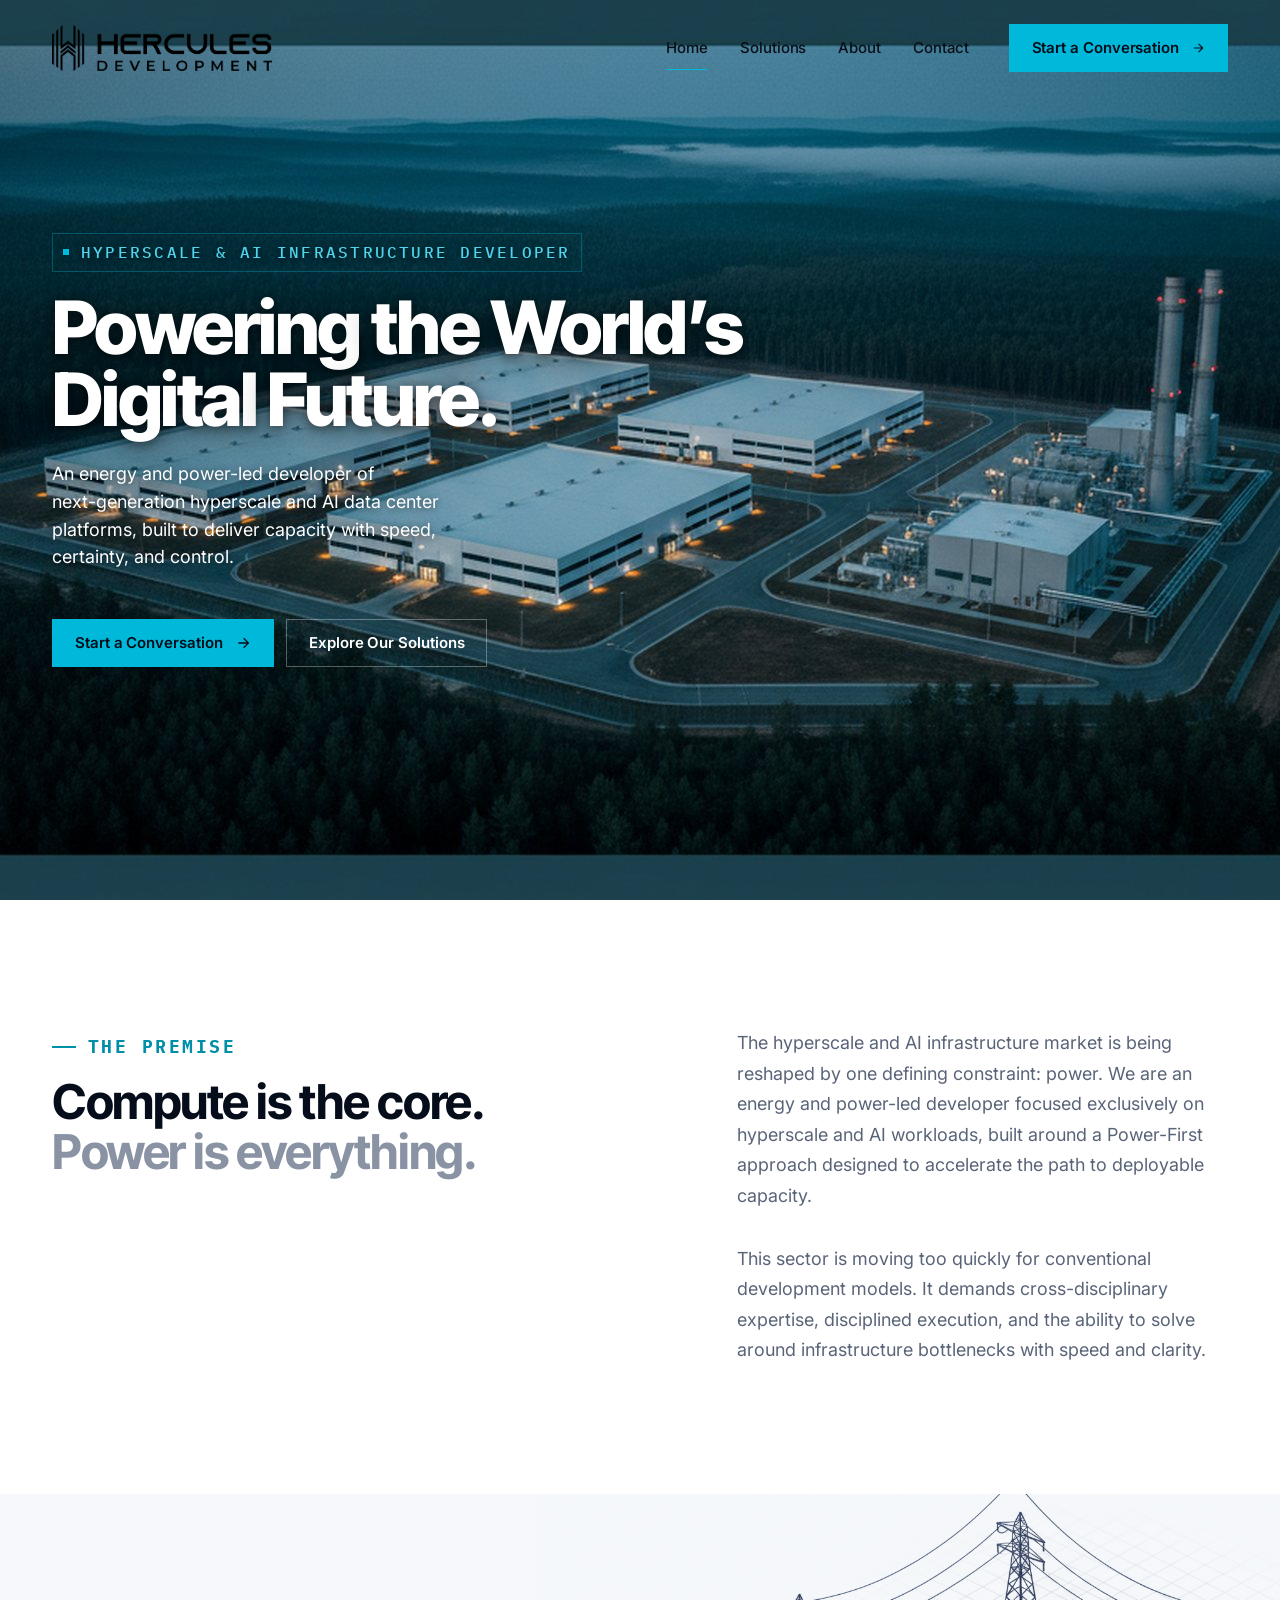
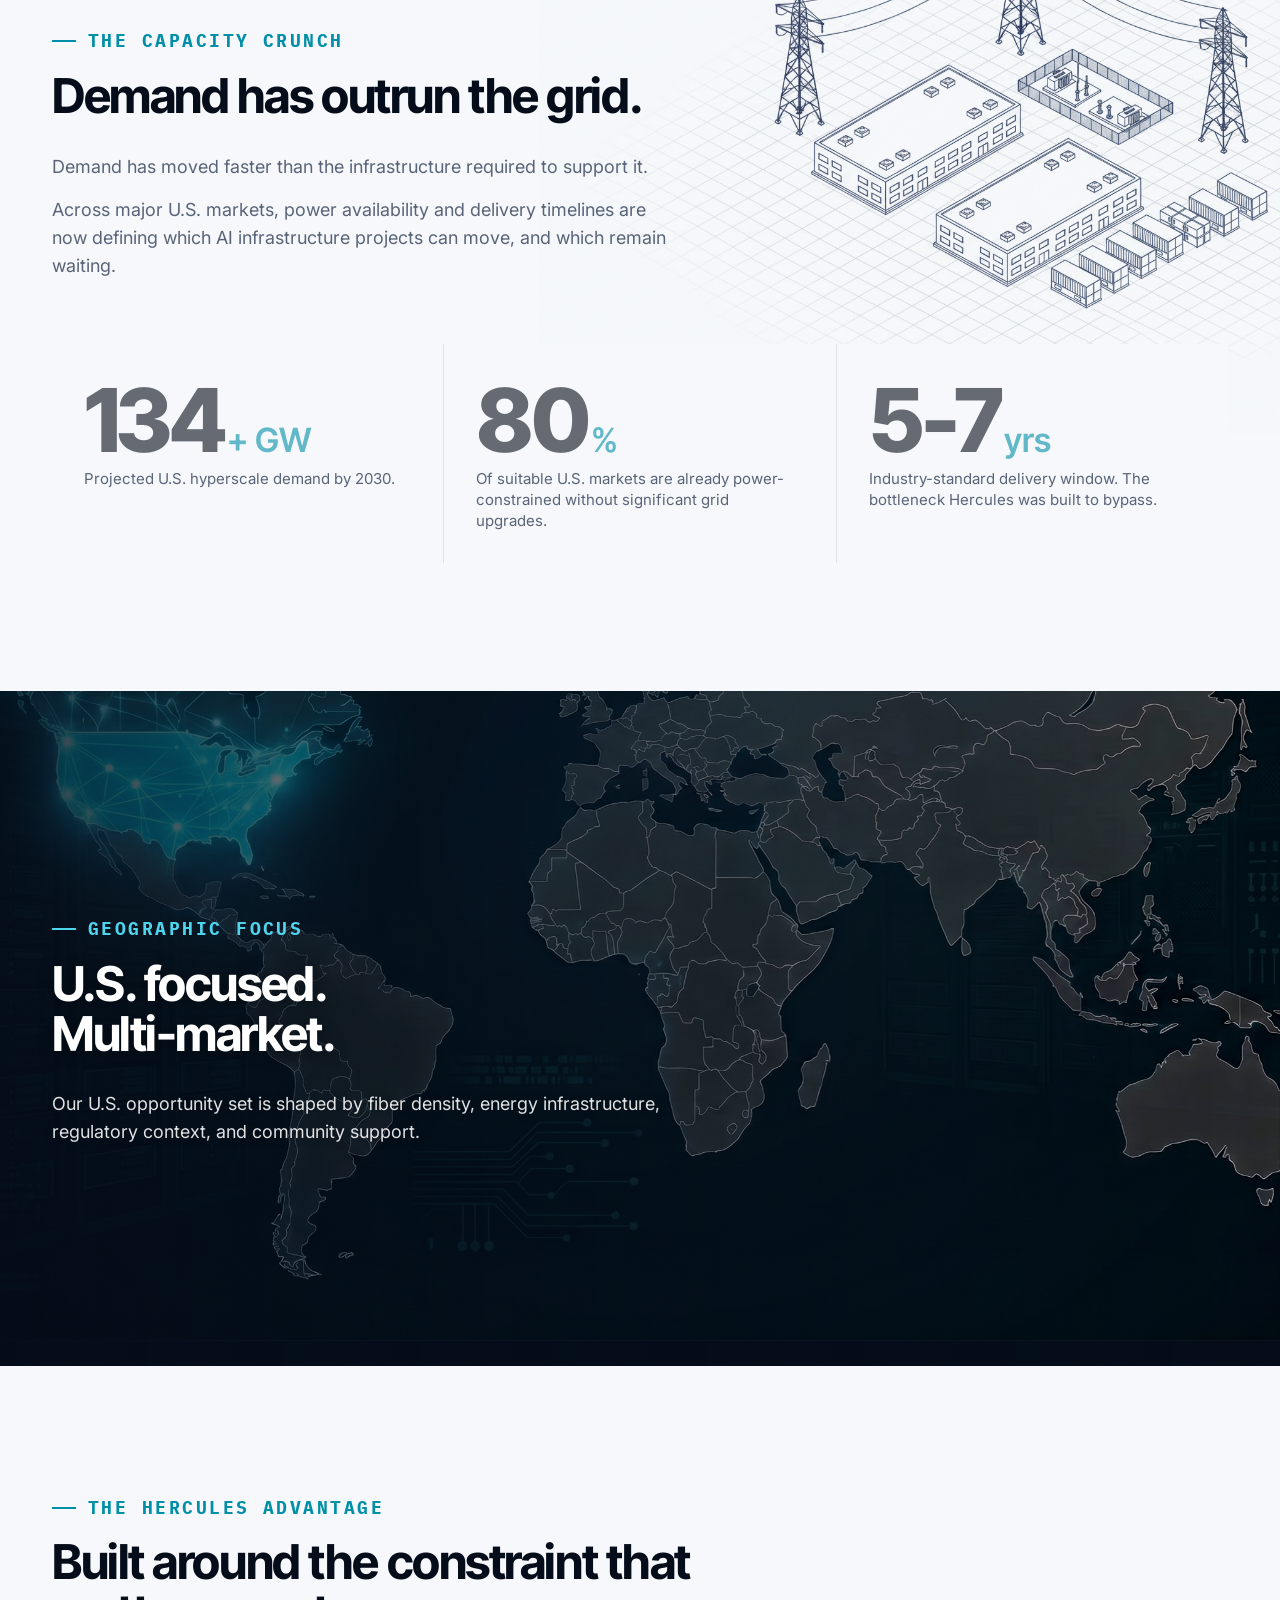
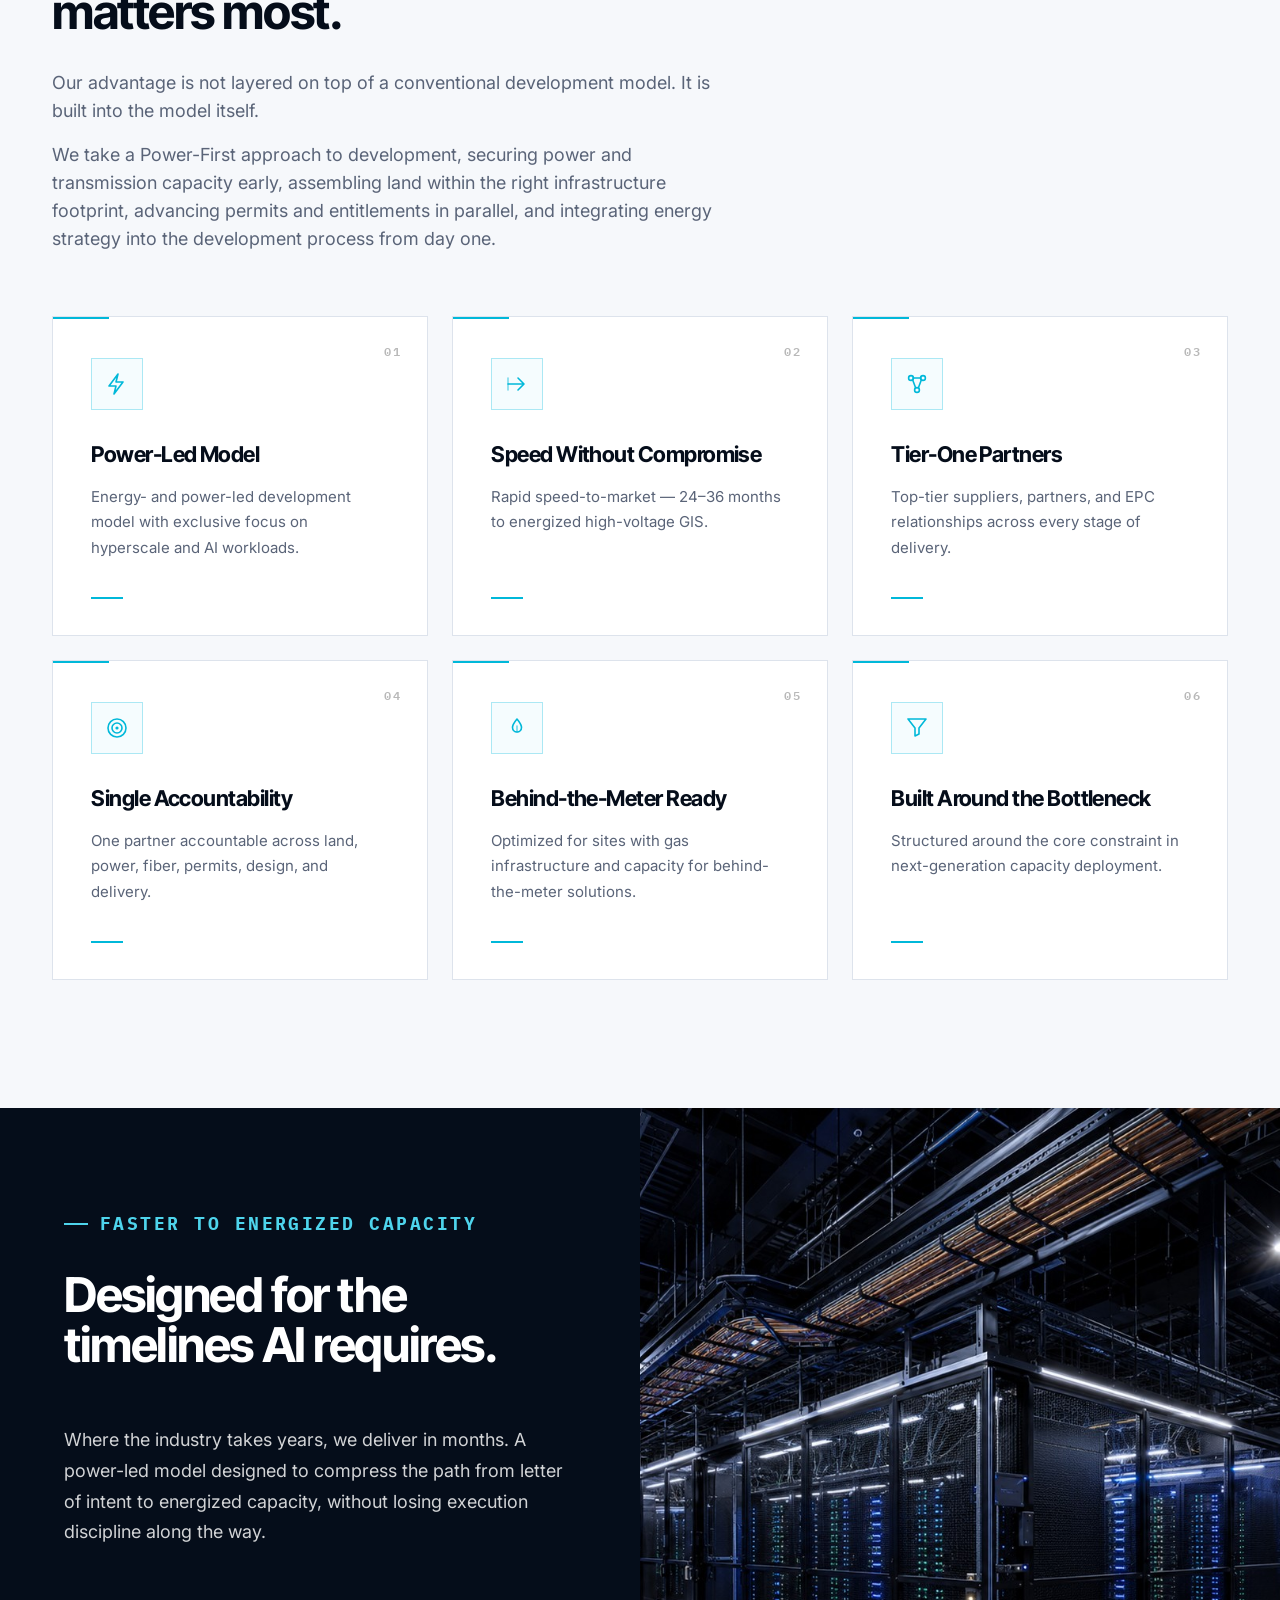
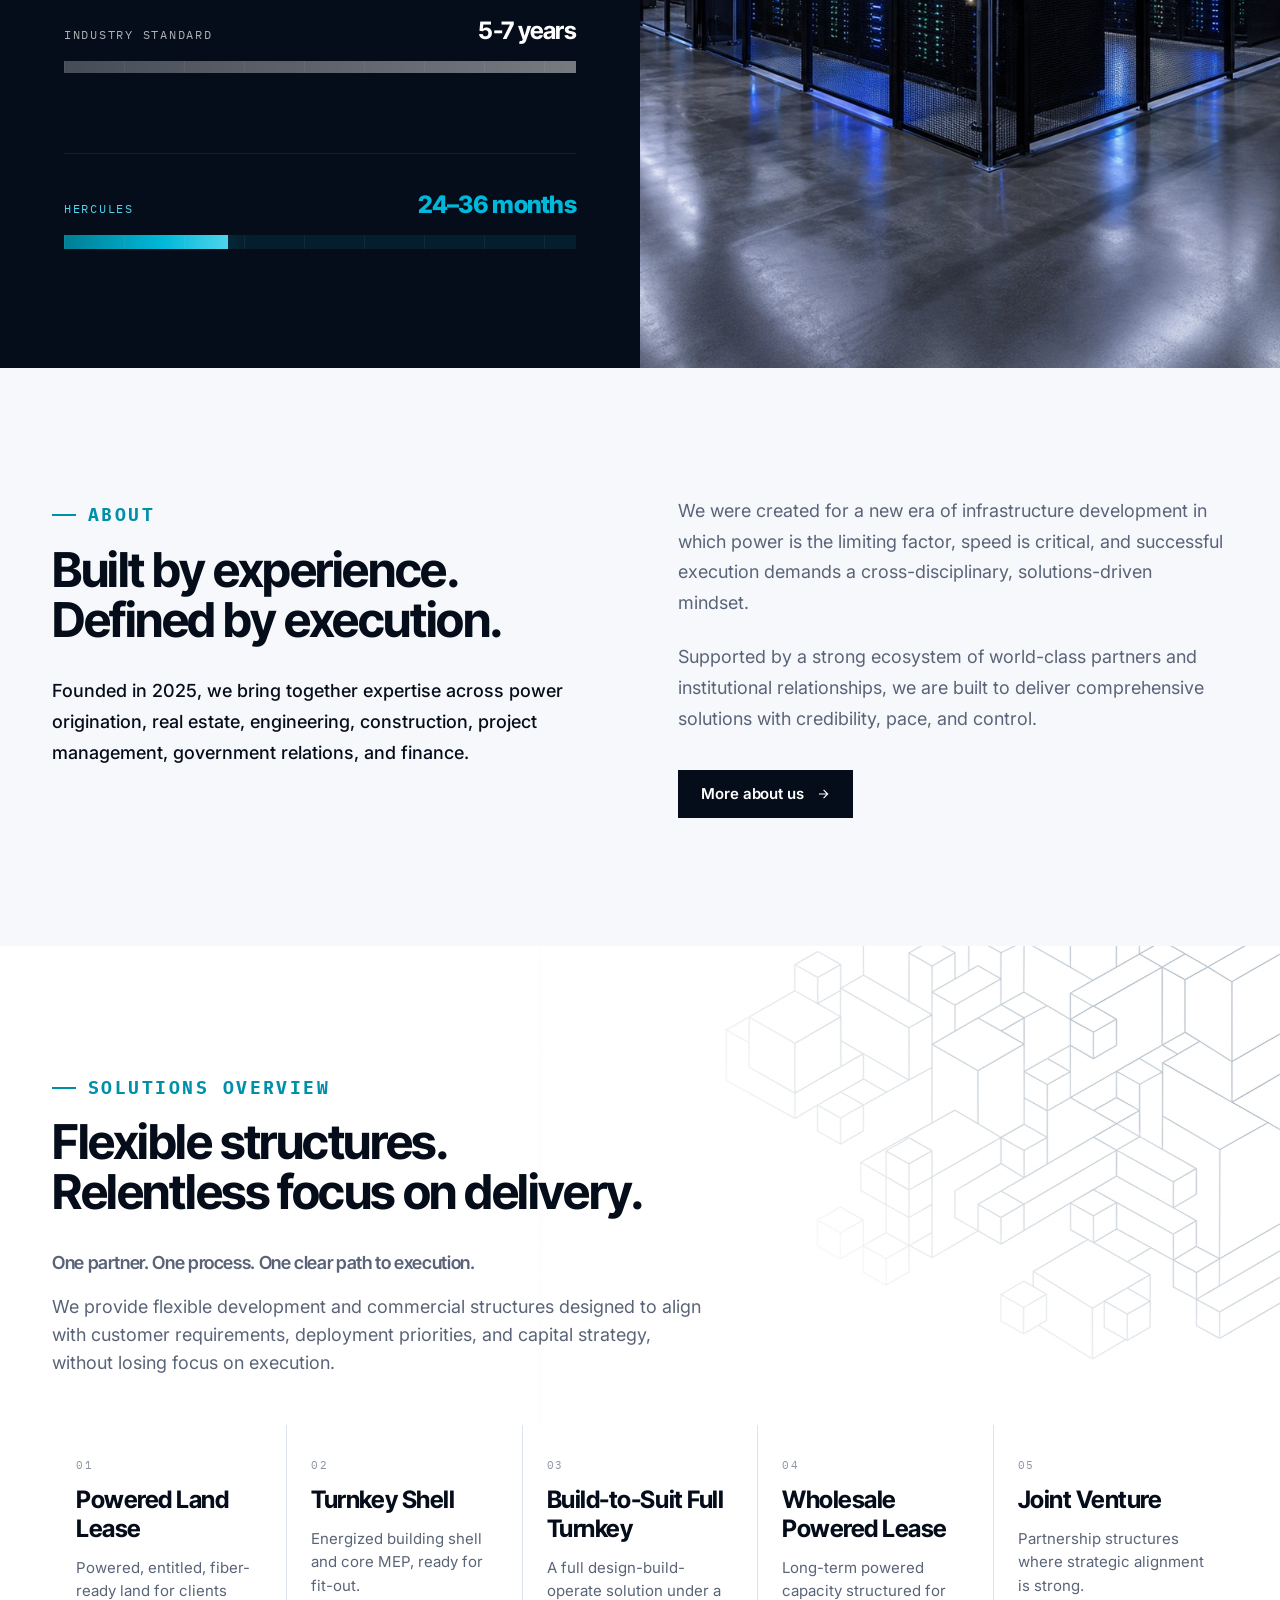
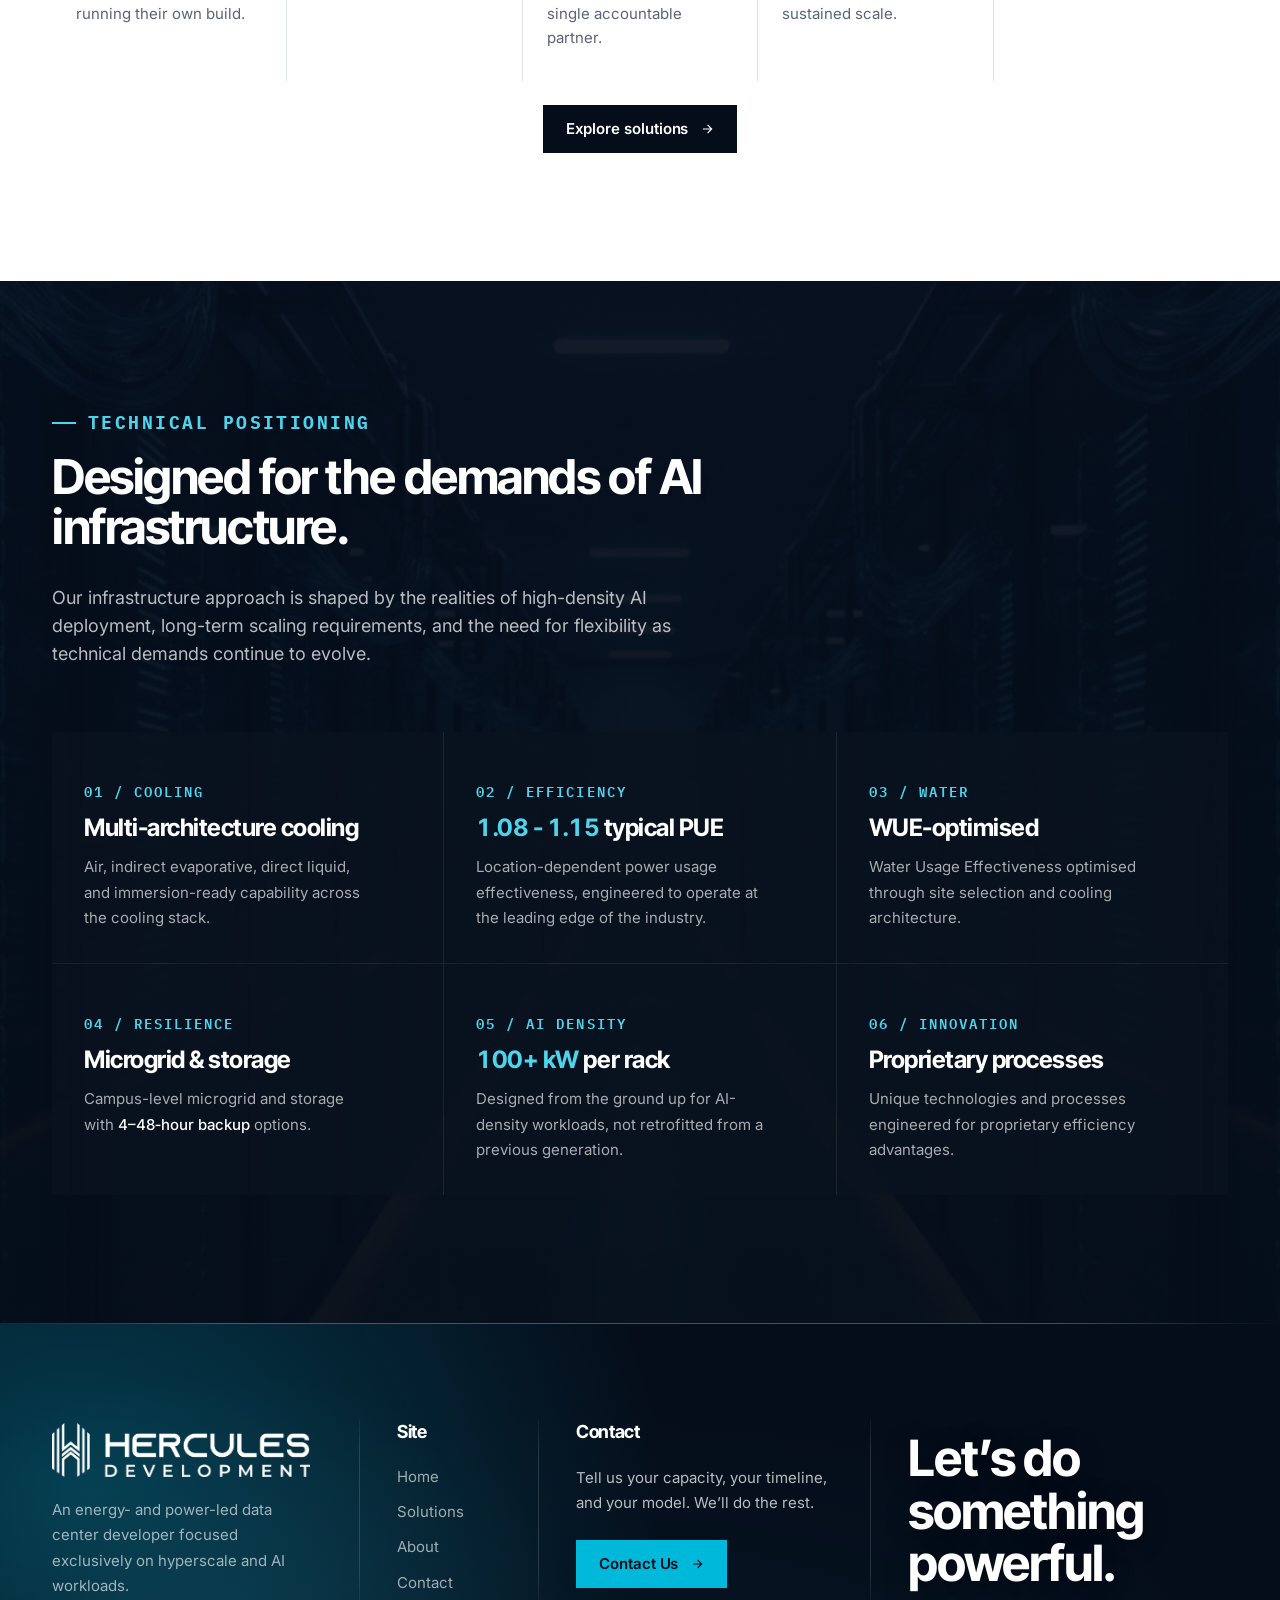
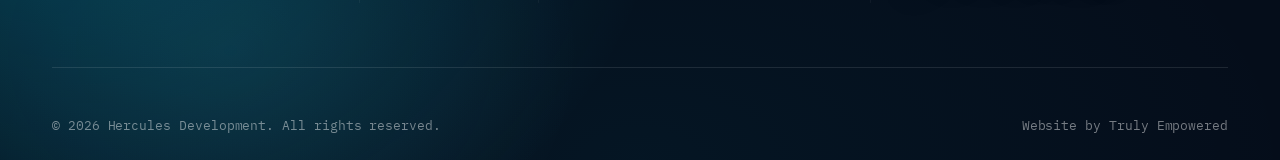
<file: index.html>
<!doctype html>
<html lang="en">
<head>
  <meta charset="utf-8">
  <meta name="viewport" content="width=device-width,initial-scale=1">
  <title>Hercules Development — Powering the World&rsquo;s Digital Future</title>
  <meta name="description" content="An energy and power-led data center developer focused exclusively on hyperscale and AI workloads. Built for speed, certainty, and execution.">
  <link rel="icon" type="image/svg+xml" href="images/favicon.svg">
  <link rel="icon" type="image/x-icon" href="/favicon.ico">
  <link rel="apple-touch-icon" href="/apple-touch-icon.png">
  <link rel="preconnect" href="https://fonts.googleapis.com">
  <link rel="preconnect" href="https://fonts.gstatic.com" crossorigin>
  <link rel="stylesheet" href="https://fonts.googleapis.com/css2?family=Inter+Tight:wght@500;600;700;800;900&family=Inter:wght@400;500;600;700&family=IBM+Plex+Mono:wght@400;500;600&display=swap">
  <link rel="stylesheet" href="css/app.css">
</head>
<body class="page-home">

<!-- nav -->
<header class="nav nav--floating">
  <div class="frame nav__inner">
    <a href="index.html" class="nav__brand" aria-label="Hercules Development home">
      <img src="images/logo/hercules-logo-full-white.png" alt="Hercules Development">
    </a>
    <nav class="nav__links" aria-label="Primary">
      <a href="index.html" class="nav__link" aria-current="page">Home</a>
      <a href="solutions.html" class="nav__link">Solutions</a>
      <a href="about.html" class="nav__link">About</a>
      <a href="contact.html" class="nav__link">Contact</a>
      <a href="contact.html" class="btn btn--primary nav__cta">Start a Conversation<svg class="btn__arrow" width="14" height="14" viewBox="0 0 24 24" fill="none" stroke="currentColor" stroke-width="2"><path d="M5 12h14M13 5l7 7-7 7"/></svg></a>
    </nav>
    <button class="nav-toggle" aria-expanded="false" aria-controls="mobile-drawer" aria-label="Open menu">
      <span></span><span></span><span></span>
    </button>
  </div>
</header>

<div class="nav-mobile" id="mobile-drawer" aria-hidden="true">
  <a href="index.html">Home</a>
  <a href="solutions.html">Solutions</a>
  <a href="about.html">About</a>
  <a href="contact.html">Contact</a>
</div>

<main id="main">

  <!-- hero -->
  <section class="hero">
    <div class="hero__media">
      <video src="video/video.mp4" poster="images/hero-campus.jpg" muted autoplay loop playsinline preload="metadata" aria-hidden="true"></video>
    </div>
    <div class="frame hero__inner">
      <div>
        <span class="tag reveal reveal--up">Hyperscale & AI Infrastructure Developer</span>
        <h1 class="hero__heading">Powering the World&rsquo;s<br>Digital Future.</h1>
        <p class="hero__sub">An energy and power-led developer of next-generation hyperscale and AI data center platforms, built to deliver capacity with speed, certainty, and control.</p>
        <div class="hero__actions">
          <a href="contact.html" class="btn btn--primary hero__cta hero__cta--left">Start a Conversation<svg class="btn__arrow" width="16" height="16" viewBox="0 0 24 24" fill="none" stroke="currentColor" stroke-width="2"><path d="M5 12h14M13 5l7 7-7 7"/></svg></a>
          <a href="solutions.html" class="btn btn--ghost hero__cta hero__cta--right">Explore Our Solutions</a>
        </div>
      </div>
    </div>
  </section>

  <!-- statement -->
  <section class="frame statement">
    <div class="reveal reveal--left">
      <span class="eyebrow">The Premise</span>
      <h2>Compute is the core. <span class="h2-mute"><br>Power is everything.</span></h2>
      
    </div>
    <div class="statement__body reveal reveal--right">
      <p>The hyperscale and AI infrastructure market is being reshaped by one defining constraint: power.
We are an energy and power-led developer focused exclusively on hyperscale and AI workloads, built around a Power-First approach designed to accelerate the path to deployable capacity.
<p>This sector is moving too quickly for conventional development models. It demands cross-disciplinary expertise, disciplined execution, and the ability to solve around infrastructure bottlenecks with speed and clarity.
</p>
    </div>
  </section>

  <!-- capacity crunch -->
  <section class="stage stage--paper2 capacity-section">
    <div class="capacity-section__pattern" aria-hidden="true"></div>
    <div class="frame">
      <div class="capacity-split">
        <div class="capacity-split__copy reveal reveal--left">
          <span class="eyebrow">The Capacity Crunch</span>
          <h2>Demand has outrun the grid.</h2>
          <p class="lede">Demand has moved faster than the infrastructure required to support it. </p>
          <p class="lede">Across major U.S. markets, power availability and delivery timelines are now defining which AI infrastructure projects can move, and which remain waiting.</p>
        </div>
        <div class="capacity-stats stagger stagger--up">
          <div class="capacity-stats__row">
            <div class="megastat__num" data-target="134" data-suffix="<sup>+ GW</sup>">134<sup>+ GW</sup></div>
            <div class="megastat__lbl">Projected U.S. hyperscale demand by 2030.</div>
          </div>
          <div class="capacity-stats__row">
            <div class="megastat__num" data-target="80" data-suffix="<sup>%</sup>">80<sup>%</sup></div>
            <div class="megastat__lbl">Of suitable U.S. markets are already power-constrained without significant grid upgrades.</div>
          </div>
          <div class="capacity-stats__row">
            <div class="megastat__num" data-target="7" data-prefix="5-" data-suffix="<sup>yrs</sup>">5-7<sup>yrs</sup></div>
            <div class="megastat__lbl">Industry-standard delivery window. The bottleneck Hercules was built to bypass.</div>
          </div>
        </div>
      </div>
    </div>
  </section>

  <!-- US-focused, multi-market — map with overlaid heading + parallax -->
  <section class="map-section">
    <figure class="worldmap worldmap--hero" aria-label="Stylised map indicating United States geographic focus">
      <img class="worldmap__base" src="images/us-map.jpg" alt="" aria-hidden="true" data-parallax data-parallax-range="320">
      <div class="worldmap__overlay">
        <div class="frame">
          <div class="worldmap__copy reveal reveal--up">
            <span class="eyebrow eyebrow--inv">Geographic Focus</span>
            <h2>U.S. focused.<br>Multi-market.</h2>
            <p class="lede">Our U.S. opportunity set is shaped by fiber density, energy infrastructure, regulatory context, and community support.</p>
          </div>
        </div>
      </div>
    </figure>
  </section>

  <!-- The Hercules Advantage -->
  <section class="stage stage--paper2 advantage-section">
    <div class="frame">
      <div class="h-stack reveal reveal--up advantage-section__head">
        <span class="eyebrow">The Hercules Advantage</span>
        <h2>Built around the constraint that matters most.</h2>
        <p class="lede">Our advantage is not layered on top of a conventional development model. It is built into the model itself.</p>
        <p class="lede">We take a Power-First approach to development, securing power and transmission capacity early, assembling land within the right infrastructure footprint, advancing permits and entitlements in parallel, and integrating energy strategy into the development process from day one.</p>
      </div>
      <div class="advantage stagger stagger--up">
        <article class="advantage__cell" data-num="01">
          <span class="advantage__icon" aria-hidden="true">
            <svg viewBox="0 0 24 24" fill="none" stroke="currentColor" stroke-width="1.6" stroke-linecap="round" stroke-linejoin="round"><path d="M13 2 4 14h7l-2 8 9-12h-7l2-8z"/></svg>
          </span>
          <h3 class="advantage__title">Power-Led Model</h3>
          <p class="advantage__text">Energy- and power-led development model with exclusive focus on hyperscale and AI workloads.</p>
          <span class="advantage__rule" aria-hidden="true"></span>
        </article>
        <article class="advantage__cell" data-num="02">
          <span class="advantage__icon" aria-hidden="true">
            <svg viewBox="0 0 24 24" fill="none" stroke="currentColor" stroke-width="1.6" stroke-linecap="round" stroke-linejoin="round"><path d="M3 12h14M13 6l6 6-6 6"/><path d="M3 6v12" opacity="0.5"/></svg>
          </span>
          <h3 class="advantage__title">Speed Without Compromise</h3>
          <p class="advantage__text">Rapid speed-to-market &mdash; 24&ndash;36 months to energized high-voltage GIS.</p>
          <span class="advantage__rule" aria-hidden="true"></span>
        </article>
        <article class="advantage__cell" data-num="03">
          <span class="advantage__icon" aria-hidden="true">
            <svg viewBox="0 0 24 24" fill="none" stroke="currentColor" stroke-width="1.6" stroke-linecap="round" stroke-linejoin="round"><circle cx="6" cy="6" r="2.4"/><circle cx="18" cy="6" r="2.4"/><circle cx="12" cy="18" r="2.4"/><path d="M7.5 7.5l3 8M16.5 7.5l-3 8M8 6h8"/></svg>
          </span>
          <h3 class="advantage__title">Tier-One Partners</h3>
          <p class="advantage__text">Top-tier suppliers, partners, and EPC relationships across every stage of delivery.</p>
          <span class="advantage__rule" aria-hidden="true"></span>
        </article>
        <article class="advantage__cell" data-num="04">
          <span class="advantage__icon" aria-hidden="true">
            <svg viewBox="0 0 24 24" fill="none" stroke="currentColor" stroke-width="1.6" stroke-linecap="round" stroke-linejoin="round"><circle cx="12" cy="12" r="9"/><circle cx="12" cy="12" r="5"/><circle cx="12" cy="12" r="1.6" fill="currentColor" stroke="none"/></svg>
          </span>
          <h3 class="advantage__title">Single Accountability</h3>
          <p class="advantage__text">One partner accountable across land, power, fiber, permits, design, and delivery.</p>
          <span class="advantage__rule" aria-hidden="true"></span>
        </article>
        <article class="advantage__cell" data-num="05">
          <span class="advantage__icon" aria-hidden="true">
            <svg viewBox="0 0 24 24" fill="none" stroke="currentColor" stroke-width="1.6" stroke-linecap="round" stroke-linejoin="round"><path d="M12 3c2.5 3 4.5 5.5 4.5 8.5a4.5 4.5 0 1 1-9 0c0-3 2-5.5 4.5-8.5z"/><path d="M12 10v6" opacity="0.55"/></svg>
          </span>
          <h3 class="advantage__title">Behind-the-Meter Ready</h3>
          <p class="advantage__text">Optimized for sites with gas infrastructure and capacity for behind-the-meter solutions.</p>
          <span class="advantage__rule" aria-hidden="true"></span>
        </article>
        <article class="advantage__cell" data-num="06">
          <span class="advantage__icon" aria-hidden="true">
            <svg viewBox="0 0 24 24" fill="none" stroke="currentColor" stroke-width="1.6" stroke-linecap="round" stroke-linejoin="round"><path d="M3 3h18l-7 9v6l-4 2v-8L3 3z"/></svg>
          </span>
          <h3 class="advantage__title">Built Around the Bottleneck</h3>
          <p class="advantage__text">Structured around the core constraint in next-generation capacity deployment.</p>
          <span class="advantage__rule" aria-hidden="true"></span>
        </article>
      </div>
    </div>
  </section>

  <!-- From LOI to Energized — text left, full-bleed interior image right -->
  <section class="speed-section">
    <div class="speed-section__grid">
      <div class="speed-section__text reveal reveal--left">
        <span class="eyebrow eyebrow--inv">Faster to Energized Capacity</span>
        <h2>Designed for the timelines AI requires.</h2>
        <p class="lede">Where the industry takes years, we deliver in months. A power-led model designed to compress the path from letter of intent to energized capacity, without losing execution discipline along the way.</p>
        <div class="compare compare--stacked" aria-label="Speed comparison">
          <div class="compare__row">
            <div class="compare__row-head">
              <span class="compare__label">Industry standard</span>
              <span class="compare__val">5-7 years</span>
            </div>
            <div class="compare__bar" style="--fill: 100%"><div class="compare__fill"></div></div>
          </div>
          <div class="compare__row compare__row--us">
            <div class="compare__row-head">
              <span class="compare__label">Hercules</span>
              <span class="compare__val">24&ndash;36 months</span>
            </div>
            <div class="compare__bar" style="--fill: 32%"><div class="compare__fill"></div></div>
          </div>
        </div>
      </div>
      <div class="speed-section__media reveal reveal--right">
        <img src="images/hcinterior.jpg" alt="">
      </div>
    </div>
  </section>

  <!-- About preview — light section, centred text, no image -->
  <section class="stage stage--paper2 about-section--split">
    <div class="frame">
      <div class="about-split">
        <div class="about-split__left reveal reveal--left">
          <span class="eyebrow">About</span>
          <h2>Built by experience. Defined by execution.</h2>
          <p class="lede">Founded in 2025, we bring together expertise across power origination, real estate, engineering, construction, project management, government relations, and finance.</p>
        </div>
        <div class="about-split__right reveal reveal--right">
          <p>We were created for a new era of infrastructure development in which power is the limiting factor, speed is critical, and successful execution demands a cross-disciplinary, solutions-driven mindset.</p>
          <p>Supported by a strong ecosystem of world-class partners and institutional relationships, we are built to deliver comprehensive solutions with credibility, pace, and control.</p>
          <a href="about.html" class="btn btn--ink about-split__cta">More about us<svg class="btn__arrow" width="14" height="14" viewBox="0 0 24 24" fill="none" stroke="currentColor" stroke-width="2"><path d="M5 12h14M13 5l7 7-7 7"/></svg></a>
        </div>
      </div>
    </div>
  </section>

  <!-- solutions overview -->
  <section class="stage solutions-section">
    <div class="solutions-section__pattern" aria-hidden="true"></div>
    <div class="frame">
      <div class="h-stack reveal reveal--right">
        <span class="eyebrow">Solutions Overview</span>
        <h2>Flexible structures.<br> Relentless focus on delivery.</h2>
        <p class="lede closing-line reveal reveal--up">One partner. One process. One clear path to execution.</p>
        <p class="lede">We provide flexible development and commercial structures designed to align with customer requirements, deployment priorities, and capital strategy, without losing focus on execution.</p>
      </div>
      <div class="options stagger stagger--up">
        <article class="option">
          <span class="option__num">1</span>
          <h3 class="option__title">Powered Land Lease</h3>
          <p class="option__text">Powered, entitled, fiber-ready land for clients running their own build.</p>
        </article>
        <article class="option">
          <span class="option__num">2</span>
          <h3 class="option__title">Turnkey Shell</h3>
          <p class="option__text">Energized building shell and core MEP, ready for fit-out.</p>
        </article>
        <article class="option">
          <span class="option__num">3</span>
          <h3 class="option__title">Build-to-Suit Full Turnkey</h3>
          <p class="option__text">A full design-build-operate solution under a single accountable partner.</p>
        </article>
        <article class="option">
          <span class="option__num">4</span>
          <h3 class="option__title">Wholesale Powered Lease</h3>
          <p class="option__text">Long-term powered capacity structured for sustained scale.</p>
        </article>
        <article class="option">
          <span class="option__num">5</span>
          <h3 class="option__title">Joint Venture</h3>
          <p class="option__text">Partnership structures where strategic alignment is strong.</p>
        </article>
      </div>
      <div class="reveal reveal--up cta-center">
        <a href="solutions.html" class="btn btn--ink">Explore solutions<svg class="btn__arrow" width="14" height="14" viewBox="0 0 24 24" fill="none" stroke="currentColor" stroke-width="2"><path d="M5 12h14M13 5l7 7-7 7"/></svg></a>
      </div>
    </div>
  </section>

  <!-- technical positioning -->
  <section class="stage stage--inv" style="background-image: linear-gradient(rgba(5,13,26,0.94), rgba(5,13,26,0.97)), url('images/racks-detail.jpg'); background-size: cover; background-position: center;">
    <div class="frame">
      <div class="h-stack reveal reveal--left">
        <span class="eyebrow eyebrow--inv">Technical Positioning</span>
        <h2>Designed for the demands of AI infrastructure.</h2>
        <p class="lede" style="color: rgba(255,255,255,0.72)">Our infrastructure approach is shaped by the realities of high-density AI deployment, long-term scaling requirements, and the need for flexibility as technical demands continue to evolve.</p>
      </div>
      <ul class="tech-grid stagger stagger--up">
        <li class="tech-card">
          <span class="tech-card__index">01 / Cooling</span>
          <h3 class="tech-card__label">Multi-architecture cooling</h3>
          <p class="tech-card__body">Air, indirect evaporative, direct liquid, and immersion-ready capability across the cooling stack.</p>
        </li>
        <li class="tech-card">
          <span class="tech-card__index">02 / Efficiency</span>
          <h3 class="tech-card__label"><span class="tech-card__metric">1.08 - 1.15</span> typical PUE</h3>
          <p class="tech-card__body">Location-dependent power usage effectiveness, engineered to operate at the leading edge of the industry.</p>
        </li>
        <li class="tech-card">
          <span class="tech-card__index">03 / Water</span>
          <h3 class="tech-card__label">WUE-optimised</h3>
          <p class="tech-card__body">Water Usage Effectiveness optimised through site selection and cooling architecture.</p>
        </li>
        <li class="tech-card">
          <span class="tech-card__index">04 / Resilience</span>
          <h3 class="tech-card__label">Microgrid &amp; storage</h3>
          <p class="tech-card__body">Campus-level microgrid and storage with <span class="tech-card__inline">4&ndash;48&#8209;hour backup</span> options.</p>
        </li>
        <li class="tech-card">
          <span class="tech-card__index">05 / AI Density</span>
          <h3 class="tech-card__label"><span class="tech-card__metric">100+ kW</span> per rack</h3>
          <p class="tech-card__body">Designed from the ground up for AI-density workloads, not retrofitted from a previous generation.</p>
        </li>
        <li class="tech-card">
          <span class="tech-card__index">06 / Innovation</span>
          <h3 class="tech-card__label">Proprietary processes</h3>
          <p class="tech-card__body">Unique technologies and processes engineered for proprietary efficiency advantages.</p>
        </li>
      </ul>
    </div>
  </section>

</main>

<!-- foot -->
<footer class="foot foot--4col">
  <div class="frame">
    <div class="foot__grid">
      <div class="foot__col foot__brand">
        <img src="images/logo/hercules-logo-full-white.png" alt="Hercules Development">
        <p>An energy- and power-led data center developer focused exclusively on hyperscale and AI workloads.</p>
      </div>
      <div class="foot__col foot__nav">
        <h4>Site</h4>
        <ul>
          <li><a href="index.html">Home</a></li>
          <li><a href="solutions.html">Solutions</a></li>
          <li><a href="about.html">About</a></li>
          <li><a href="contact.html">Contact</a></li>
        </ul>
      </div>
      <div class="foot__col foot__contact">
        <h4>Contact</h4>
        <p>Tell us your capacity, your timeline, and your model. We&rsquo;ll do the rest.</p>
        <a href="contact.html" class="btn btn--primary foot__cta-btn">Contact Us<svg class="btn__arrow" width="14" height="14" viewBox="0 0 24 24" fill="none" stroke="currentColor" stroke-width="2"><path d="M5 12h14M13 5l7 7-7 7"/></svg></a>
      </div>
      <div class="foot__col foot__statement">
        <p class="foot__statement-heading">Let&rsquo;s do something powerful.</p>
      </div>
    </div>
    <div class="foot__bottom">
      <span>&copy; <script>document.write(new Date().getFullYear())</script>&nbsp;Hercules Development. All rights reserved.</span>
      <a class="foot__credit" href="https://www.trulyempowered.com" target="_blank" rel="noopener noreferrer">Website by Truly Empowered</a>
    </div>
  </div>
</footer>

<script src="js/app.js"></script>
</body>
</html>
</file>
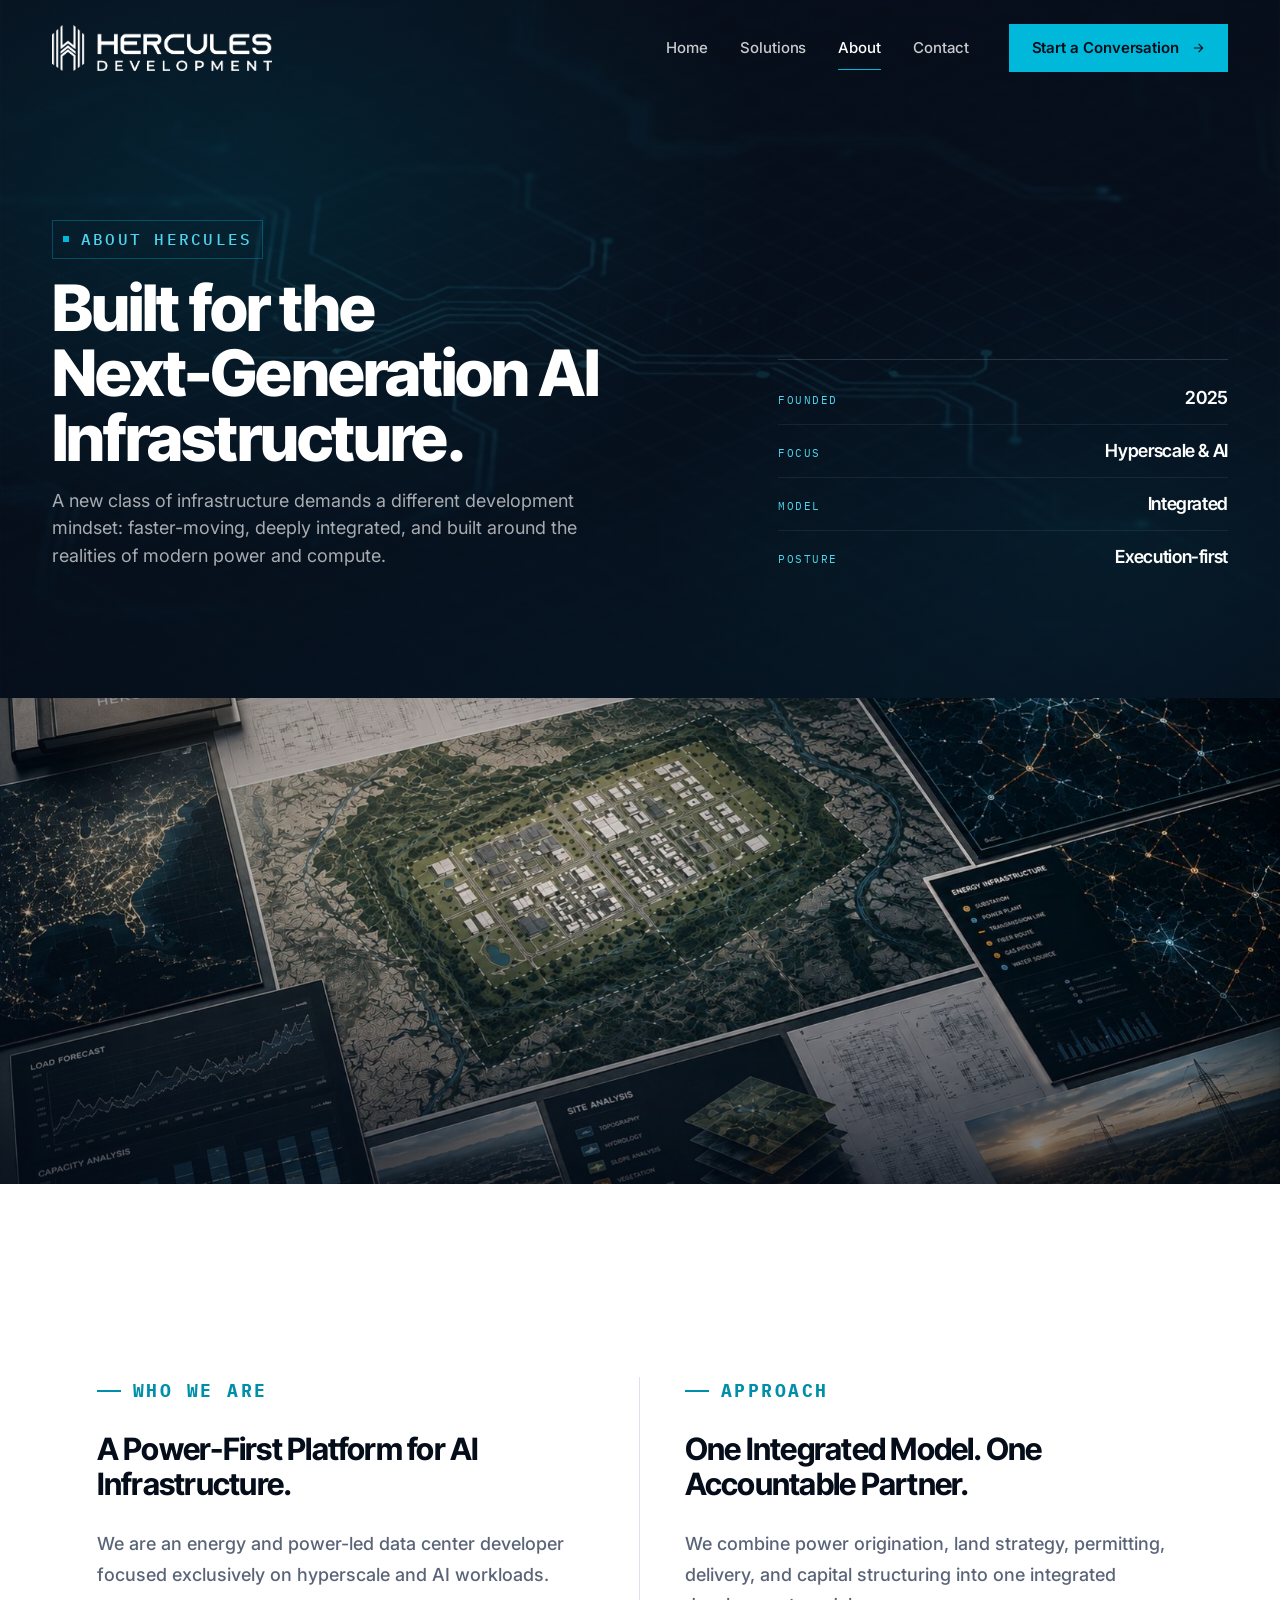
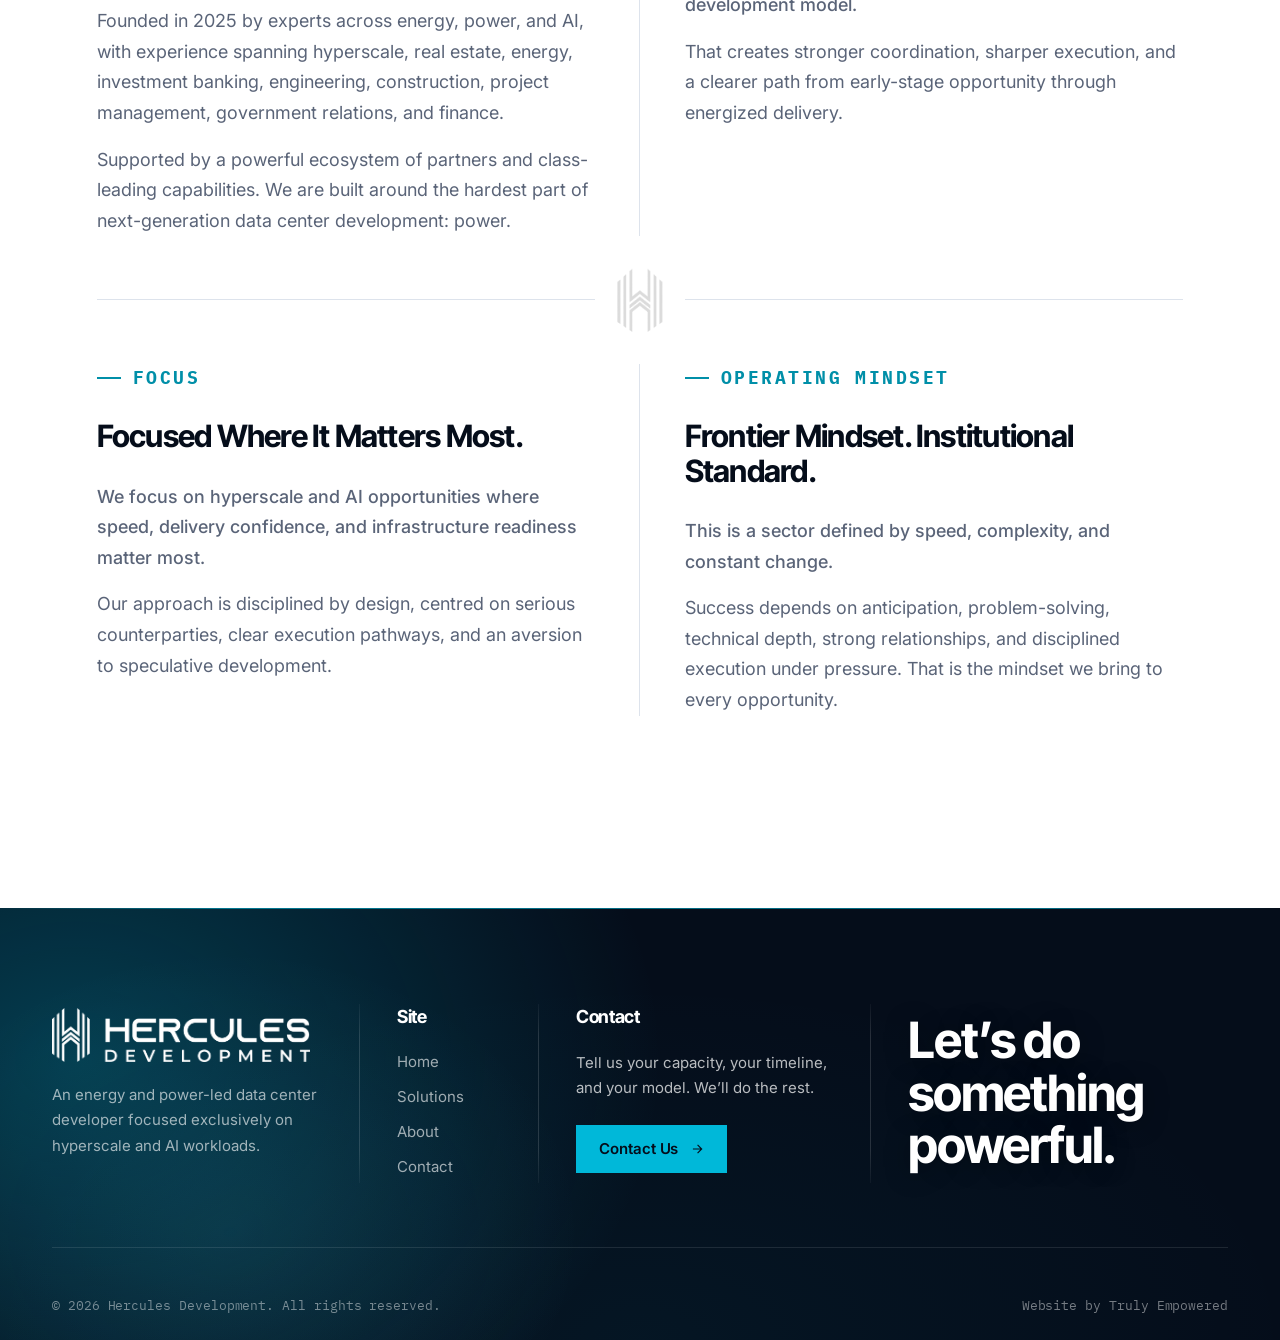
<file: about.html>
<!doctype html>
<html lang="en">
<head>
  <meta charset="utf-8">
  <meta name="viewport" content="width=device-width,initial-scale=1">
  <title>About — An Integrated Development Platform for the AI Infrastructure Era | Hercules Development</title>
  <meta name="description" content="An energy and power-led data center developer founded in 2025. One integrated model, one accountable partner, focused exclusively on hyperscale and AI workloads.">
  <link rel="icon" type="image/svg+xml" href="images/favicon.svg">
  <link rel="icon" type="image/x-icon" href="/favicon.ico">
  <link rel="apple-touch-icon" href="/apple-touch-icon.png">
  <link rel="preconnect" href="https://fonts.googleapis.com">
  <link rel="preconnect" href="https://fonts.gstatic.com" crossorigin>
  <link rel="stylesheet" href="https://fonts.googleapis.com/css2?family=Inter+Tight:wght@500;600;700;800;900&family=Inter:wght@400;500;600;700&family=IBM+Plex+Mono:wght@400;500;600&display=swap">
  <link rel="stylesheet" href="css/app.css">
</head>
<body>

<header class="nav nav--floating">
  <div class="frame nav__inner">
    <a href="index.html" class="nav__brand"><img src="images/logo/hercules-logo-full-white.png" alt="Hercules Development"></a>
    <nav class="nav__links">
      <a href="index.html" class="nav__link">Home</a>
      <a href="solutions.html" class="nav__link">Solutions</a>
      <a href="about.html" class="nav__link" aria-current="page">About</a>
      <a href="contact.html" class="nav__link">Contact</a>
      <a href="contact.html" class="btn btn--primary nav__cta">Start a Conversation<svg class="btn__arrow" width="14" height="14" viewBox="0 0 24 24" fill="none" stroke="currentColor" stroke-width="2"><path d="M5 12h14M13 5l7 7-7 7"/></svg></a>
    </nav>
    <button class="nav-toggle" aria-expanded="false" aria-controls="mobile-drawer" aria-label="Open menu"><span></span><span></span><span></span></button>
  </div>
</header>
<div class="nav-mobile" id="mobile-drawer" aria-hidden="true">
  <a href="index.html">Home</a><a href="solutions.html">Solutions</a><a href="about.html">About</a><a href="contact.html">Contact</a>
</div>

<main id="main">

  <!-- page header -->
  <section class="ph ph--media" style="background-image: linear-gradient(rgba(5,13,26,0.78), rgba(5,13,26,0.88)), url('images/abstract-grid.jpg'); background-size: cover; background-position: center;">
    <div class="frame ph__inner ph__inner--split">
      <div class="reveal reveal--left">
        <span class="tag">About Hercules</span>
        <h1>Built for the Next-Generation AI Infrastructure.</h1>
        <p class="ph__sub">A new class of infrastructure demands a different development mindset: faster-moving, deeply integrated, and built around the realities of modern power and compute.</p>
      </div>
      <aside class="ph__panel reveal reveal--right">
        <div class="ph__panel-row"><span class="ph__panel-key">Founded</span><span class="ph__panel-val">2025</span></div>
        <div class="ph__panel-row"><span class="ph__panel-key">Focus</span><span class="ph__panel-val">Hyperscale &amp; AI</span></div>
        <div class="ph__panel-row"><span class="ph__panel-key">Model</span><span class="ph__panel-val">Integrated</span></div>
        <div class="ph__panel-row"><span class="ph__panel-key">Posture</span><span class="ph__panel-val">Execution-first</span></div>
      </aside>
    </div>
  </section>

  <!-- image strip -->
  <section class="image-strip reveal reveal--scale" style="--strip-pos: center center">
    <img src="images/about-hero.jpg" alt="" data-parallax data-parallax-range="160">
    <div class="image-strip__overlay"></div>
  </section>

  <!-- About 2x2 grid (Who We Are / Approach / Focus / Operating Mindset) -->
  <section class="stage about-grid-section">
    <div class="frame">
      <div class="about-grid stagger stagger--up">
        <article class="about-cell">
          <span class="eyebrow">Who We Are</span>
          <h2 class="about-cell__title">A Power-First Platform for AI Infrastructure.</h2>
          <p class="lede about-cell__lede">We are an energy and power-led data center developer focused exclusively on hyperscale and AI workloads.</p>
          <p>Founded in 2025 by experts across energy, power, and AI, with experience spanning hyperscale, real estate, energy, investment banking, engineering, construction, project management, government relations, and finance.</p>
          <p>Supported by a powerful ecosystem of partners and class-leading capabilities. We are built around the hardest part of next-generation data center development: power.</p>
          <img class="about-grid__mark" src="images/logo/logo-grey.png" alt="" aria-hidden="true">
        </article>
        <article class="about-cell">
          <span class="eyebrow">Approach</span>
          <h2 class="about-cell__title">One Integrated Model. One Accountable Partner.</h2>
          <p class="lede about-cell__lede">We combine power origination, land strategy, permitting, delivery, and capital structuring into one integrated development model.</p>
          <p>That creates stronger coordination, sharper execution, and a clearer path from early-stage opportunity through energized delivery.</p>
        </article>
        <article class="about-cell">
          <span class="eyebrow">Focus</span>
          <h2 class="about-cell__title">Focused Where It Matters Most.</h2>
          <p class="lede about-cell__lede">We focus on hyperscale and AI opportunities where speed, delivery confidence, and infrastructure readiness matter most.</p>
          <p>Our approach is disciplined by design, centred on serious counterparties, clear execution pathways, and an aversion to speculative development.</p>
        </article>
        <article class="about-cell">
          <span class="eyebrow">Operating Mindset</span>
          <h2 class="about-cell__title">Frontier Mindset. Institutional Standard.</h2>
          <p class="lede about-cell__lede">This is a sector defined by speed, complexity, and constant change.</p>
          <p>Success depends on anticipation, problem-solving, technical depth, strong relationships, and disciplined execution under pressure. That is the mindset we bring to every opportunity.</p>
        </article>
      </div>
    </div>
  </section>

</main>

<footer class="foot foot--4col">
  <div class="frame">
    <div class="foot__grid">
      <div class="foot__col foot__brand">
        <img src="images/logo/hercules-logo-full-white.png" alt="Hercules Development">
        <p>An energy and power-led data center developer focused exclusively on hyperscale and AI workloads.</p>
      </div>
      <div class="foot__col foot__nav">
        <h4>Site</h4>
        <ul>
          <li><a href="index.html">Home</a></li>
          <li><a href="solutions.html">Solutions</a></li>
          <li><a href="about.html">About</a></li>
          <li><a href="contact.html">Contact</a></li>
        </ul>
      </div>
      <div class="foot__col foot__contact">
        <h4>Contact</h4>
        <p>Tell us your capacity, your timeline, and your model. We&rsquo;ll do the rest.</p>
        <a href="contact.html" class="btn btn--primary foot__cta-btn">Contact Us<svg class="btn__arrow" width="14" height="14" viewBox="0 0 24 24" fill="none" stroke="currentColor" stroke-width="2"><path d="M5 12h14M13 5l7 7-7 7"/></svg></a>
      </div>
      <div class="foot__col foot__statement">
        <p class="foot__statement-heading">Let&rsquo;s do something powerful.</p>
      </div>
    </div>
    <div class="foot__bottom">
      <span>&copy; <script>document.write(new Date().getFullYear())</script>&nbsp;Hercules Development. All rights reserved.</span>
      <a class="foot__credit" href="https://www.trulyempowered.com" target="_blank" rel="noopener noreferrer">Website by Truly Empowered</a>
    </div>
  </div>
</footer>

<script src="js/app.js"></script>
</body>
</html>
</file>
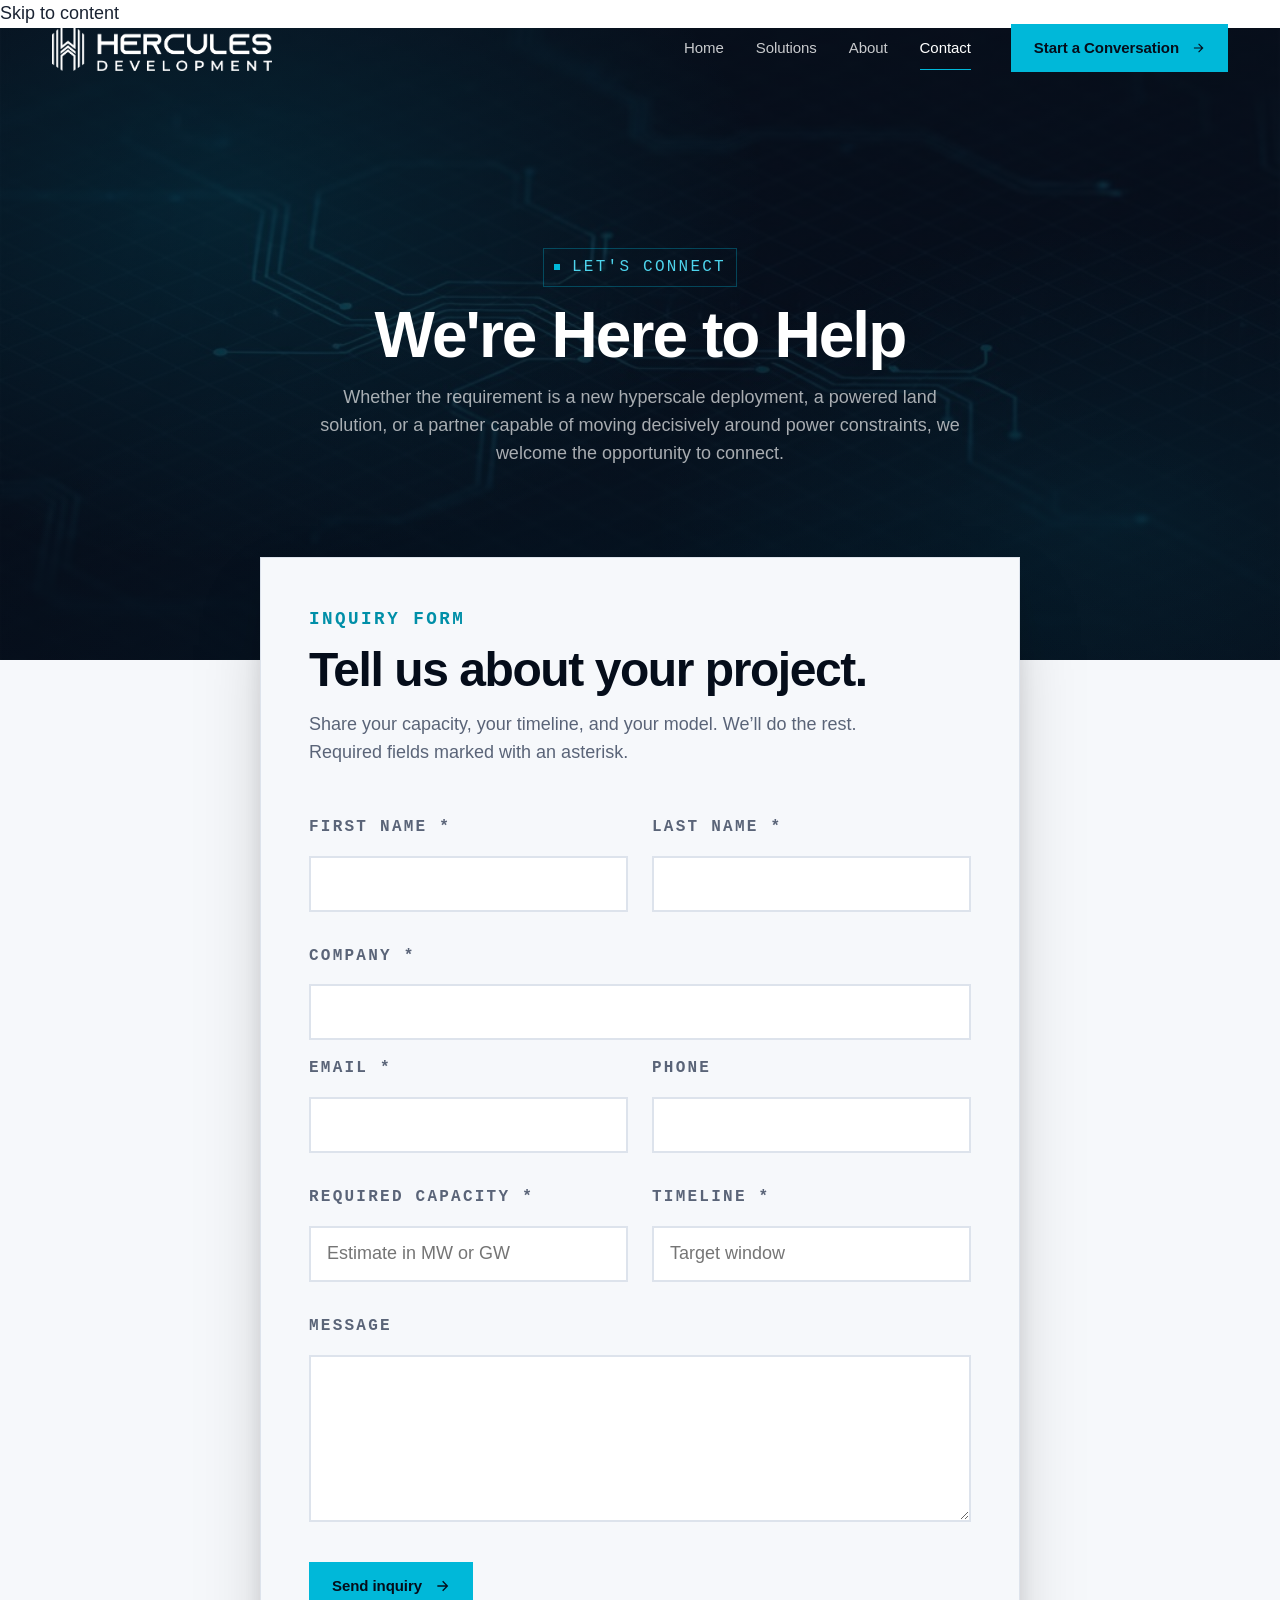
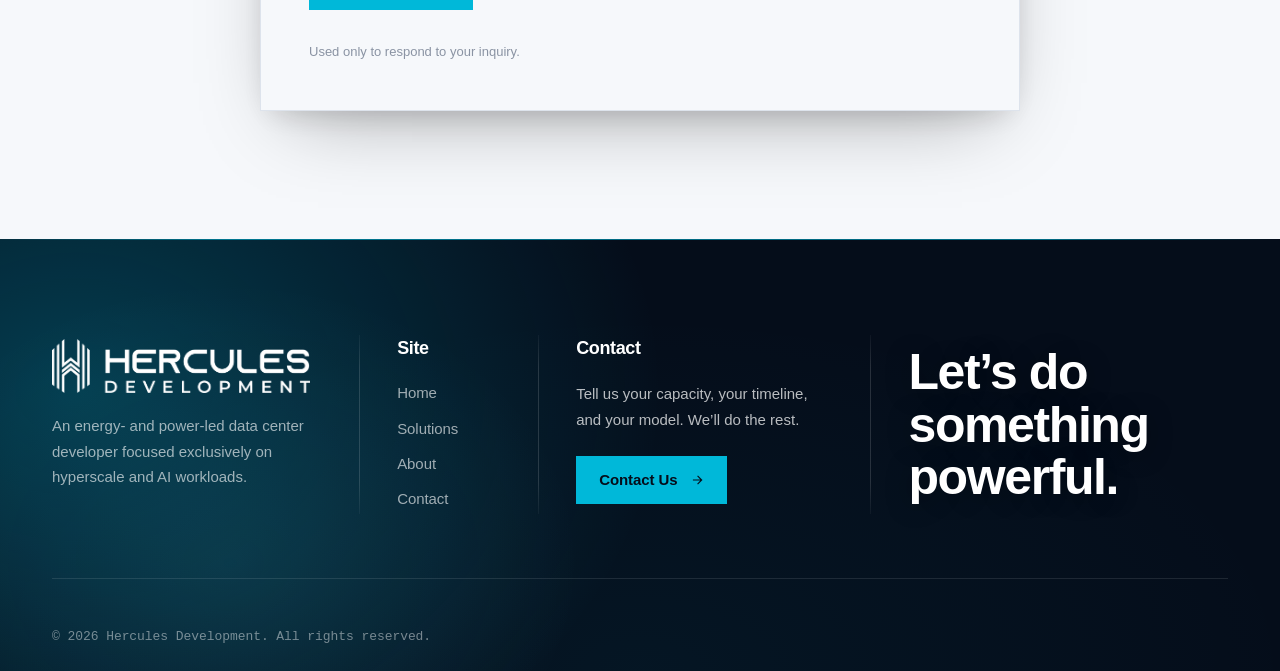
<file: contact.html>
<!doctype html>
<html lang="en">
<head>
  <meta charset="utf-8">
  <meta name="viewport" content="width=device-width,initial-scale=1">
  <title>Contact — Let&rsquo;s do something powerful | Hercules Development</title>
  <meta name="description" content="Start a conversation about a hyperscale deployment, a powered land solution, or a partner capable of moving decisively around power constraints.">
  <link rel="icon" type="image/png" href="images/logo.png">
  <link rel="preconnect" href="https://fonts.googleapis.com">
  <link rel="preconnect" href="https://fonts.gstatic.com" crossorigin>
  <link rel="stylesheet" href="css/app.css">
</head>
<body>

<a href="#main" class="skip">Skip to content</a>

<header class="nav nav--floating">
  <div class="frame nav__inner">
    <a href="index.html" class="nav__brand"><img src="images/logo/hercules-logo-full-white.png" alt="Hercules Development"></a>
    <nav class="nav__links">
      <a href="index.html" class="nav__link">Home</a>
      <a href="solutions.html" class="nav__link">Solutions</a>
      <a href="about.html" class="nav__link">About</a>
      <a href="contact.html" class="nav__link" aria-current="page">Contact</a>
      <a href="contact.html" class="btn btn--primary nav__cta">Start a Conversation<svg class="btn__arrow" width="14" height="14" viewBox="0 0 24 24" fill="none" stroke="currentColor" stroke-width="2"><path d="M5 12h14M13 5l7 7-7 7"/></svg></a>
    </nav>
    <button class="nav-toggle" aria-expanded="false" aria-controls="mobile-drawer" aria-label="Open menu"><span></span><span></span><span></span></button>
  </div>
</header>
<div class="nav-mobile" id="mobile-drawer" aria-hidden="true">
  <a href="index.html">Home</a><a href="solutions.html">Solutions</a><a href="about.html">About</a><a href="contact.html">Contact</a>
</div>

<main id="main">

  <!-- Page header — centered -->
  <section class="ph ph--media contact-ph contact-ph--centered" style="background-image: linear-gradient(rgba(5,13,26,0.78), rgba(5,13,26,0.88)), url('images/abstract-grid.jpg'); background-size: cover; background-position: center;">
    <div class="frame ph__inner ph__inner--centered">
      <div class="reveal">
        <span class="tag">Let's Connect</span>
        <h1>We're Here to Help</h1>
        <p class="ph__sub">Whether the requirement is a new hyperscale deployment, a powered land solution, or a partner capable of moving decisively around power constraints, we welcome the opportunity to connect.</p>
      </div>
    </div>
  </section>

  <!-- Inquiry form (encapsulated card, overlaps hero) -->
  <section class="stage contact-section contact-section--card">
    <div class="frame">
      <div class="contact-card reveal">
        <span class="eyebrow">Inquiry Form</span>
        <h2>Tell us about your project.</h2>
        <p class="lede contact-card__lede">Share your capacity, your timeline, and your model. We&rsquo;ll do the rest. Required fields marked with an asterisk.</p>

        <form class="form form--bold" action="https://editmy.site/api/form/hercules-development" method="POST">
          <input type="text" name="_hp" tabindex="-1" autocomplete="off" style="position:absolute;left:-9999px;opacity:0" aria-hidden="true">
          <input type="hidden" name="_t" value="">
          <input type="hidden" name="_page" value="">

          <div class="form__row">
            <div class="field">
              <label for="first_name">First name *</label>
              <input id="first_name" name="first_name" type="text" required>
            </div>
            <div class="field">
              <label for="last_name">Last name *</label>
              <input id="last_name" name="last_name" type="text" required>
            </div>
          </div>

          <div class="field field--full">
            <label for="company">Company *</label>
            <input id="company" name="company" type="text" required>
          </div>

          <div class="form__row">
            <div class="field">
              <label for="email">Email *</label>
              <input id="email" name="email" type="email" required>
            </div>
            <div class="field">
              <label for="phone">Phone</label>
              <input id="phone" name="phone" type="tel">
            </div>
          </div>

          <div class="form__row">
            <div class="field">
              <label for="capacity">Required capacity *</label>
              <input id="capacity" name="capacity" type="text" placeholder="Estimate in MW or GW" required>
            </div>
            <div class="field">
              <label for="timeline">Timeline *</label>
              <input id="timeline" name="timeline" type="text" placeholder="Target window" required>
            </div>
          </div>

          <div class="field field--full">
            <label for="message">Message</label>
            <textarea id="message" name="message" rows="5"></textarea>
          </div>

          <button type="submit" class="btn btn--primary contact-grid__submit">
            Send inquiry
            <svg class="btn__arrow" width="16" height="16" viewBox="0 0 24 24" fill="none" stroke="currentColor" stroke-width="2"><path d="M5 12h14M13 5l7 7-7 7"/></svg>
          </button>
          <p class="contact-grid__note">Used only to respond to your inquiry.</p>
        </form>
      </div>
    </div>
  </section>

</main>

<footer class="foot foot--4col">
  <div class="frame">
    <div class="foot__grid">
      <div class="foot__col foot__brand">
        <img src="images/logo/hercules-logo-full-white.png" alt="Hercules Development">
        <p>An energy- and power-led data center developer focused exclusively on hyperscale and AI workloads.</p>
      </div>
      <div class="foot__col foot__nav">
        <h4>Site</h4>
        <ul>
          <li><a href="index.html">Home</a></li>
          <li><a href="solutions.html">Solutions</a></li>
          <li><a href="about.html">About</a></li>
          <li><a href="contact.html">Contact</a></li>
        </ul>
      </div>
      <div class="foot__col foot__contact">
        <h4>Contact</h4>
        <p>Tell us your capacity, your timeline, and your model. We&rsquo;ll do the rest.</p>
        <a href="contact.html" class="btn btn--primary foot__cta-btn">Contact Us<svg class="btn__arrow" width="14" height="14" viewBox="0 0 24 24" fill="none" stroke="currentColor" stroke-width="2"><path d="M5 12h14M13 5l7 7-7 7"/></svg></a>
      </div>
      <div class="foot__col foot__statement">
        <p class="foot__statement-heading">Let&rsquo;s do something powerful.</p>
      </div>
    </div>
    <div class="foot__bottom">
      <span>&copy; <script>document.write(new Date().getFullYear())</script>&nbsp;Hercules Development. All rights reserved.</span>
    </div>
  </div>
</footer>

<script src="js/app.js"></script>
</body>
</html>
</file>
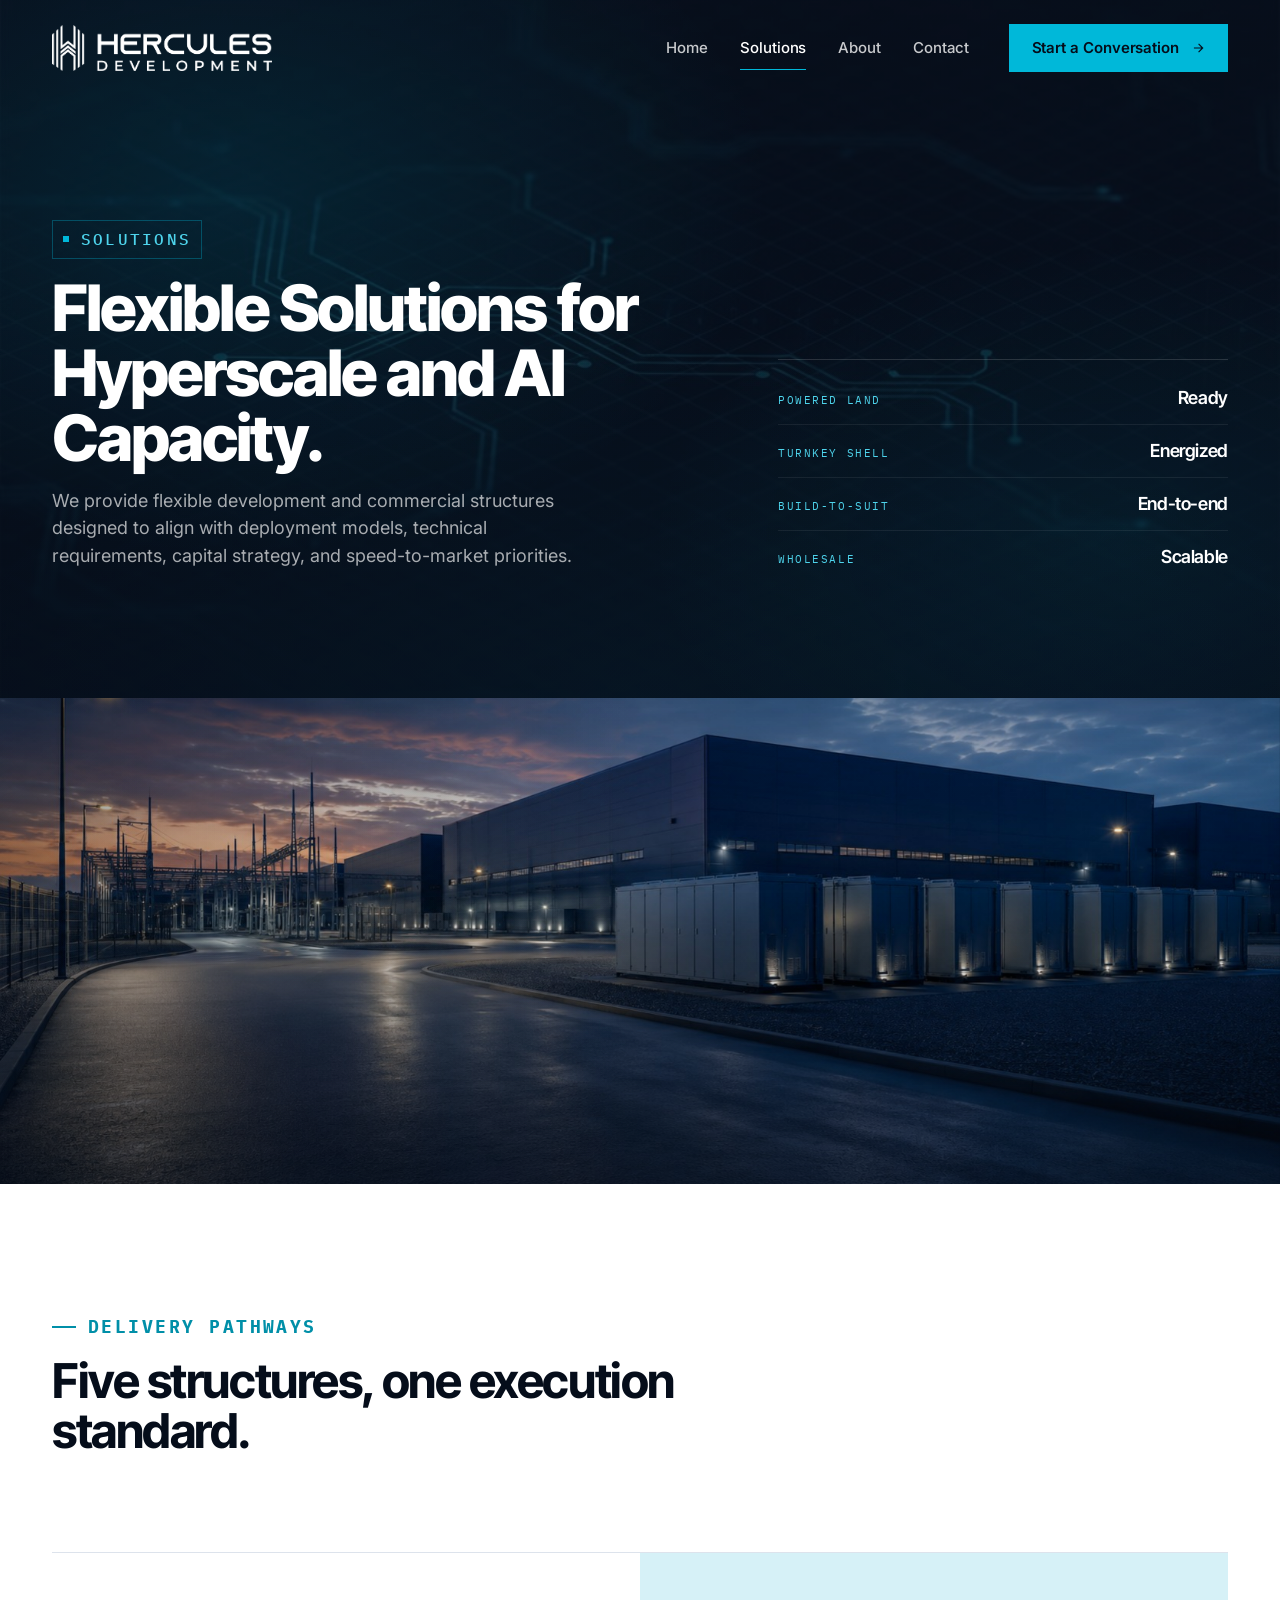
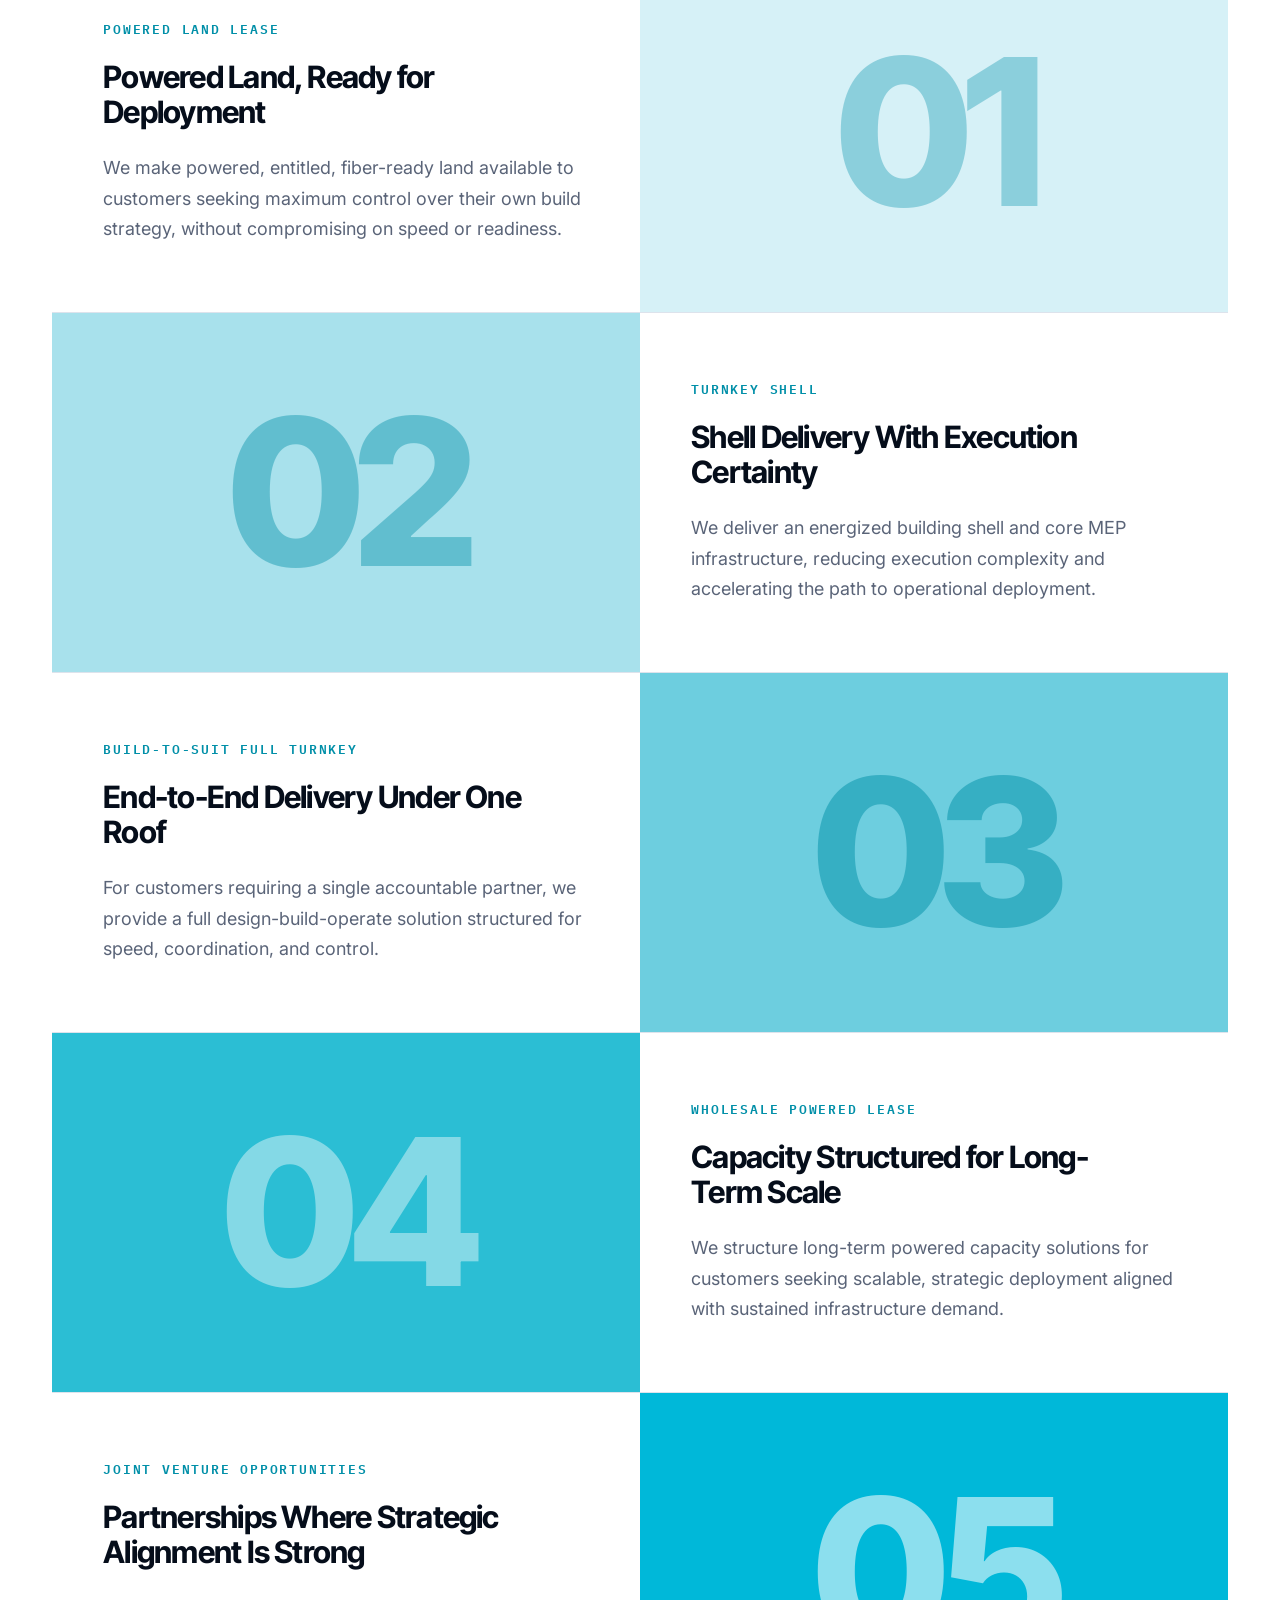
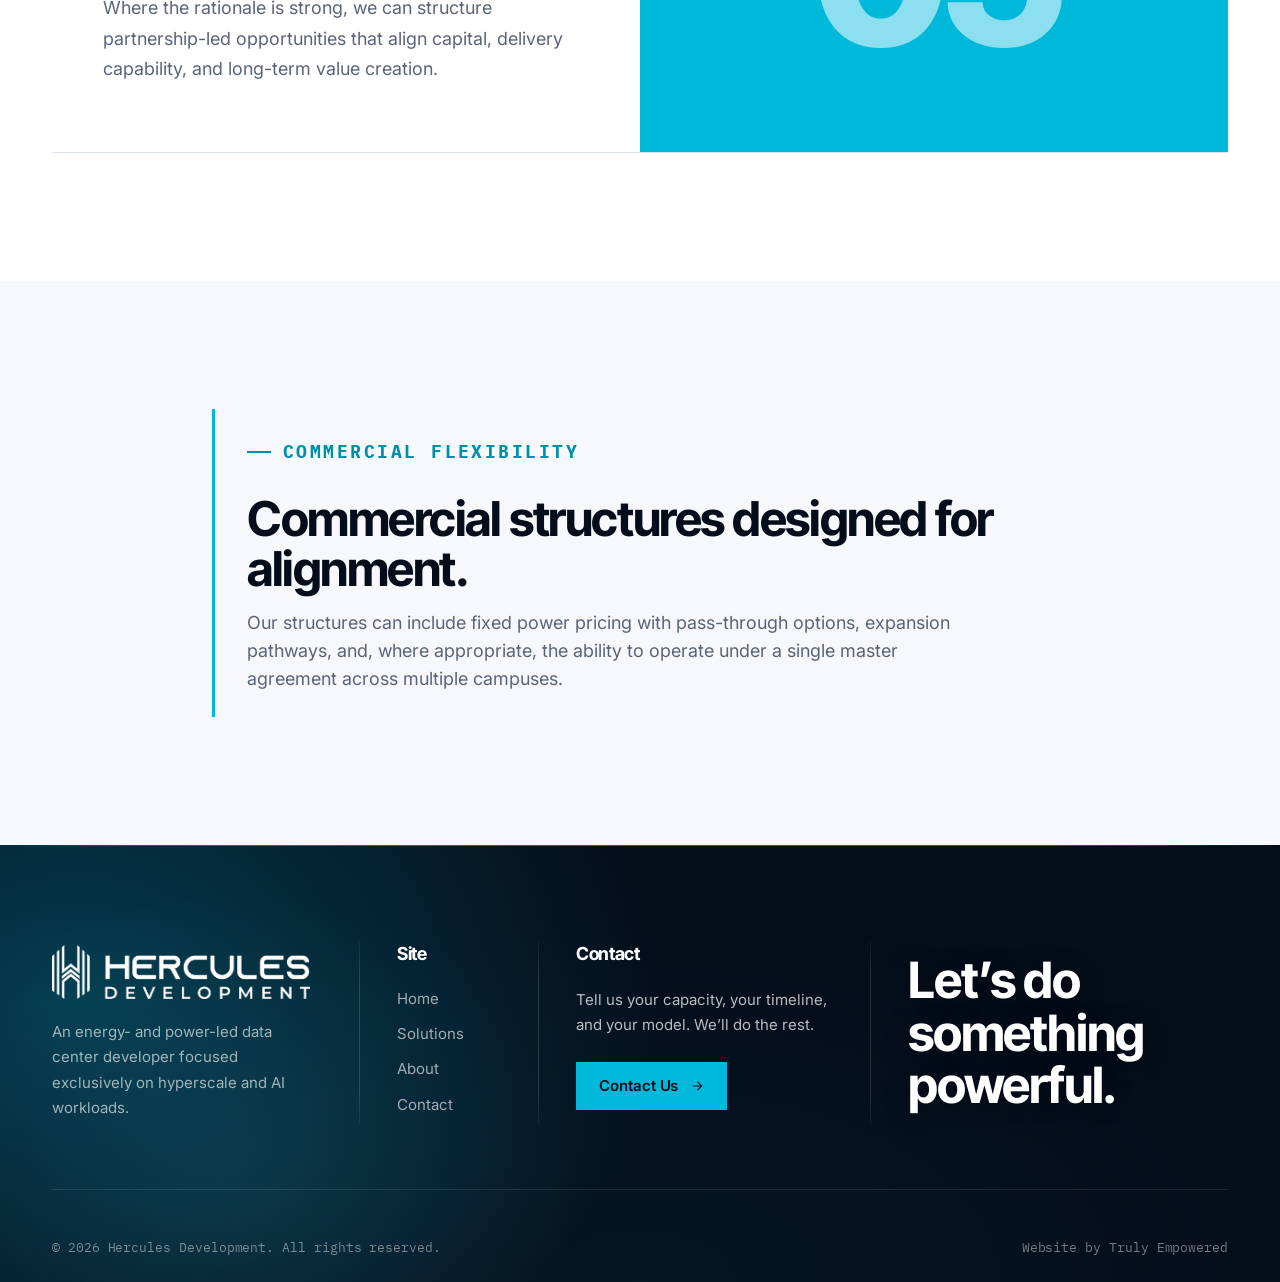
<file: solutions.html>
<!doctype html>
<html lang="en">
<head>
  <meta charset="utf-8">
  <meta name="viewport" content="width=device-width,initial-scale=1">
  <title>Solutions — Flexible Solutions for Hyperscale and AI Capacity | Hercules Development</title>
  <meta name="description" content="Flexible development and commercial structures for hyperscale and AI capacity — powered land, turnkey shell, build-to-suit, wholesale, and joint venture pathways.">
  <link rel="icon" type="image/svg+xml" href="images/favicon.svg">
  <link rel="icon" type="image/x-icon" href="/favicon.ico">
  <link rel="apple-touch-icon" href="/apple-touch-icon.png">
  <link rel="preconnect" href="https://fonts.googleapis.com">
  <link rel="preconnect" href="https://fonts.gstatic.com" crossorigin>
  <link rel="stylesheet" href="https://fonts.googleapis.com/css2?family=Inter+Tight:wght@500;600;700;800;900&family=Inter:wght@400;500;600;700&family=IBM+Plex+Mono:wght@400;500;600&display=swap">
  <link rel="stylesheet" href="css/app.css">
</head>
<body>

<header class="nav nav--floating">
  <div class="frame nav__inner">
    <a href="index.html" class="nav__brand"><img src="images/logo/hercules-logo-full-white.png" alt="Hercules Development"></a>
    <nav class="nav__links">
      <a href="index.html" class="nav__link">Home</a>
      <a href="solutions.html" class="nav__link" aria-current="page">Solutions</a>
      <a href="about.html" class="nav__link">About</a>
      <a href="contact.html" class="nav__link">Contact</a>
      <a href="contact.html" class="btn btn--primary nav__cta">Start a Conversation<svg class="btn__arrow" width="14" height="14" viewBox="0 0 24 24" fill="none" stroke="currentColor" stroke-width="2"><path d="M5 12h14M13 5l7 7-7 7"/></svg></a>
    </nav>
    <button class="nav-toggle" aria-expanded="false" aria-controls="mobile-drawer" aria-label="Open menu"><span></span><span></span><span></span></button>
  </div>
</header>
<div class="nav-mobile" id="mobile-drawer" aria-hidden="true">
  <a href="index.html">Home</a><a href="solutions.html">Solutions</a><a href="about.html">About</a><a href="contact.html">Contact</a>
</div>

<main id="main">

  <!-- page header -->
  <section class="ph ph--media" style="background-image: linear-gradient(rgba(5,13,26,0.78), rgba(5,13,26,0.88)), url('images/abstract-grid.jpg'); background-size: cover; background-position: center;">
    <div class="frame ph__inner ph__inner--split">
      <div class="reveal reveal--left">
        <span class="tag">Solutions</span>
        <h1>Flexible Solutions for Hyperscale and AI Capacity.</h1>
        <p class="ph__sub">We provide flexible development and commercial structures designed to align with deployment models, technical requirements, capital strategy, and speed-to-market priorities.</p>
      </div>
      <aside class="ph__panel reveal reveal--right">
        <div class="ph__panel-row"><span class="ph__panel-key">Powered Land</span><span class="ph__panel-val">Ready</span></div>
        <div class="ph__panel-row"><span class="ph__panel-key">Turnkey Shell</span><span class="ph__panel-val">Energized</span></div>
        <div class="ph__panel-row"><span class="ph__panel-key">Build-to-Suit</span><span class="ph__panel-val">End-to-end</span></div>
        <div class="ph__panel-row"><span class="ph__panel-key">Wholesale</span><span class="ph__panel-val">Scalable</span></div>
      </aside>
    </div>
  </section>

  <!-- image strip -->
  <section class="image-strip reveal reveal--scale">
    <img src="images/datacentre2.jpg" alt="" data-parallax data-parallax-range="180">
    <div class="image-strip__overlay"></div>
    <!-- <span class="image-strip__caption">Hyperscale campuses, engineered for delivery.</span> -->
  </section>

  <!-- 5 delivery pathways — premium card grid -->
  <section class="stage delivery-section">
    <div class="frame">
      <div class="h-stack reveal reveal--up">
        <span class="eyebrow">Delivery Pathways</span>
        <h2>Five structures, one execution standard.</h2>
      </div>
      <div class="delivery-rows stagger stagger--up">
        <article class="delivery-row delivery-row--01">
          <div class="delivery-row__text">
            <span class="delivery-row__category">Powered Land Lease</span>
            <h3 class="delivery-row__title">Powered Land, Ready for Deployment</h3>
            <p class="delivery-row__body">We make powered, entitled, fiber-ready land available to customers seeking maximum control over their own build strategy, without compromising on speed or readiness.</p>
          </div>
          <div class="delivery-row__panel" aria-hidden="true">
            <span class="delivery-row__big">01</span>
          </div>
        </article>
        <article class="delivery-row delivery-row--02">
          <div class="delivery-row__panel" aria-hidden="true">
            <span class="delivery-row__big">02</span>
          </div>
          <div class="delivery-row__text">
            <span class="delivery-row__category">Turnkey Shell</span>
            <h3 class="delivery-row__title">Shell Delivery With Execution Certainty</h3>
            <p class="delivery-row__body">We deliver an energized building shell and core MEP infrastructure, reducing execution complexity and accelerating the path to operational deployment.</p>
          </div>
        </article>
        <article class="delivery-row delivery-row--03">
          <div class="delivery-row__text">
            <span class="delivery-row__category">Build-to-Suit Full Turnkey</span>
            <h3 class="delivery-row__title">End-to-End Delivery Under One Roof</h3>
            <p class="delivery-row__body">For customers requiring a single accountable partner, we provide a full design-build-operate solution structured for speed, coordination, and control.</p>
          </div>
          <div class="delivery-row__panel" aria-hidden="true">
            <span class="delivery-row__big">03</span>
          </div>
        </article>
        <article class="delivery-row delivery-row--04">
          <div class="delivery-row__panel" aria-hidden="true">
            <span class="delivery-row__big">04</span>
          </div>
          <div class="delivery-row__text">
            <span class="delivery-row__category">Wholesale Powered Lease</span>
            <h3 class="delivery-row__title">Capacity Structured for Long-Term Scale</h3>
            <p class="delivery-row__body">We structure long-term powered capacity solutions for customers seeking scalable, strategic deployment aligned with sustained infrastructure demand.</p>
          </div>
        </article>
        <article class="delivery-row delivery-row--05">
          <div class="delivery-row__text">
            <span class="delivery-row__category">Joint Venture Opportunities</span>
            <h3 class="delivery-row__title">Partnerships Where Strategic Alignment Is Strong</h3>
            <p class="delivery-row__body">Where the rationale is strong, we can structure partnership-led opportunities that align capital, delivery capability, and long-term value creation.</p>
          </div>
          <div class="delivery-row__panel" aria-hidden="true">
            <span class="delivery-row__big">05</span>
          </div>
        </article>
      </div>
    </div>
  </section>

  <!-- commercial flexibility -->
  <section class="stage stage--paper2">
    <div class="frame frame--narrow">
      <div class="reveal reveal--left commercial-flex__band">
        <span class="eyebrow">Commercial Flexibility</span>
        <h2 class="commercial-flex__title">Commercial structures designed for alignment.</h2>
        <p class="lede">Our structures can include fixed power pricing with pass-through options, expansion pathways, and, where appropriate, the ability to operate under a single master agreement across multiple campuses.</p>
      </div>
    </div>
  </section>

</main>

<footer class="foot foot--4col">
  <div class="frame">
    <div class="foot__grid">
      <div class="foot__col foot__brand">
        <img src="images/logo/hercules-logo-full-white.png" alt="Hercules Development">
        <p>An energy- and power-led data center developer focused exclusively on hyperscale and AI workloads.</p>
      </div>
      <div class="foot__col foot__nav">
        <h4>Site</h4>
        <ul>
          <li><a href="index.html">Home</a></li>
          <li><a href="solutions.html">Solutions</a></li>
          <li><a href="about.html">About</a></li>
          <li><a href="contact.html">Contact</a></li>
        </ul>
      </div>
      <div class="foot__col foot__contact">
        <h4>Contact</h4>
        <p>Tell us your capacity, your timeline, and your model. We&rsquo;ll do the rest.</p>
        <a href="contact.html" class="btn btn--primary foot__cta-btn">Contact Us<svg class="btn__arrow" width="14" height="14" viewBox="0 0 24 24" fill="none" stroke="currentColor" stroke-width="2"><path d="M5 12h14M13 5l7 7-7 7"/></svg></a>
      </div>
      <div class="foot__col foot__statement">
        <p class="foot__statement-heading">Let&rsquo;s do something powerful.</p>
      </div>
    </div>
    <div class="foot__bottom">
      <span>&copy; <script>document.write(new Date().getFullYear())</script>&nbsp;Hercules Development. All rights reserved.</span>
      <a class="foot__credit" href="https://www.trulyempowered.com" target="_blank" rel="noopener noreferrer">Website by Truly Empowered</a>
    </div>
  </div>
</footer>

<script src="js/app.js"></script>
</body>
</html>
</file>
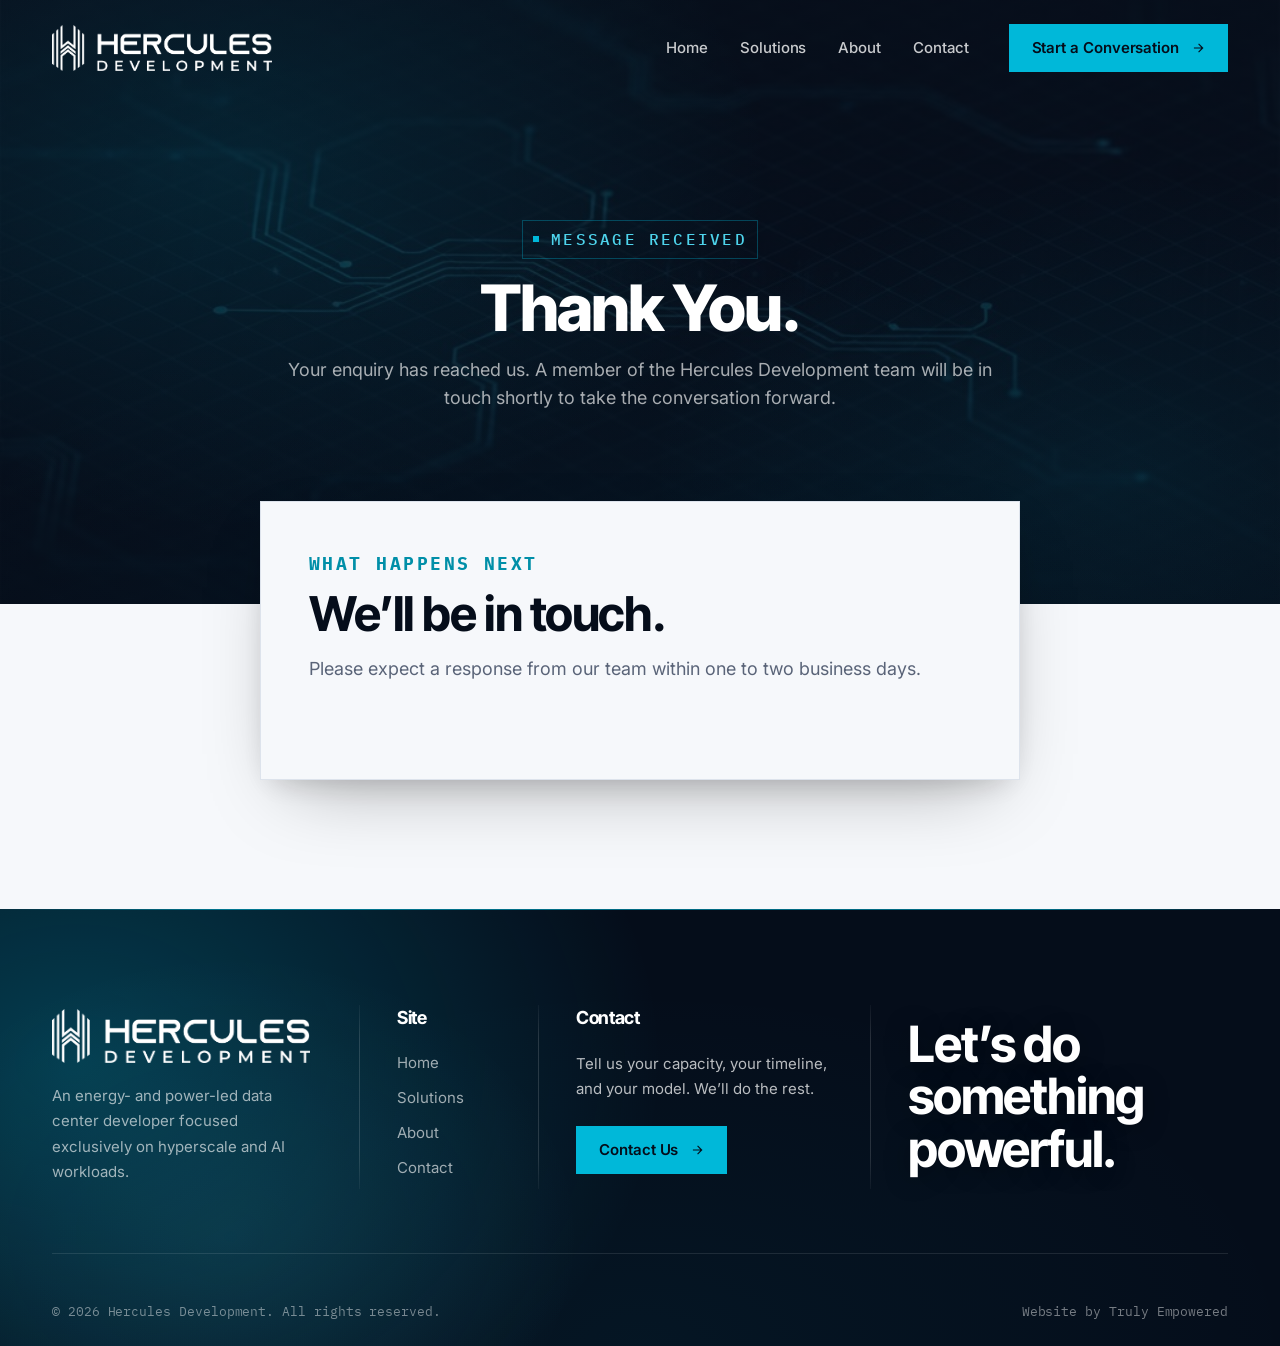
<file: thank-you.html>
<!doctype html>
<html lang="en">
<head>
  <meta charset="utf-8">
  <meta name="viewport" content="width=device-width,initial-scale=1">
  <meta name="robots" content="noindex, nofollow">
  <title>Thank You — Hercules Development</title>
  <meta name="description" content="Thank you for your message. The Hercules Development team will be in touch shortly.">
  <link rel="icon" type="image/svg+xml" href="images/favicon.svg">
  <link rel="icon" type="image/x-icon" href="/favicon.ico">
  <link rel="apple-touch-icon" href="/apple-touch-icon.png">
  <link rel="preconnect" href="https://fonts.googleapis.com">
  <link rel="preconnect" href="https://fonts.gstatic.com" crossorigin>
  <link rel="stylesheet" href="https://fonts.googleapis.com/css2?family=Inter+Tight:wght@500;600;700;800;900&family=Inter:wght@400;500;600;700&family=IBM+Plex+Mono:wght@400;500;600&display=swap">
  <link rel="stylesheet" href="css/app.css">
</head>
<body>

<header class="nav nav--floating">
  <div class="frame nav__inner">
    <a href="index.html" class="nav__brand"><img src="images/logo/hercules-logo-full-white.png" alt="Hercules Development"></a>
    <nav class="nav__links">
      <a href="index.html" class="nav__link">Home</a>
      <a href="solutions.html" class="nav__link">Solutions</a>
      <a href="about.html" class="nav__link">About</a>
      <a href="contact.html" class="nav__link">Contact</a>
      <a href="contact.html" class="btn btn--primary nav__cta">Start a Conversation<svg class="btn__arrow" width="14" height="14" viewBox="0 0 24 24" fill="none" stroke="currentColor" stroke-width="2"><path d="M5 12h14M13 5l7 7-7 7"/></svg></a>
    </nav>
    <button class="nav-toggle" aria-expanded="false" aria-controls="mobile-drawer" aria-label="Open menu"><span></span><span></span><span></span></button>
  </div>
</header>
<div class="nav-mobile" id="mobile-drawer" aria-hidden="true">
  <a href="index.html">Home</a><a href="solutions.html">Solutions</a><a href="about.html">About</a><a href="contact.html">Contact</a>
</div>

<main id="main">

  <!-- Page header — centered -->
  <section class="ph ph--media contact-ph contact-ph--centered" style="background-image: linear-gradient(rgba(5,13,26,0.78), rgba(5,13,26,0.88)), url('images/abstract-grid.jpg'); background-size: cover; background-position: center;">
    <div class="frame ph__inner ph__inner--centered">
      <div class="reveal">
        <span class="tag">Message Received</span>
        <h1>Thank You.</h1>
        <p class="ph__sub">Your enquiry has reached us. A member of the Hercules Development team will be in touch shortly to take the conversation forward.</p>
      </div>
    </div>
  </section>

  <!-- Confirmation card -->
  <section class="stage contact-section contact-section--card">
    <div class="frame">
      <div class="contact-card reveal">
        <span class="eyebrow">What happens next</span>
        <h2>We&rsquo;ll be in touch.</h2>
        <p class="contact-card__lede">Please expect a response from our team within one to two business days.</p>
      </div>
    </div>
  </section>

</main>

<footer class="foot foot--4col">
  <div class="frame">
    <div class="foot__grid">
      <div class="foot__col foot__brand">
        <img src="images/logo/hercules-logo-full-white.png" alt="Hercules Development">
        <p>An energy- and power-led data center developer focused exclusively on hyperscale and AI workloads.</p>
      </div>
      <div class="foot__col foot__nav">
        <h4>Site</h4>
        <ul>
          <li><a href="index.html">Home</a></li>
          <li><a href="solutions.html">Solutions</a></li>
          <li><a href="about.html">About</a></li>
          <li><a href="contact.html">Contact</a></li>
        </ul>
      </div>
      <div class="foot__col foot__contact">
        <h4>Contact</h4>
        <p>Tell us your capacity, your timeline, and your model. We&rsquo;ll do the rest.</p>
        <a href="contact.html" class="btn btn--primary foot__cta-btn">Contact Us<svg class="btn__arrow" width="14" height="14" viewBox="0 0 24 24" fill="none" stroke="currentColor" stroke-width="2"><path d="M5 12h14M13 5l7 7-7 7"/></svg></a>
      </div>
      <div class="foot__col foot__statement">
        <p class="foot__statement-heading">Let&rsquo;s do something powerful.</p>
      </div>
    </div>
    <div class="foot__bottom">
      <span>&copy; <script>document.write(new Date().getFullYear())</script>&nbsp;Hercules Development. All rights reserved.</span>
      <a class="foot__credit" href="https://www.trulyempowered.com" target="_blank" rel="noopener noreferrer">Website by Truly Empowered</a>
    </div>
  </div>
</footer>

<script src="js/app.js"></script>
</body>
</html>
</file>
<file: css/app.css>
/* =============================================================
   Hercules Development — bespoke build
   No framework. Single file. Token-driven.
   ============================================================= */

/* Geometric pattern in the top-right of the Solutions Overview section */
.solutions-section {
  position: relative;
  overflow: hidden;
}
.solutions-section > .frame {
  position: relative;
  z-index: 1;
}
.solutions-section__pattern {
  position: absolute;
  top: 0;
  right: 0;
  width: clamp(380px, 58%, 920px);
  aspect-ratio: 4 / 3;
  background-image: url("../images/pattern-isometric.png");
  background-size: contain;
  background-position: top right;
  background-repeat: no-repeat;
  opacity: 0.95;
  mix-blend-mode: multiply;
  pointer-events: none;
  z-index: 0;
}
@media (max-width: 720px) {
  .solutions-section__pattern {
    width: 80%;
    opacity: 0.45;
  }
}

/* =============================================================
   Solutions — Delivery Pathways alternating rows with deepening teal
   ============================================================= */
.delivery-section { position: relative; }
.delivery-rows {
  margin-top: var(--s-8);
  display: grid;
  gap: 0;
  border-top: 1px solid var(--line);
}
.delivery-row {
  display: grid;
  grid-template-columns: 1fr 1fr;
  align-items: stretch;
  min-height: clamp(280px, 32vw, 360px);
  border-bottom: 1px solid var(--line);
}
.delivery-row__text {
  display: flex;
  flex-direction: column;
  justify-content: center;
  align-items: flex-start;
  gap: var(--s-3);
  padding: clamp(40px, 5vw, 80px) clamp(28px, 4vw, 64px);
  background: var(--paper);
}
.delivery-row__category {
  font-family: var(--mono);
  font-size: 0.8rem;
  font-weight: 600;
  letter-spacing: var(--tr-meta);
  text-transform: uppercase;
  color: var(--signal-2);
}
.delivery-row__title {
  font-family: var(--display);
  font-size: clamp(1.5rem, 2.4vw, 2.125rem);
  font-weight: 700;
  letter-spacing: -0.025em;
  line-height: 1.12;
  color: var(--ink);
  margin: var(--s-2) 0 var(--s-3) 0;
  max-width: 22ch;
}
.delivery-row__body {
  color: var(--text-mute);
  font-size: var(--t-md);
  line-height: var(--lh-loose);
  margin: 0;
  max-width: 44ch;
}
.delivery-row__panel {
  position: relative;
  display: grid;
  place-items: center;
  overflow: hidden;
}
.delivery-row__big {
  font-family: var(--display);
  font-size: clamp(8rem, 16vw, 14rem);
  font-weight: 800;
  letter-spacing: -0.06em;
  line-height: 0.85;
  color: rgba(255, 255, 255, 0.5);
  user-select: none;
}
/* Progressive teal — lightest at top, full signal at bottom */
.delivery-row--01 .delivery-row__panel { background: #d6f1f7; }
.delivery-row--01 .delivery-row__big   { color: rgba(0, 143, 168, 0.35); }
.delivery-row--02 .delivery-row__panel { background: #a8e1ec; }
.delivery-row--02 .delivery-row__big   { color: rgba(0, 143, 168, 0.42); }
.delivery-row--03 .delivery-row__panel { background: #6dcedf; }
.delivery-row--03 .delivery-row__big   { color: rgba(0, 143, 168, 0.50); }
.delivery-row--04 .delivery-row__panel { background: #2bbed4; }
.delivery-row--04 .delivery-row__big   { color: rgba(255, 255, 255, 0.42); }
.delivery-row--05 .delivery-row__panel { background: var(--signal); }
.delivery-row--05 .delivery-row__big   { color: rgba(255, 255, 255, 0.55); }

/* Mobile / single-column fallback */
@media (max-width: 760px) {
  .delivery-row,
  .delivery-row--02,
  .delivery-row--04 { grid-template-columns: 1fr; min-height: 0; }
  .delivery-row__panel { aspect-ratio: 16 / 7; }
  /* On mobile, panel always renders first regardless of source order */
  .delivery-row { display: flex; flex-direction: column; }
  .delivery-row__panel { order: -1; }
  .delivery-row__big { font-size: clamp(5rem, 18vw, 8rem); }
}

/* =============================================================
   About — 2x2 grid of stylised cells with hairline cross dividers
   ============================================================= */
.about-grid-section { position: relative; padding-block: clamp(72px, 10vw, var(--s-10)); }
.about-grid {
  display: grid;
  grid-template-columns: 1fr;
  gap: 0;
}
@media (min-width: 880px) {
  .about-grid { grid-template-columns: 1fr 1fr; }
}
/* H mark anchored to bottom-right corner of cell 1 = the hairline cross intersection */
.about-grid__mark { display: none; }
@media (min-width: 880px) {
  .about-grid__mark {
    display: block;
    position: absolute;
    right: 0;
    bottom: 0;
    transform: translate(50%, 50%);
    width: clamp(40px, 3.5vw, 60px);
    height: auto;
    pointer-events: none;
    z-index: 2;
  }
}
.about-cell {
  position: relative;
  padding: clamp(40px, 5vw, 72px) clamp(28px, 3.5vw, 56px);
  display: flex;
  flex-direction: column;
  gap: var(--s-4);
  isolation: isolate;
}
.about-cell .eyebrow { margin-bottom: var(--s-3); }
.about-cell__title {
  font-family: var(--display);
  font-size: clamp(1.6rem, 2.4vw, 2.125rem) !important;
  line-height: 1.12 !important;
  letter-spacing: -0.025em;
  color: var(--ink);
  margin: 0 0 var(--s-3) 0 !important;
  max-width: 22ch;
}
.about-cell__lede {
  font-size: var(--t-lg);
  color: var(--ink);
  font-weight: 500;
  line-height: var(--lh-loose);
  margin: 0;
  max-width: 44ch;
}
.about-cell p {
  color: var(--text-mute);
  line-height: var(--lh-loose);
  margin: 0;
  max-width: 48ch;
}
/* horizontal & vertical hairlines (drawn with pseudo-elements so they always span full cells) */
@media (min-width: 880px) {
  .about-cell:nth-child(odd)::after {
    content: "";
    position: absolute;
    top: clamp(40px, 5vw, 72px);
    bottom: clamp(40px, 5vw, 72px);
    right: 0;
    width: 1px;
    background: var(--line);
  }
  .about-cell:nth-child(-n+2)::before {
    content: "";
    position: absolute;
    left: clamp(28px, 3.5vw, 56px);
    right: clamp(28px, 3.5vw, 56px);
    bottom: 0;
    height: 1px;
    background: var(--line);
  }
}

/* =============================================================
   Contact — ph--media hero + 2-col form/aside layout
   ============================================================= */
.contact-section { background: var(--paper-2); }
.contact-grid {
  display: grid;
  grid-template-columns: 1fr;
  gap: clamp(40px, 5vw, 96px);
  align-items: start;
}
@media (min-width: 980px) {
  .contact-grid {
    grid-template-columns: 1.55fr 1fr;
  }
}
.contact-grid__form { position: relative; }
.contact-grid__form .eyebrow { margin-bottom: var(--s-3); }
.contact-grid__form h2 {
  margin: 0 0 var(--s-4) 0 !important;
  max-width: 22ch;
}
.contact-grid__lede {
  color: var(--text-mute);
  max-width: 56ch;
  margin: 0 0 var(--s-7);
}
.contact-grid__submit {
  margin-top: var(--s-5);
  width: fit-content;
}
.contact-grid__note {
  color: var(--text-faint);
  font-size: var(--t-xs);
  margin: var(--s-4) 0 0;
}

/* "What to expect" sidebar */
.contact-grid__aside {
  position: relative;
  padding: clamp(28px, 3vw, 44px);
  background: var(--paper);
  border: 1px solid var(--line);
  border-left: 3px solid var(--signal);
}
@media (min-width: 980px) {
  .contact-grid__aside {
    position: sticky;
    top: calc(46px + var(--s-7));      /* stick below the nav while form scrolls */
  }
}
.contact-grid__aside .eyebrow { margin-bottom: var(--s-3); }
.contact-grid__aside-title {
  font-family: var(--display);
  font-size: clamp(1.25rem, 1.6vw, 1.5rem);
  font-weight: 700;
  letter-spacing: -0.02em;
  line-height: 1.18;
  color: var(--ink);
  margin: 0 0 var(--s-5) 0;
}
.contact-aside-list {
  display: grid;
  gap: var(--s-5);
  list-style: none;
  padding: 0;
  margin: 0;
}
.contact-aside-list li {
  display: grid;
  grid-template-columns: 40px 1fr;
  gap: var(--s-4);
  align-items: start;
}
.contact-aside-list__num {
  font-family: var(--display);
  font-size: 1.25rem;
  font-weight: 700;
  letter-spacing: -0.02em;
  color: var(--signal);
  line-height: 1;
  padding-top: 2px;
}
.contact-aside-list li strong {
  display: block;
  font-family: var(--display);
  font-weight: 600;
  font-size: var(--t-md);
  color: var(--ink);
  line-height: 1.2;
  margin-bottom: var(--s-2);
}
.contact-aside-list li p {
  color: var(--text-mute);
  font-size: var(--t-sm);
  line-height: var(--lh-loose);
  margin: 0;
  max-width: 40ch;
}

/* Bolder form field borders (2.5px) + better focus state */
.form--bold .field input,
.form--bold .field textarea {
  border: 2.5px solid var(--line) !important;
  background: var(--paper) !important;
  padding: var(--s-3) var(--s-4) !important;
  font-size: var(--t-md);
  color: var(--ink);
  transition: border-color 200ms, box-shadow 200ms;
}
.form--bold .field input:hover,
.form--bold .field textarea:hover { border-color: rgba(0, 184, 217, 0.55) !important; }
.form--bold .field input:focus,
.form--bold .field textarea:focus {
  border-color: var(--signal) !important;
  outline: none !important;
  box-shadow: 0 0 0 3px rgba(0, 184, 217, 0.16);
}
.form--bold .field label {
  font-family: var(--mono);
  font-size: 1rem;
  font-weight: 600;
  letter-spacing: var(--tr-meta);
  text-transform: uppercase;
  color: var(--text-mute);
  margin-bottom: var(--s-2);
  display: block;
}
.form--bold .form__row {
  display: grid;
  grid-template-columns: 1fr;
  gap: var(--s-4);
  margin-bottom: var(--s-4);
}
@media (min-width: 640px) {
  .form--bold .form__row { grid-template-columns: 1fr 1fr; gap: var(--s-5); }
}
.form--bold .field--full { margin-bottom: 0; }

/* Spacer below contact hero on desktop so the form-card overlap doesn't crash the footer */
@media (min-width: 980px) {
  .contact-hero + .foot--4col {
    padding-top: calc(clamp(80px, 10vw, 160px) + clamp(64px, 7vw, 96px));
  }
}

/* Centered contact hero */
.ph__inner--centered {
  display: block;
  text-align: center;
  max-width: 820px;
  margin-left: auto;
  margin-right: auto;
}
.ph__inner--centered .ph__sub {
  margin-left: auto;
  margin-right: auto;
  max-width: 64ch;
  margin-bottom: clamp(40px, 5vw, 72px);
}
.ph__inner--centered h1,
.ph__inner--centered .tag {
  margin-left: auto;
  margin-right: auto;
}
.ph__inner--centered h1 { max-width: none; }
.contact-ph--centered { padding-bottom: clamp(120px, 14vw, 200px); }

/* Encapsulated form card, overlapping the hero */
.contact-section--card { background: var(--paper-2); }
.contact-section--card .frame { position: relative; }
.contact-card {
  position: relative;
  max-width: 760px;
  margin: clamp(-260px, -18vw, -160px) auto 0;
  background: var(--paper);
  border: 1px solid var(--line);
  border-top: 3px solid var(--signal);
  padding: clamp(28px, 4vw, 56px);
  box-shadow: 0 30px 80px -30px rgba(0, 0, 0, 0.35), 0 12px 30px -12px rgba(0, 0, 0, 0.18);
  z-index: 2;
}
.contact-card .eyebrow { margin-bottom: var(--s-3); display: block; }
.contact-card h2 {
  margin: 0 0 var(--s-4) 0 !important;
  max-width: 22ch;
}
.contact-card__lede {
  color: var(--text-mute);
  max-width: 56ch;
  margin: 0 0 var(--s-7);
}

/* Hero heading word-by-word animation (blur + lift + fade) */
@keyframes hero-word-in {
  from { opacity: 0; filter: blur(8px); transform: translateY(6px); }
  to   { opacity: 1; filter: blur(0);   transform: translateY(0); }
}
.hero__heading .word,
.hero__sub .word,
.ph h1 .word,
.ph__sub .word {
  display: inline-block;
  opacity: 0;
  white-space: pre;
}
.hero__heading.anim-in .word,
.hero__sub.anim-in .word,
.ph h1.anim-in .word,
.ph__sub.anim-in .word {
  animation: hero-word-in 0.6s cubic-bezier(0.2, 0.8, 0.2, 1) forwards;
}

/* Hero CTA slide-in (from left and from right, after the subtitle resolves) */
.hero__cta {
  opacity: 0;
  transform: translateX(0);
  transition: opacity 700ms cubic-bezier(0.2, 0.8, 0.2, 1),
              transform 700ms cubic-bezier(0.2, 0.8, 0.2, 1),
              background var(--t-fast), color var(--t-fast),
              border-color var(--t-fast);
  will-change: opacity, transform;
}
.hero__cta--left  { transform: translateX(-48px); }
.hero__cta--right { transform: translateX(48px); }
.hero__cta.anim-in { opacity: 1; transform: translateX(0); }

@media (prefers-reduced-motion: reduce) {
  .hero__heading .word,
  .hero__sub .word,
  .ph h1 .word,
  .ph__sub .word { opacity: 1 !important; filter: none !important; transform: none !important; animation: none !important; }
  .hero__cta { opacity: 1 !important; transform: none !important; transition: none !important; }
}

/* Muted second-half of an h2 (the "Power Now Sets the Pace." styling) */
.h2-mute { color: #8a93a3; }

/* Capacity Crunch — top-right pattern (sibling to .solutions-section__pattern) */
.capacity-section {
  position: relative;
  overflow: hidden;
}
.capacity-section > .frame {
  position: relative;
  z-index: 1;
}
.capacity-section__pattern {
  position: absolute;
  top: 0;
  right: 0;
  width: clamp(380px, 58%, 920px);
  aspect-ratio: 4 / 3;
  background-image: url("../images/pattern-grid-flow.png");
  background-size: contain;
  background-position: top right;
  background-repeat: no-repeat;
  opacity: 0.95;
  mix-blend-mode: multiply;
  pointer-events: none;
  z-index: 0;
}
@media (max-width: 720px) {
  .capacity-section__pattern {
    width: 80%;
    opacity: 0.45;
  }
}

/* Capacity Crunch — 2-column split: copy left, tightly-stacked stats right */
.capacity-split {
  display: grid;
  grid-template-columns: 1fr;
  gap: clamp(40px, 5vw, 72px);
  align-items: start;
}
.capacity-split__copy {
  max-width: 56ch;
}
.capacity-split__copy h2 { max-width: none; }
@media (min-width: 720px) {
  .capacity-split__copy h2 { white-space: nowrap; }
}
.capacity-stats {
  display: grid;
  grid-template-columns: 1fr;
  gap: 1px;
  background: var(--line);
}
@media (min-width: 720px) {
  .capacity-stats {
    grid-template-columns: repeat(3, 1fr);
  }
}
.capacity-stats__row {
  background: var(--paper-2);
  padding: var(--s-6) var(--s-6);
  display: flex;
  flex-direction: column;
  gap: 4px;                     /* tiny gap between number and label */
}
.capacity-stats__row .megastat__num {
  font-size: clamp(3rem, 7vw, 5.5rem);
  line-height: 1;
  margin: 0;
  letter-spacing: -0.04em;
}
.capacity-stats__row .megastat__num sup {
  font-size: 0.38em;
  line-height: 1;
}
.capacity-stats__row .megastat__lbl {
  margin-top: 0 !important;
  font-size: var(--t-sm);
  line-height: 1.4;
  color: var(--text-mute);
  max-width: 42ch;
}

/* Hercules Advantage section — paper-2 bg, cards stand on light grey */
.advantage-section { position: relative; }
.stage--paper2 .advantage__cell {
  background: var(--paper);
  border-color: var(--line);
}

/* Universal H2: 32px gap below, responsive size */
h2 {
  margin-bottom: var(--s-6);
  font-size: clamp(1.75rem, 5.6vw, 3rem) !important;
  line-height: 1.1;
}
.h-stack { gap: 0 !important; }
.h-stack p { margin-top: 0 !important; }
.h-stack > .eyebrow { margin-bottom: var(--s-4); }
.h-stack p + p { margin-top: var(--s-4) !important; }

/* Compare bars — stacked variant: label + value on one row, full-width bar below */
.compare--stacked .compare__row {
  display: grid;
  grid-template-columns: 1fr;
  gap: var(--s-3);
  padding-block: var(--s-4);
}
.compare--stacked .compare__row + .compare__row {
  margin-top: var(--s-4);
  padding-top: var(--s-6);
  border-top: 1px solid rgba(255, 255, 255, 0.08);
}
.compare--stacked .compare__row-head {
  display: flex;
  align-items: baseline;
  justify-content: space-between;
  gap: var(--s-4);
}
.compare--stacked .compare__label {
  font-family: var(--mono);
  font-size: 0.78rem;
  letter-spacing: var(--tr-meta);
  text-transform: uppercase;
  color: rgba(255, 255, 255, 0.68);
}
.compare--stacked .compare__row--us .compare__label { color: var(--signal-1); }
.compare--stacked .compare__val {
  font-family: var(--display);
  font-size: var(--t-h4);
  font-weight: 700;
  letter-spacing: var(--tr-tight);
  color: var(--text-inv);
}
.compare--stacked .compare__bar {
  width: 100%;
  height: 12px;
}
.compare--stacked .compare__row--us .compare__bar { height: 14px; }

/* "From LOI to Energized" — dark section, text left, full-bleed data-hall image right */
.speed-section {
  background: var(--ink);
  color: var(--text-inv);
  overflow: hidden;
}
.speed-section__grid {
  display: grid;
  grid-template-columns: 1fr;
  align-items: stretch;
  min-height: clamp(520px, 60vh, 720px);
}
@media (min-width: 880px) {
  .speed-section__grid { grid-template-columns: 1fr 1fr; }
}
.speed-section__text {
  display: flex;
  flex-direction: column;
  align-items: flex-start;
  text-align: left;
  justify-content: center;
  gap: var(--s-5);
  padding: clamp(64px, 8vw, 128px) clamp(24px, 5vw, 80px);
  max-width: 680px;
  margin-left: auto;
  width: 100%;
}
.speed-section__text .eyebrow { margin-bottom: var(--s-2); color: var(--signal-1); }
.speed-section__text h2 {
  color: var(--text-inv);
  max-width: 18ch;
}
.speed-section__text .lede {
  color: rgba(255, 255, 255, 0.82);
  max-width: 52ch;
  line-height: var(--lh-loose);
}
.speed-section__text .compare {
  margin-top: var(--s-5);
  max-width: 520px;
  width: 100%;
}
.speed-section__media {
  position: relative;
  min-height: 380px;
  background: var(--ink-2);
  overflow: hidden;
}
.speed-section__media img {
  position: absolute;
  inset: 0;
  width: 100%;
  height: 100%;
  object-fit: cover;
  object-position: center;
  display: block;
}
@media (max-width: 879px) {
  .speed-section__media { order: -1; min-height: 320px; aspect-ratio: 16 / 10; }
}

/* About preview — light 2-column split (eyebrow+h2+lede left, body+CTA right) */
.about-section--split { background: var(--paper-2); }
.about-split {
  display: grid;
  grid-template-columns: 1fr;
  gap: var(--s-7);
  align-items: start;
}
@media (min-width: 880px) {
  .about-split {
    grid-template-columns: 1fr 1fr;
    gap: clamp(48px, 6vw, 120px);
  }
}
.about-split__left h2 {
  max-width: 18ch;
}
.about-split__left .lede {
  color: var(--ink);
  font-size: var(--t-lg);
  font-weight: 500;
  line-height: var(--lh-loose);
  max-width: 48ch;
  margin-top: 0;
}
.about-split__right {
  display: flex;
  flex-direction: column;
  gap: var(--s-5);
  padding-top: var(--s-7);
}
@media (min-width: 880px) {
  .about-split__right { padding-top: 0; }
}
.about-split__right p {
  color: var(--text-mute);
  line-height: var(--lh-loose);
  max-width: 52ch;
}
.about-split__cta {
  align-self: flex-start;
  margin-top: var(--s-3);
}

/* Final CTA band — 3-column premium footer-style block on dark ink bg */
.cta-band {
  background: var(--ink);
  color: var(--text-inv);
  padding-block: clamp(72px, 9vw, 120px);
  position: relative;
  overflow: hidden;
}
.cta-band::before {
  content: "";
  position: absolute;
  inset: 0;
  background:
    radial-gradient(900px 500px at 18% 22%, rgba(0, 184, 217, 0.08), transparent 60%),
    radial-gradient(800px 500px at 82% 78%, rgba(0, 184, 217, 0.05), transparent 60%);
  pointer-events: none;
}
.cta-band > .frame { position: relative; z-index: 1; }
.cta-band__grid {
  display: grid;
  grid-template-columns: 1fr;
  gap: var(--s-7);
  align-items: start;
}
@media (min-width: 880px) {
  .cta-band__grid {
    grid-template-columns: 1fr 1fr 1fr;
    gap: clamp(40px, 4vw, 80px);
    align-items: stretch;
  }
}
.cta-band__col {
  display: flex;
  flex-direction: column;
  gap: var(--s-4);
}
.cta-band__col--head .cta-band__heading {
  font-family: var(--display);
  font-size: clamp(1.625rem, 2.4vw, 2.125rem);
  font-weight: 700;
  letter-spacing: var(--tr-tight);
  line-height: 1.1;
  color: var(--text-inv);
  margin-bottom: 0 !important;
  max-width: 14ch;
}
.cta-band__col--brand {
  align-items: flex-start;
}
.cta-band__logo {
  height: 50px;
  width: auto;
  display: block;
  margin-bottom: var(--s-3);
}
.cta-band__tag {
  color: rgba(255, 255, 255, 0.7);
  font-size: var(--t-sm);
  line-height: var(--lh-loose);
  max-width: 38ch;
}
.cta-band__col--cta { gap: var(--s-5); }
.cta-band__body {
  color: rgba(255, 255, 255, 0.78);
  font-size: var(--t-sm);
  line-height: var(--lh-loose);
  max-width: 40ch;
}
.cta-band__btn { align-self: flex-start; }
@media (min-width: 880px) {
  .cta-band__col--head { padding-right: var(--s-5); border-right: 1px solid rgba(255, 255, 255, 0.08); }
  .cta-band__col--brand { padding-right: var(--s-5); border-right: 1px solid rgba(255, 255, 255, 0.08); padding-left: var(--s-3); }
  .cta-band__col--cta { padding-left: var(--s-3); }
}

/* Homepage About — left column (text + CTA) + full-bleed image on the right */
.about-section {
  background: var(--paper-2);
  overflow: hidden;
}
.about-section__grid {
  display: grid;
  grid-template-columns: 1fr;
  align-items: stretch;
  min-height: 540px;
}
@media (min-width: 880px) {
  .about-section__grid {
    grid-template-columns: 1fr 1fr;
  }
}
.about-section__text {
  display: flex;
  flex-direction: column;
  align-items: flex-start;
  justify-content: center;
  text-align: left;
  gap: var(--s-4);
  padding: clamp(64px, 8vw, 128px) clamp(24px, 5vw, 80px);
  max-width: 680px;
  margin-left: auto;
  width: 100%;
}
.about-section__text .eyebrow { margin-bottom: var(--s-2); }
.about-section__text h2 {
  margin-bottom: var(--s-3);
  max-width: 18ch;
}
.about-section__text p {
  color: var(--text-mute);
  line-height: var(--lh-loose);
  max-width: 48ch;
}
.about-section__text p.lede {
  color: var(--ink);
  font-size: var(--t-lg);
  font-weight: 500;
}
.about-section__cta {
  margin-top: var(--s-5);
  align-self: flex-start;
}
.about-section__media {
  position: relative;
  min-height: 360px;
  background: var(--ink-2);
  overflow: hidden;
}
.about-section__media img {
  position: absolute;
  inset: 0;
  width: 100%;
  height: 100%;
  object-fit: cover;
  object-position: center;
  display: block;
}
@media (max-width: 879px) {
  .about-section__media {
    order: -1;
    min-height: 320px;
    aspect-ratio: 16 / 10;
  }
}

/* Legacy .about-preview styles retained as a no-op fallback in case any other doc references it */
.about-preview { display: grid; gap: var(--s-5); }

/* closing line under solutions overview */
.closing-line {
  margin: var(--s-7) 0 0;
  max-width: 100%;
  text-align: left;
  font-family: var(--display);
  font-size: clamp(1.25rem, 2vw, 1.625rem);
  font-weight: 600;
  letter-spacing: var(--tr-snug);
  color: var(--ink);
  opacity: 0;
  transform: translateY(20px);
  transition: opacity 800ms cubic-bezier(0.22,1,0.36,1), transform 800ms cubic-bezier(0.22,1,0.36,1);
}
.closing-line.in {
  opacity: 1;
  transform: none;
}

/* Hercules Advantage on light bg — override the dark default (legacy .why styles kept for compat) */
.why--light .why__row {
  border-top-color: var(--line);
}
.why--light .why__row:last-child {
  border-bottom-color: var(--line);
}
.why--light .why__text {
  color: var(--ink);
}
.why--light .why__mark {
  color: var(--signal);
  font-size: 1.6rem;
  line-height: 1;
  padding-top: 6px;
  text-align: left;
  font-family: var(--display);
}

/* Advantage grid — premium editorial card design for the 6 Hercules Advantage items */
.advantage {
  margin-top: var(--s-8);
  display: grid;
  grid-template-columns: 1fr;
  gap: var(--s-4);
}
@media (min-width: 720px) {
  .advantage { grid-template-columns: 1fr 1fr; gap: var(--s-5); }
}
@media (min-width: 1024px) {
  .advantage { grid-template-columns: repeat(3, minmax(0, 1fr)); gap: var(--s-5); }
}
.advantage__cell {
  position: relative;
  padding: clamp(32px, 3.2vw, 48px) clamp(28px, 3vw, 40px) clamp(56px, 5vw, 72px);
  background: var(--paper);
  border: 1px solid var(--line);
  overflow: hidden;
  display: flex;
  flex-direction: column;
  align-items: flex-start;
  text-align: left;
  gap: var(--s-4);
  isolation: isolate;
  min-height: 320px;
}
/* Top accent rule — short signal-cyan line */
.advantage__cell::before {
  content: "";
  position: absolute;
  top: 0;
  left: 0;
  width: 56px;
  height: 2px;
  background: var(--signal);
  z-index: 1;
}
/* Mono index label "01–06" in the top-right corner */
.advantage__cell::after {
  content: attr(data-num);
  position: absolute;
  top: clamp(20px, 2vw, 28px);
  right: clamp(20px, 2vw, 28px);
  font-family: var(--mono);
  font-size: 0.72rem;
  font-weight: 600;
  letter-spacing: var(--tr-meta);
  color: rgba(0, 0, 0, 0.28);
  z-index: 1;
}
.advantage__icon {
  width: 52px;
  height: 52px;
  display: grid;
  place-items: center;
  color: var(--signal);
  border: 1px solid rgba(0, 184, 217, 0.30);
  background: rgba(0, 184, 217, 0.04);
  margin-bottom: var(--s-4);
  flex-shrink: 0;
}
.advantage__icon svg { width: 24px; height: 24px; }
.advantage__title {
  font-family: var(--display);
  font-size: clamp(1.3rem, 1.7vw, 1.5rem);
  font-weight: 700;
  color: var(--ink);
  letter-spacing: -0.025em;
  line-height: 1.18;
  text-align: left;
  margin: 0;
  max-width: none;
  align-self: stretch;
}
.advantage__text {
  color: var(--text-mute);
  font-size: var(--t-sm);
  line-height: var(--lh-loose);
  text-align: left;
  margin: 0;
  max-width: none;
  flex: 1;
}
.advantage__rule {
  position: absolute;
  left: clamp(28px, 3vw, 40px);
  bottom: clamp(28px, 3vw, 36px);
  width: 32px;
  height: 2px;
  background: var(--signal);
}

/* Premium reveal for the Hercules Advantage cells:
   - clip-path curtain wipe left → right
   - subtle scale up from 0.96 → 1
   - top accent line draws from 0 → full width
   - mono index "01-06" fades in after the cell resolves
   - staggered cascade */
.stagger .advantage__cell {
  opacity: 0;
  transform: translateY(28px) scale(0.96);
  clip-path: inset(0 100% 0 0);
  transition:
    opacity 900ms cubic-bezier(0.16, 1, 0.3, 1),
    transform 900ms cubic-bezier(0.16, 1, 0.3, 1),
    clip-path 900ms cubic-bezier(0.16, 1, 0.3, 1);
  will-change: opacity, transform, clip-path;
}
.stagger .advantage__cell::before { width: 0; transition: width 600ms cubic-bezier(0.16, 1, 0.3, 1) 250ms; }
.stagger .advantage__cell::after  { opacity: 0; transition: opacity 500ms ease 600ms; }

.stagger.in .advantage__cell {
  opacity: 1;
  transform: translateY(0) scale(1);
  clip-path: inset(0 0 0 0);
}
.stagger.in .advantage__cell::before { width: 56px; }
.stagger.in .advantage__cell::after  { opacity: 1; }

.stagger.in .advantage__cell:nth-child(1) { transition-delay: 0ms; }
.stagger.in .advantage__cell:nth-child(2) { transition-delay: 110ms; }
.stagger.in .advantage__cell:nth-child(3) { transition-delay: 220ms; }
.stagger.in .advantage__cell:nth-child(4) { transition-delay: 330ms; }
.stagger.in .advantage__cell:nth-child(5) { transition-delay: 440ms; }
.stagger.in .advantage__cell:nth-child(6) { transition-delay: 550ms; }
.stagger.in .advantage__cell:nth-child(1)::before { transition-delay: 250ms; }
.stagger.in .advantage__cell:nth-child(2)::before { transition-delay: 360ms; }
.stagger.in .advantage__cell:nth-child(3)::before { transition-delay: 470ms; }
.stagger.in .advantage__cell:nth-child(4)::before { transition-delay: 580ms; }
.stagger.in .advantage__cell:nth-child(5)::before { transition-delay: 690ms; }
.stagger.in .advantage__cell:nth-child(6)::before { transition-delay: 800ms; }
.stagger.in .advantage__cell:nth-child(1)::after  { transition-delay: 600ms; }
.stagger.in .advantage__cell:nth-child(2)::after  { transition-delay: 710ms; }
.stagger.in .advantage__cell:nth-child(3)::after  { transition-delay: 820ms; }
.stagger.in .advantage__cell:nth-child(4)::after  { transition-delay: 930ms; }
.stagger.in .advantage__cell:nth-child(5)::after  { transition-delay: 1040ms; }
.stagger.in .advantage__cell:nth-child(6)::after  { transition-delay: 1150ms; }

@media (prefers-reduced-motion: reduce) {
  .stagger .advantage__cell { opacity: 1 !important; transform: none !important; clip-path: none !important; transition: none !important; }
  .stagger .advantage__cell::before { width: 56px !important; transition: none !important; }
  .stagger .advantage__cell::after  { opacity: 1 !important; transition: none !important; }
}

/* Solutions — Delivery Pathway rows: each row wipes in vertically with a subtle scale,
   alternating odd rows from the left, even rows from the right */
.stagger .delivery-row {
  opacity: 0;
  transform: translateY(36px) scale(0.985);
  clip-path: inset(0 0 100% 0);
  transition:
    opacity 900ms cubic-bezier(0.16, 1, 0.3, 1),
    transform 900ms cubic-bezier(0.16, 1, 0.3, 1),
    clip-path 900ms cubic-bezier(0.16, 1, 0.3, 1);
  will-change: opacity, transform, clip-path;
}
.stagger.in .delivery-row {
  opacity: 1;
  transform: translateY(0) scale(1);
  clip-path: inset(0 0 0 0);
}
.stagger.in .delivery-row:nth-child(1) { transition-delay: 0ms; }
.stagger.in .delivery-row:nth-child(2) { transition-delay: 130ms; }
.stagger.in .delivery-row:nth-child(3) { transition-delay: 260ms; }
.stagger.in .delivery-row:nth-child(4) { transition-delay: 390ms; }
.stagger.in .delivery-row:nth-child(5) { transition-delay: 520ms; }

/* About — 2x2 grid cells: gentle scale-in + opacity, cascaded */
.stagger .about-cell {
  opacity: 0;
  transform: translateY(24px) scale(0.97);
  transition:
    opacity 850ms cubic-bezier(0.16, 1, 0.3, 1),
    transform 850ms cubic-bezier(0.16, 1, 0.3, 1);
  will-change: opacity, transform;
}
.stagger.in .about-cell { opacity: 1; transform: translateY(0) scale(1); }
.stagger.in .about-cell:nth-child(1) { transition-delay: 0ms; }
.stagger.in .about-cell:nth-child(2) { transition-delay: 140ms; }
.stagger.in .about-cell:nth-child(3) { transition-delay: 280ms; }
.stagger.in .about-cell:nth-child(4) { transition-delay: 420ms; }

/* Contact — encapsulated form card: row-by-row reveal of internal fields */
.contact-card .form .form__row,
.contact-card .form .field--full,
.contact-card .form button[type="submit"],
.contact-card .form .contact-grid__note {
  opacity: 0;
  transform: translateY(18px);
  transition:
    opacity 700ms cubic-bezier(0.16, 1, 0.3, 1),
    transform 700ms cubic-bezier(0.16, 1, 0.3, 1);
}
.contact-card.in .form .form__row,
.contact-card.in .form .field--full,
.contact-card.in .form button[type="submit"],
.contact-card.in .form .contact-grid__note { opacity: 1; transform: translateY(0); }
.contact-card.in .form > *:nth-child(4)  { transition-delay: 120ms; }
.contact-card.in .form > *:nth-child(5)  { transition-delay: 210ms; }
.contact-card.in .form > *:nth-child(6)  { transition-delay: 300ms; }
.contact-card.in .form > *:nth-child(7)  { transition-delay: 390ms; }
.contact-card.in .form > *:nth-child(8)  { transition-delay: 480ms; }
.contact-card.in .form > *:nth-child(9)  { transition-delay: 570ms; }
.contact-card.in .form > *:nth-child(10) { transition-delay: 660ms; }

@media (prefers-reduced-motion: reduce) {
  .stagger .delivery-row { opacity: 1 !important; transform: none !important; clip-path: none !important; transition: none !important; }
  .stagger .about-cell   { opacity: 1 !important; transform: none !important; transition: none !important; }
  .contact-card .form > * { opacity: 1 !important; transform: none !important; transition: none !important; }
}

/* Tech-grid: 6 editorial cards (icon + index + label + body) on the dark Tech Positioning bg */
.tech-grid {
  margin-top: var(--s-8);
  display: grid;
  grid-template-columns: 1fr;
  gap: 1px;
  background: rgba(255, 255, 255, 0.08);
  list-style: none;
  padding: 0;
}
@media (min-width: 720px) { .tech-grid { grid-template-columns: 1fr 1fr; } }
@media (min-width: 1080px) { .tech-grid { grid-template-columns: repeat(3, 1fr); } }
.tech-card {
  position: relative;
  background: rgba(5, 13, 26, 0.78);
  backdrop-filter: blur(2px);
  padding: var(--s-7) var(--s-6) var(--s-6);
  display: flex;
  flex-direction: column;
  gap: var(--s-3);
  isolation: isolate;
}
.tech-card__index {
  font-family: var(--mono);
  font-size: 0.9rem;
  font-weight: 600;
  letter-spacing: var(--tr-meta);
  text-transform: uppercase;
  color: var(--signal-1);
}
.tech-card__label {
  font-family: var(--display);
  font-size: var(--t-h4);
  font-weight: 700;
  letter-spacing: var(--tr-snug);
  line-height: 1.18;
  color: var(--text-inv);
  margin: 0;
  max-width: 22ch;
}
.tech-card__metric {
  font-variant-numeric: tabular-nums;
  color: var(--signal-1);
}
.tech-card__body {
  color: rgba(255, 255, 255, 0.65);
  font-size: var(--t-sm);
  line-height: var(--lh-loose);
  max-width: 32ch;
  margin: 0;
}
.tech-card__inline {
  color: var(--text-inv);
  font-weight: 500;
  white-space: nowrap;
}

/* Centred footer variant (kept as fallback for other pages) */
.foot--center {
  text-align: center;
}
.foot--center .foot__brand {
  display: flex;
  flex-direction: column;
  align-items: center;
  gap: var(--s-4);
  margin-bottom: var(--s-7);
}
.foot--center .foot__brand img {
  margin-bottom: 0;
}
.foot--center .foot__brand p {
  max-width: 56ch;
  margin: 0 auto;
}
.foot--center .foot__bottom {
  justify-content: center;
  text-align: center;
}

/* =============================================================
   4-column footer — premium dark band with glow + full-height dividers
   ============================================================= */
.foot--4col {
  position: relative;
  background: var(--ink);
  color: var(--text-inv);
  padding-block: clamp(80px, 9vw, 128px) var(--s-7);
  overflow: hidden;
  isolation: isolate;
}
/* Layered radial glow on the left — strong, premium, not pathetic */
.foot--4col::before {
  content: "";
  position: absolute;
  inset: 0;
  background:
    radial-gradient(900px 700px at 6% 35%, rgba(0, 184, 217, 0.28), transparent 65%),
    radial-gradient(500px 400px at 18% 75%, rgba(78, 212, 236, 0.10), transparent 70%),
    radial-gradient(1100px 600px at 50% 100%, rgba(0, 184, 217, 0.05), transparent 60%);
  pointer-events: none;
  z-index: 0;
}
/* Thin signal-coloured rule at the top of the footer */
.foot--4col::after {
  content: "";
  position: absolute;
  top: 0;
  left: 0;
  right: 0;
  height: 1px;
  background: linear-gradient(90deg, transparent 0%, rgba(0, 184, 217, 0.55) 18%, rgba(0, 184, 217, 0.55) 82%, transparent 100%);
  z-index: 1;
}
.foot--4col > .frame { position: relative; z-index: 2; }

.foot--4col .foot__grid {
  display: grid;
  grid-template-columns: 1fr;
  align-items: stretch;       /* all columns share the same height */
  padding-bottom: clamp(48px, 5vw, 80px);
  border-bottom: 1px solid rgba(255, 255, 255, 0.10);
  margin-bottom: var(--s-5);
  gap: var(--s-7);
}
@media (min-width: 880px) {
  .foot--4col .foot__grid {
    grid-template-columns: 1.2fr 0.7fr 1.3fr 1.4fr;
    gap: 0;
  }
}

.foot--4col .foot__col {
  display: flex;
  flex-direction: column;
  align-items: flex-start;
  justify-content: flex-start;
  gap: 0;
  position: relative;
  padding-block: var(--s-1);
}
@media (min-width: 880px) {
  .foot--4col .foot__col {
    padding-inline: clamp(28px, 3vw, 56px);
  }
  .foot--4col .foot__col:first-child  { padding-left: 0; }
  .foot--4col .foot__col:last-child   { padding-right: 0; }
  /* Full-height divider on every column except the first */
  .foot--4col .foot__col + .foot__col::before {
    content: "";
    position: absolute;
    top: 0;
    bottom: 0;
    left: 0;
    width: 1px;
    background: linear-gradient(180deg,
      rgba(255, 255, 255, 0.04) 0%,
      rgba(255, 255, 255, 0.14) 18%,
      rgba(255, 255, 255, 0.14) 82%,
      rgba(255, 255, 255, 0.04) 100%);
  }
}

/* Column 1 — brand */
.foot--4col .foot__brand img {
  height: 54px;
  width: auto;
  max-width: none;
  flex-shrink: 0;
  display: block;
  object-fit: contain;
  margin: 0 0 20px 0;
}
.foot--4col .foot__brand p {
  color: rgba(255, 255, 255, 0.62);
  font-size: var(--t-sm);
  line-height: var(--lh-loose);
  max-width: 32ch;
  margin: 0;
}

/* Column heading style — used by both Site + Contact for consistent rhythm */
.foot--4col .foot__nav h4,
.foot--4col .foot__contact h4 {
  font-family: var(--display);
  font-size: var(--t-md);
  font-weight: 700;
  letter-spacing: var(--tr-snug);
  color: var(--text-inv);
  text-transform: none;
  line-height: 1;
  margin: 0 0 24px 0 !important;
  padding: 0;
}

/* Column 2 — site nav */
.foot--4col .foot__nav ul {
  display: flex;
  flex-direction: column;
  gap: var(--s-3);
  margin: 0;
  padding: 0;
  list-style: none;
}
.foot--4col .foot__nav a {
  color: rgba(255, 255, 255, 0.62);
  font-size: var(--t-sm);
  letter-spacing: -0.005em;
  transition: color 200ms;
}
.foot--4col .foot__nav a:hover { color: var(--signal-1); }

/* Column 3 — contact CTA */
.foot--4col .foot__contact p {
  color: rgba(255, 255, 255, 0.72);
  font-size: var(--t-sm);
  line-height: var(--lh-loose);
  max-width: 28ch;
  margin: 0 0 24px 0;
}
.foot--4col .foot__cta-btn { align-self: flex-start; }

/* Column 4 — display statement */
.foot--4col .foot__statement {
  justify-content: center;
}
.foot--4col .foot__statement-heading {
  font-family: var(--display);
  font-size: clamp(2.25rem, 4.5vw + 0.5rem, 3.125rem);
  font-weight: 700;
  letter-spacing: -0.028em;
  line-height: 1.05;
  color: var(--text-inv);
  max-width: 14ch;
  margin: 0;
  text-shadow: 0 2px 24px rgba(0, 0, 0, 0.35);
}

.foot--4col .foot__bottom {
  display: flex;
  justify-content: space-between;
  align-items: center;
  gap: var(--s-3);
  flex-wrap: wrap;
  color: rgba(255, 255, 255, 0.45);
  font-size: var(--t-xs);
  letter-spacing: -0.005em;
}
.foot__credit {
  color: inherit;
  text-decoration: none;
  transition: color var(--t-fast);
}
.foot__credit:hover,
.foot__credit:focus-visible { color: var(--signal); text-decoration: underline; }

/* Hide cyan radial gradients under the map (the "blue bar" the user reported) */
.map-stage::before {
  background: none !important;
}

/* Map section — standalone, no .map-stage/.stage--inv inheritance baggage */
.map-section {
  position: relative;
  background: var(--ink);
  overflow: hidden;
}
.worldmap--hero {
  position: relative;
  margin: 0 !important;
  width: 100% !important;
  max-width: none !important;
  padding: 0;
  min-height: clamp(520px, 75vh, 820px);
  overflow: hidden;
}
.worldmap--hero .worldmap__base {
  position: absolute;
  inset: -20% 0 -20% 0;
  width: 100%;
  height: 140%;
  object-fit: cover;
  object-position: center;
  will-change: transform;
  transform: translate3d(0, 0, 0);
  z-index: 0;
  /* No mask — the image is the section background. Image's intrinsic dark navy fills the section. */
}
.worldmap--hero::after {
  /* left-side darkening for headline legibility */
  content: "";
  position: absolute;
  inset: 0;
  background: linear-gradient(90deg, rgba(5,13,26,0.78) 0%, rgba(5,13,26,0.45) 45%, rgba(5,13,26,0.10) 100%);
  pointer-events: none;
  z-index: 1;
}
.worldmap__overlay {
  position: relative;
  z-index: 2;
  display: flex;
  align-items: center;
  width: 100%;
  min-height: clamp(520px, 75vh, 820px);
  padding-block: clamp(96px, 12vw, 160px);
}
.worldmap__overlay .frame { width: 100%; }
.worldmap__copy h2 {
  color: var(--text-inv);
  letter-spacing: var(--tr-tight);
  max-width: 18ch;
  text-shadow: 0 2px 16px rgba(0,0,0,0.45);
}
.worldmap__copy .lede {
  color: rgba(255, 255, 255, 0.88);
  max-width: 56ch;
  text-shadow: 0 1px 8px rgba(0,0,0,0.4);
}

/* Google Fonts now loaded via <link> in each HTML <head> (Inter Tight, Inter, IBM Plex Mono). */

/* ---------- 1. tokens ---------- */
:root {
  /* surface */
  --ink:        #050d1a;
  --ink-2:      #0a1628;
  --ink-3:      #14233d;
  --paper:      #ffffff;
  --paper-2:    #f6f8fb;
  --paper-3:    #eceff4;
  --line:       #dde3ec;
  --line-soft:  #eef1f5;

  /* type */
  --text:       #1a2332;
  --text-mute:  #5a6478;
  --text-faint: #8a93a3;
  --text-inv:   #ffffff;

  /* accent */
  --signal:     #00b8d9;
  --signal-1:   #4ed4ec;
  --signal-2:   #008fa8;

  /* font stacks */
  --display: 'Inter Tight', -apple-system, BlinkMacSystemFont, 'Segoe UI', sans-serif;
  --sans:    'Inter', -apple-system, BlinkMacSystemFont, 'Segoe UI', sans-serif;
  --mono:    'IBM Plex Mono', 'SF Mono', Menlo, monospace;

  /* type scale — fluid clamp() pairs */
  --t-xs:  0.8125rem;
  --t-sm:  0.9375rem;
  --t-base: 1rem;
  --t-md:  1.0625rem;
  --t-lg:  1.0625rem;
  --t-xl:  1.375rem;
  --t-h4:  clamp(1.25rem, 1vw + 1rem, 1.5rem);
  --t-h3:  clamp(1.5rem,  1.4vw + 1rem, 1.875rem);
  --t-h2:  clamp(2rem,    2.5vw + 1rem, 3rem);
  --t-h1:  clamp(2.5rem,  4.5vw + 1rem, 5rem);
  --t-mega:clamp(3rem,   8vw + 1rem,  9rem);
  /* Shared sub-heading scale for card titles (Advantage / About / Delivery rows) */
  --t-h3-card: clamp(1.125rem, 1.6vw + 1rem, 1.5rem);
  /* Shared mono / micro-label scale (eyebrow-adjacent captions, coords, compare labels) */
  --t-mono-label: var(--t-xs);

  /* leading */
  --lh-tight: 1.04;
  --lh-snug:  1.18;
  --lh-body:  1.55;
  --lh-loose: 1.7;

  /* tracking */
  --tr-tight:  -0.03em;
  --tr-snug:   -0.02em;
  --tr-zero:    0;
  --tr-meta:    0.14em;

  /* space — 8pt baseline */
  --s-1:  4px;
  --s-2:  8px;
  --s-3:  12px;
  --s-4:  16px;
  --s-5:  24px;
  --s-6:  32px;
  --s-7:  48px;
  --s-8:  64px;
  --s-9:  96px;
  --s-10: 128px;
  --s-11: 160px;

  /* layout */
  --gutter: clamp(1.25rem, 4vw, 2rem);
  --frame:  1240px;
  --measure: 64ch;

  /* motion */
  --ease-out:  cubic-bezier(0.16, 1, 0.3, 1);
  --ease-in:   cubic-bezier(0.4, 0, 0.84, 0);
  --ease-soft: cubic-bezier(0.45, 0, 0.15, 1);
  --t-fast:    180ms;
  --t-base:    280ms;
  --t-slow:    520ms;
  --t-stage:   900ms;
}

/* Body-text size: 17px on mobile, 18px on tablet + desktop. */
@media (min-width: 720px) {
  :root {
    --t-md: 1.125rem; /* 18px */
    --t-lg: 1.125rem; /* 18px — stays in sync with --t-md */
  }
}

/* ---------- 2. reset ---------- */
*, *::before, *::after { box-sizing: border-box; margin: 0; padding: 0; }
html { -webkit-text-size-adjust: 100%; -webkit-font-smoothing: antialiased; -moz-osx-font-smoothing: grayscale; text-rendering: optimizeLegibility; scroll-behavior: smooth; overflow-x: hidden; }
body {
  font-family: var(--sans);
  font-size: var(--t-md);
  line-height: var(--lh-body);
  color: var(--text);
  background: var(--paper);
  overflow-x: hidden;
  width: 100%;
}
img, svg, video { display: block; max-width: 100%; height: auto; }
a { color: inherit; text-decoration: none; }
button { font: inherit; background: none; border: none; cursor: pointer; color: inherit; }
ul, ol { list-style: none; }
::selection { background: var(--signal); color: var(--ink); }

/* ---------- 3. type defaults ---------- */
h1, h2, h3, h4 {
  font-family: var(--display);
  letter-spacing: var(--tr-snug);
  line-height: var(--lh-snug);
  color: var(--ink);
  font-weight: 700;
}
h1 { font-size: var(--t-h1); letter-spacing: var(--tr-tight); line-height: var(--lh-tight); font-weight: 800; }
h2 { font-size: var(--t-h2); letter-spacing: var(--tr-tight); line-height: var(--lh-tight); }
h3 { font-size: var(--t-h3); }
h4 { font-size: var(--t-h4); }

.eyebrow {
  display: inline-flex;
  align-items: center;
  gap: 12px;
  font-family: var(--mono);
  font-size: 1.1rem;
  font-weight: 700;
  letter-spacing: var(--tr-meta);
  text-transform: uppercase;
  color: var(--signal-2);
  margin-bottom: var(--s-4);
}
.eyebrow::before {
  content: "";
  width: 24px;
  height: 2px;
  background: currentColor;
  flex-shrink: 0;
}
.eyebrow--inv { color: var(--signal-1); }

p { max-width: var(--measure); }
.lede {
  font-size: var(--t-lg);
  color: var(--text-mute);
  line-height: var(--lh-body);
}

/* ---------- 4. layout primitives ---------- */
.frame { max-width: var(--frame); margin-inline: auto; padding-inline: var(--gutter); }
.frame--narrow { max-width: 920px; }
.frame--wide { max-width: 1440px; }

.stage {
  padding-block: clamp(72px, 10vw, var(--s-10));
}
.stage--tight { padding-block: clamp(56px, 7vw, var(--s-9)); }
.stage--inv { background: var(--ink-2); color: var(--text-inv); }
.stage--inv h1, .stage--inv h2, .stage--inv h3, .stage--inv h4 { color: var(--text-inv); }
.stage--paper2 { background: var(--paper-2); }

/* edge rule */
.rule { height: 1px; background: var(--line); border: 0; }
.rule--inv { background: rgba(255, 255, 255, 0.08); }

/* ---------- 5. nav ---------- */
.nav {
  position: fixed;
  top: 0; left: 0; right: 0;
  z-index: 100;
  padding: var(--s-5) 0;
  transition: background var(--t-base) var(--ease-soft), padding var(--t-base) var(--ease-soft), border-color var(--t-base);
  border-bottom: 1px solid transparent;
}
.nav--floating { background: transparent; }
.nav--solid {
  background: rgba(5, 13, 26, 0.92);
  backdrop-filter: saturate(180%) blur(14px);
  -webkit-backdrop-filter: saturate(180%) blur(14px);
  padding: var(--s-3) 0;
  border-bottom-color: rgba(255, 255, 255, 0.06);
}
.nav__inner {
  display: flex;
  align-items: center;
  justify-content: space-between;
  gap: var(--s-6);
}
.nav__brand img { height: 46px; width: auto; display: block; }

/* Homepage-only: while the nav is floating (top of page), use the black logo + black links.
   When scroll switches the nav to .nav--solid the rules below stop applying and the
   default white logo/links reassert themselves. */
.page-home .nav--floating .nav__brand img {
  content: url("../images/logo/hercules-logo-full-black.png");
}
.page-home .nav--floating .nav__link {
  color: #0a0f17;
}
.page-home .nav--floating .nav-toggle span {
  background: #0a0f17;
}
.nav__links {
  display: none;
  align-items: center;
  gap: var(--s-6);
}
@media (min-width: 880px) { .nav__links { display: flex; } }
.nav__link {
  position: relative;
  color: rgba(255, 255, 255, 0.78);
  font-size: var(--t-sm);
  font-weight: 500;
  letter-spacing: -0.005em;
  transition: color var(--t-fast);
  padding-block: var(--s-1);
}
.nav__link:hover { color: var(--text-inv); }
.nav__link[aria-current="page"] { color: var(--text-inv); }
.nav__link[aria-current="page"]::after {
  content: "";
  position: absolute;
  bottom: -6px; left: 0; right: 0;
  height: 1px;
  background: var(--signal);
}
.nav__cta {
  margin-left: var(--s-2);
}

.nav-toggle {
  display: flex;
  flex-direction: column;
  justify-content: center;
  gap: 5px;
  width: 40px;
  height: 40px;
  align-items: center;
  border: 1px solid rgba(255, 255, 255, 0.18);
}
.nav-toggle span {
  width: 18px;
  height: 1.5px;
  background: var(--text-inv);
  transition: transform var(--t-base), opacity var(--t-base);
}
@media (min-width: 880px) { .nav-toggle { display: none; } }

.nav-toggle[aria-expanded="true"] span:nth-child(1) { transform: translateY(6.5px) rotate(45deg); }
.nav-toggle[aria-expanded="true"] span:nth-child(2) { opacity: 0; }
.nav-toggle[aria-expanded="true"] span:nth-child(3) { transform: translateY(-6.5px) rotate(-45deg); }

.nav-mobile {
  position: fixed;
  inset: 0;
  background: var(--ink);
  padding: 96px var(--gutter) var(--s-7);
  display: flex;
  flex-direction: column;
  gap: var(--s-5);
  z-index: 99;
  opacity: 0;
  pointer-events: none;
  transition: opacity var(--t-base);
}
.nav-mobile[aria-hidden="false"] {
  opacity: 1;
  pointer-events: auto;
}
.nav-mobile a {
  font-family: var(--display);
  font-size: clamp(1.5rem, 5vw, 2rem);
  font-weight: 700;
  letter-spacing: var(--tr-snug);
  color: var(--text-inv);
  padding-block: var(--s-3);
  border-bottom: 1px solid rgba(255, 255, 255, 0.08);
}

/* ---------- 6. button ---------- */
.btn {
  display: inline-flex;
  align-items: center;
  gap: var(--s-3);
  padding: 14px 22px;
  font-size: var(--t-sm);
  font-weight: 600;
  letter-spacing: -0.005em;
  line-height: 1.2;
  border: 1px solid transparent;
  transition: background var(--t-fast), color var(--t-fast), border-color var(--t-fast), transform var(--t-fast);
  cursor: pointer;
  white-space: nowrap;
}
.btn:hover { transform: translateY(-1px); }
.btn--primary {
  background: var(--signal);
  color: var(--ink);
  border-color: var(--signal);
}
.btn--primary:hover,
.btn--primary:focus,
.btn--primary:active { background: var(--signal-1); border-color: var(--signal-1); color: var(--ink); }
.btn--ghost {
  background: transparent;
  color: var(--text-inv);
  border-color: rgba(255, 255, 255, 0.32);
}
.btn--ghost:hover { background: rgba(255, 255, 255, 0.06); border-color: var(--text-inv); }
.btn--ink {
  background: var(--ink);
  color: var(--text-inv);
  border-color: var(--ink);
}
.btn--ink:hover { background: var(--ink-3); border-color: var(--ink-3); }
.btn__arrow { transition: transform var(--t-fast) var(--ease-out); }
.btn:hover .btn__arrow { transform: translateX(4px); }

/* ---------- 7. hero ---------- */
.hero {
  position: relative;
  min-height: 100svh;
  display: flex;
  align-items: center;
  background: var(--ink);
  color: var(--text-inv);
  overflow: hidden;
  isolation: isolate;
  padding-block: clamp(96px, 12vw, 160px);
}
.hero__media {
  position: absolute;
  inset: 0;
  z-index: -2;
}
.hero__media img,
.hero__media video {
  width: 100%;
  height: 100%;
  object-fit: cover;
  object-position: center 55%;
}
.hero__media::after {
  content: "";
  position: absolute;
  inset: 0;
  background:
    /* heavy flat darkener for strong text contrast */
    linear-gradient(rgba(0, 0, 0, 0.45), rgba(0, 0, 0, 0.45)),
    /* gradient deepens further at top and bottom */
    linear-gradient(180deg, rgba(5, 13, 26, 0.7) 0%, rgba(5, 13, 26, 0.55) 40%, rgba(5, 13, 26, 0.75) 70%, rgba(5, 13, 26, 1) 100%),
    /* faint signal-coloured corner glow */
    radial-gradient(1200px 800px at 82% 18%, rgba(0, 184, 217, 0.06), transparent 60%);
  z-index: -1;
}
.hero__inner {
  width: 100%;
  display: grid;
  grid-template-columns: 1fr;
  gap: var(--s-9);
  align-items: center;
}
.hero__heading {
  font-size: var(--t-h1);
  font-weight: 800;
  letter-spacing: -0.035em;
  line-height: 0.98;
  color: var(--text-inv);
  max-width: 22ch;
  text-shadow:
    0 2px 12px rgba(0, 0, 0, 0.55),
    0 6px 32px rgba(0, 0, 0, 0.45);
}
/* signal class on whole-heading is allowed but mid-sentence highlights are removed */
.hero__heading .signal { color: var(--signal); }
.hero__sub {
  margin-top: var(--s-5);
  font-size: var(--t-lg);
  color: #ffffff;
  max-width: 36ch;
  font-weight: 400;
  text-shadow:
    0 1px 8px rgba(0, 0, 0, 0.6),
    0 4px 24px rgba(0, 0, 0, 0.35);
}
.hero .tag {
  text-shadow: 0 1px 6px rgba(0, 0, 0, 0.55);
}
@media (min-width: 880px) {
  .hero .tag { margin-bottom: 20px; }
}
.hero__meta-val {
  text-shadow: 0 1px 8px rgba(0, 0, 0, 0.5);
}
.hero__meta-key {
  text-shadow: 0 1px 6px rgba(0, 0, 0, 0.55);
}
.hero__actions {
  margin-top: var(--s-7);
  display: flex;
  gap: var(--s-3);
  flex-wrap: wrap;
}
.hero__meta {
  display: grid;
  grid-template-columns: 1fr;
  gap: var(--s-4);
  padding-block: var(--s-5) 0;
  border-top: 1px solid rgba(255, 255, 255, 0.12);
}
@media (min-width: 640px) {
  .hero__meta { grid-template-columns: repeat(2, 1fr); gap: var(--s-6); }
}
.hero__meta-item {
  display: flex;
  flex-direction: column;
  gap: var(--s-1);
}
.hero__meta-key {
  font-family: var(--mono);
  font-size: 0.75rem;
  letter-spacing: var(--tr-meta);
  text-transform: uppercase;
  color: var(--signal-1);
}
.hero__meta-val {
  font-family: var(--display);
  font-size: var(--t-h4);
  font-weight: 600;
  color: var(--text-inv);
  letter-spacing: var(--tr-snug);
}
/* hero corner coordinate label — schematic, not playful */
.hero__coord {
  position: absolute;
  bottom: var(--s-5);
  left: var(--gutter);
  font-family: var(--mono);
  font-size: 0.7rem;
  letter-spacing: var(--tr-meta);
  text-transform: uppercase;
  color: rgba(255, 255, 255, 0.4);
  pointer-events: none;
  display: grid;
  gap: 2px;
  line-height: 1.2;
}
.hero__coord span:nth-child(2) { color: rgba(255, 255, 255, 0.6); }

/* ---------- 8. statement (large) ---------- */
.statement {
  text-align: left;
  padding-block: clamp(72px, 10vw, 128px);
}
.statement__lead {
  font-family: var(--display);
  font-size: clamp(2rem, 4vw, 3.5rem);
  letter-spacing: -0.025em;
  line-height: 1.1;
  font-weight: 600;
  color: var(--ink);
  max-width: 22ch;
}
.statement__lead .mute { color: var(--text-faint); }
.statement__body {
  margin-top: var(--s-7);
  display: grid;
  grid-template-columns: 1fr;
  gap: var(--s-6);
  max-width: 60ch;
  color: var(--text-mute);
  font-size: var(--t-md);
  line-height: var(--lh-loose);
}
@media (min-width: 880px) {
  .statement {
    display: grid;
    grid-template-columns: 1.2fr 1fr;
    gap: var(--s-9);
    align-items: start;
  }
  .statement__body { margin-top: 0; }
}

/* ---------- 9. mega-stats ---------- */
.megastats {
  display: grid;
  grid-template-columns: 1fr;
  gap: 1px;
  background: var(--line);
}
.megastats > * { background: var(--paper-2); padding: var(--s-7) var(--s-6); }
@media (min-width: 760px) {
  .megastats { grid-template-columns: repeat(3, 1fr); }
}
.megastat__num {
  font-family: var(--display);
  font-size: clamp(3rem, 7vw, 5.5rem);
  font-weight: 800;
  letter-spacing: -0.04em;
  line-height: 0.92;
  color: var(--ink);
  display: flex;
  align-items: baseline;
  gap: 4px;
}
.megastat__num sup {
  font-size: 0.4em;
  vertical-align: top;
  font-weight: 600;
  color: var(--signal-2);
  letter-spacing: 0;
}
.megastat__lbl {
  margin-top: var(--s-4);
  font-size: var(--t-sm);
  color: var(--text-mute);
  max-width: 30ch;
  line-height: var(--lh-body);
}
.stage--inv .megastats { background: rgba(255, 255, 255, 0.08); }
.stage--inv .megastats > * { background: var(--ink-2); }
.stage--inv .megastat__num { color: var(--text-inv); }
.stage--inv .megastat__lbl { color: rgba(255, 255, 255, 0.62); }

/* ---------- 10. compare bars ---------- */
.compare {
  display: grid;
  gap: var(--s-7);
  max-width: 980px;
  margin: var(--s-9) auto 0;
}
.compare__row {
  display: grid;
  grid-template-columns: 1fr;
  gap: var(--s-3);
}
@media (min-width: 760px) {
  .compare__row {
    grid-template-columns: 220px 1fr 200px;
    gap: var(--s-6);
    align-items: center;
  }
}
.compare__label {
  font-family: var(--mono);
  font-size: 0.85rem;
  letter-spacing: var(--tr-meta);
  text-transform: uppercase;
  color: rgba(255, 255, 255, 0.55);
}
.compare__row--us .compare__label { color: var(--signal-1); }
.compare__bar {
  position: relative;
  height: 14px;
  overflow: hidden;
  background-color: rgba(255, 255, 255, 0.06);
}
.compare__bar::after {
  content: "";
  position: absolute;
  inset: 0;
  background-image: repeating-linear-gradient(90deg, rgba(255,255,255,0.05) 0 1px, transparent 1px 60px);
  pointer-events: none;
  z-index: 1;
}
.compare__fill {
  display: block;
  position: absolute;
  inset: 0 auto 0 0;
  width: var(--fill, 0%);
  background: linear-gradient(to right, rgba(255,255,255,0.22), rgba(255,255,255,0.42));
  transition: width 1600ms cubic-bezier(0.22, 1, 0.36, 1);
}
.compare__row--us .compare__bar {
  height: 22px;
  background-color: rgba(0, 184, 217, 0.10);
}
.compare__row--us .compare__fill {
  background: linear-gradient(to right, #007e94, #00b8d9 60%, #4ed4ec);
  box-shadow: 0 0 24px rgba(0, 184, 217, 0.35);
}
/* JS-active bars start at zero width; the IO toggle reveals the inline --fill */
.js .compare:not(.compare--in-view) .compare__fill { width: 0% !important; }
.compare__val {
  font-family: var(--display);
  font-size: var(--t-h3);
  font-weight: 700;
  letter-spacing: var(--tr-snug);
  color: rgba(255, 255, 255, 0.92);
}
.compare__row--us .compare__val { color: var(--signal); font-weight: 800; }
@media (min-width: 760px) {
  .compare__val { text-align: right; }
}

/* ---------- 11. process spine ---------- */
.spine {
  display: grid;
  grid-template-columns: 1fr;
  gap: 0;
  margin-top: var(--s-9);
  position: relative;
  counter-reset: step;
}
.spine__step {
  display: grid;
  grid-template-columns: 96px 1fr;
  gap: var(--s-6);
  padding-block: var(--s-7);
  border-top: 1px solid var(--line);
  position: relative;
}
.spine__step:last-child { border-bottom: 1px solid var(--line); }
.spine__num {
  counter-increment: step;
  font-family: var(--mono);
  font-size: 0.85rem;
  letter-spacing: var(--tr-meta);
  color: var(--signal-2);
  font-weight: 500;
}
.spine__num::before { content: "Step " counter(step, decimal-leading-zero); }
.spine__title {
  font-family: var(--display);
  font-size: var(--t-h3);
  font-weight: 700;
  letter-spacing: var(--tr-snug);
  color: var(--ink);
  margin-bottom: var(--s-3);
  max-width: 28ch;
}
.spine__text {
  color: var(--text-mute);
  font-size: var(--t-md);
  line-height: var(--lh-loose);
  max-width: 56ch;
}
@media (min-width: 760px) {
  .spine__step { grid-template-columns: 140px 1fr; padding-block: var(--s-8); }
}

/* ---------- 12. capability strip (single point of accountability) ---------- */
.cap {
  display: grid;
  grid-template-columns: repeat(2, 1fr);
  gap: 1px;
  background: rgba(255, 255, 255, 0.08);
  margin-top: var(--s-7);
}
.cap__cell {
  background: var(--ink-2);
  padding: var(--s-7) var(--s-5);
  display: flex;
  flex-direction: column;
  gap: var(--s-3);
}
@media (min-width: 760px) { .cap { grid-template-columns: repeat(3, minmax(0, 1fr)); } }
@media (min-width: 1024px) { .cap { grid-template-columns: repeat(6, minmax(0, 1fr)); } }
.cap__icon { color: var(--signal); }
.cap__icon svg { width: 24px; height: 24px; }
.cap__name {
  font-family: var(--display);
  font-size: var(--t-md);
  font-weight: 700;
  color: var(--text-inv);
  letter-spacing: var(--tr-snug);
}
.cap__sub {
  font-size: var(--t-xs);
  color: rgba(255, 255, 255, 0.55);
  line-height: var(--lh-body);
}

/* ---------- 13. options grid ---------- */
.options {
  display: grid;
  grid-template-columns: 1fr;
  gap: var(--s-4);
  margin-top: var(--s-7);
}
@media (min-width: 720px) { .options { grid-template-columns: repeat(2, minmax(0, 1fr)); } }
@media (min-width: 1024px) { .options { grid-template-columns: repeat(5, minmax(0, 1fr)); gap: 1px; background: var(--line); } }
.option {
  background: var(--paper);
  padding: var(--s-6) var(--s-5);
  display: flex;
  flex-direction: column;
  gap: var(--s-3);
  position: relative;
  transition: background var(--t-base), transform var(--t-base);
  border: 1px solid var(--line);
}
@media (min-width: 1024px) {
  .option { border: 0; }
}
.option:hover { background: var(--paper-2); }
.option__num {
  font-family: var(--mono);
  font-size: 0.7rem;
  letter-spacing: var(--tr-meta);
  color: var(--text-faint);
}
.option__num::before { content: "0"; }
.option__title {
  font-family: var(--display);
  font-size: var(--t-h4);
  font-weight: 700;
  color: var(--ink);
  letter-spacing: var(--tr-snug);
  line-height: 1.2;
}
.option__text {
  font-size: var(--t-sm);
  color: var(--text-mute);
  line-height: var(--lh-body);
  max-width: none;
}

/* ---------- 14. closing CTA ---------- */
.kicker {
  background: var(--ink);
  color: var(--text-inv);
  padding-block: clamp(80px, 12vw, var(--s-11));
  position: relative;
  overflow: hidden;
}
.kicker::before {
  content: "";
  position: absolute;
  inset: -1px;
  background: radial-gradient(ellipse 1000px 600px at 80% -10%, rgba(0, 184, 217, 0.18), transparent 60%);
  pointer-events: none;
}
.kicker__inner {
  position: relative;
  display: grid;
  grid-template-columns: 1fr;
  gap: var(--s-7);
  align-items: end;
}
@media (min-width: 880px) { .kicker__inner { grid-template-columns: 1.5fr 1fr; } }
.kicker__heading {
  font-family: var(--display);
  font-size: clamp(2.5rem, 6vw, 5rem);
  font-weight: 800;
  letter-spacing: -0.035em;
  line-height: 0.98;
  color: var(--text-inv);
  max-width: 14ch;
}
.kicker__heading .signal { color: var(--signal); }
.kicker__sub {
  color: rgba(255, 255, 255, 0.7);
  font-size: var(--t-md);
  line-height: var(--lh-loose);
  margin-top: var(--s-5);
  max-width: 40ch;
}
.kicker__actions { display: flex; gap: var(--s-3); align-items: center; }

/* ---------- 15. page-header (inner pages) ---------- */
.ph {
  background: var(--ink);
  color: var(--text-inv);
  padding-block: clamp(120px, 18vw, 200px) clamp(64px, 10vw, var(--s-9));
  position: relative;
  overflow: hidden;
}
.ph::before {
  content: "";
  position: absolute;
  inset: 0;
  background:
    radial-gradient(900px 600px at 20% 30%, rgba(0, 184, 217, 0.10), transparent 60%),
    radial-gradient(800px 500px at 90% 80%, rgba(0, 184, 217, 0.07), transparent 60%);
  pointer-events: none;
}
.ph__inner { position: relative; }
.ph h1 {
  color: var(--text-inv);
  font-size: clamp(2.5rem, 5vw, 4rem);
  letter-spacing: var(--tr-tight);
  line-height: 1.02;
  margin-top: var(--s-4);
  margin-bottom: var(--s-4);
  max-width: 18ch;
}
.ph__sub {
  color: rgba(255, 255, 255, 0.65);
  font-size: var(--t-lg);
  max-width: 50ch;
}

/* ---------- 16. principles grid (about) ---------- */
.principles {
  display: grid;
  grid-template-columns: 1fr;
  gap: 1px;
  background: var(--line);
  margin-top: var(--s-7);
}
@media (min-width: 880px) { .principles { grid-template-columns: repeat(3, 1fr); } }
.principle {
  background: var(--paper);
  padding: var(--s-7) var(--s-6) var(--s-7);
  display: flex;
  flex-direction: column;
  gap: var(--s-4);
}
.principle__num {
  font-family: var(--mono);
  font-size: 0.75rem;
  letter-spacing: var(--tr-meta);
  color: var(--signal-2);
}
.principle__title {
  font-family: var(--display);
  font-size: var(--t-h4);
  font-weight: 700;
  color: var(--ink);
  letter-spacing: var(--tr-snug);
  line-height: 1.2;
}
.principle__text {
  color: var(--text-mute);
  font-size: var(--t-sm);
  line-height: var(--lh-loose);
}

/* ---------- 17. why-list ---------- */
.why {
  display: grid;
  gap: 0;
  margin-top: var(--s-7);
}
.why__row {
  display: grid;
  grid-template-columns: 32px 1fr;
  gap: var(--s-5);
  padding-block: var(--s-5);
  border-top: 1px solid rgba(255, 255, 255, 0.08);
  align-items: start;
}
.why__row:last-child { border-bottom: 1px solid rgba(255, 255, 255, 0.08); }
.why__mark {
  color: var(--signal);
  font-family: var(--mono);
  font-size: 0.85rem;
  font-weight: 600;
  letter-spacing: var(--tr-meta);
  padding-top: 4px;
}
.why__text {
  font-family: var(--display);
  font-size: var(--t-h4);
  font-weight: 500;
  color: var(--text-inv);
  letter-spacing: var(--tr-snug);
  line-height: 1.3;
  max-width: 50ch;
}

/* ---------- 18. form ---------- */
.form {
  display: grid;
  gap: var(--s-4);
}
.form__row {
  display: grid;
  grid-template-columns: 1fr;
  gap: var(--s-4);
}
@media (min-width: 600px) { .form__row { grid-template-columns: 1fr 1fr; } }
.field {
  display: flex;
  flex-direction: column;
  gap: var(--s-2);
}
.field label {
  font-size: var(--t-xs);
  letter-spacing: var(--tr-meta);
  text-transform: uppercase;
  font-weight: 500;
  color: var(--text-mute);
  font-family: var(--mono);
}
.field input, .field select, .field textarea {
  width: 100%;
  min-width: 0;
  max-width: 100%;
  padding: var(--s-3) var(--s-4);
  border: 1px solid var(--line);
  background: var(--paper);
  font: inherit;
  font-size: var(--t-md);
  color: var(--text);
  transition: border-color var(--t-fast), background var(--t-fast);
}
/* Allow form grid tracks to shrink below the input's intrinsic UA width */
.form, .form__row, .field { min-width: 0; }
.field input:focus, .field select:focus, .field textarea:focus {
  outline: 0;
  border-color: var(--ink);
  background: var(--paper-2);
}
.field textarea { resize: vertical; min-height: 120px; }
.field--full { grid-column: 1 / -1; }

.contact-grid {
  display: grid;
  grid-template-columns: 1fr;
  gap: var(--s-9);
}
@media (min-width: 980px) {
  .contact-grid { grid-template-columns: 1fr 1.2fr; gap: var(--s-9); align-items: start; }
}
.contact-card {
  background: var(--paper-2);
  padding: var(--s-7);
  border: 1px solid var(--line);
}
.contact-card__name {
  font-family: var(--display);
  font-size: var(--t-h4);
  font-weight: 700;
  color: var(--ink);
  letter-spacing: var(--tr-snug);
}
.contact-card__role {
  font-family: var(--mono);
  font-size: 0.75rem;
  text-transform: uppercase;
  letter-spacing: var(--tr-meta);
  color: var(--text-mute);
  margin-top: var(--s-2);
  margin-bottom: var(--s-5);
}
.contact-card__line {
  display: flex;
  gap: var(--s-3);
  align-items: center;
  padding-block: var(--s-3);
  border-top: 1px solid var(--line);
  font-size: var(--t-sm);
  color: var(--ink);
  font-weight: 500;
}
.contact-card__line svg { color: var(--signal-2); flex-shrink: 0; }
.contact-card__line:hover { color: var(--signal-2); }

/* ---------- 19. footer ---------- */
.foot {
  background: var(--ink);
  color: rgba(255, 255, 255, 0.55);
  padding: var(--s-9) 0 var(--s-5);
  font-size: var(--t-sm);
}
.foot__top {
  display: grid;
  grid-template-columns: 1fr;
  gap: var(--s-7);
  padding-bottom: var(--s-7);
  border-bottom: 1px solid rgba(255, 255, 255, 0.08);
}
@media (min-width: 760px) {
  .foot__top { grid-template-columns: 1.5fr repeat(2, 1fr); }
}
.foot__brand img { height: 56px; width: auto; display: block; margin-bottom: var(--s-4); }
.foot h4 {
  color: var(--text-inv);
  font-size: var(--t-xs);
  letter-spacing: var(--tr-meta);
  text-transform: uppercase;
  font-family: var(--mono);
  font-weight: 500;
  margin-bottom: var(--s-4);
}
.foot ul { display: flex; flex-direction: column; gap: var(--s-2); }
.foot a:hover { color: var(--signal-1); }
.foot a.btn:hover { color: var(--ink); }
.foot__bottom {
  display: flex;
  justify-content: space-between;
  flex-wrap: wrap;
  gap: var(--s-3);
  padding-top: var(--s-5);
  font-family: var(--mono);
  font-size: 0.75rem;
  letter-spacing: 0.04em;
  color: rgba(255, 255, 255, 0.4);
}

/* ---------- 20. content blocks ---------- */
.split-cards {
  display: grid;
  grid-template-columns: 1fr;
  gap: 1px;
  background: var(--line);
  margin-top: var(--s-7);
}
@media (min-width: 760px) { .split-cards { grid-template-columns: repeat(2, 1fr); } }
.split-cards--4 { }
@media (min-width: 1024px) { .split-cards--4 { grid-template-columns: repeat(4, 1fr); } }
.split-card {
  background: var(--paper);
  padding: var(--s-7) var(--s-6);
  display: flex;
  flex-direction: column;
  gap: var(--s-3);
}
.stage--inv .split-cards { background: rgba(255,255,255,0.08); }
.stage--inv .split-card { background: var(--ink-2); }
.split-card__num {
  font-family: var(--mono);
  font-size: 0.75rem;
  letter-spacing: var(--tr-meta);
  color: var(--signal-2);
}
.stage--inv .split-card__num { color: var(--signal-1); }
.split-card h3 {
  font-size: var(--t-h4);
  margin: var(--s-2) 0 var(--s-2);
}
.split-card p {
  color: var(--text-mute);
  font-size: var(--t-sm);
  line-height: var(--lh-loose);
}
.stage--inv .split-card p { color: rgba(255,255,255,0.62); }

.checklist {
  display: grid;
  gap: var(--s-2);
  margin-top: var(--s-6);
}
.checklist li {
  display: grid;
  grid-template-columns: 24px 1fr;
  gap: var(--s-3);
  padding: var(--s-4) 0;
  border-top: 1px solid var(--line);
  align-items: start;
  font-size: var(--t-md);
  line-height: var(--lh-body);
  max-width: 56ch;
}
.checklist li:last-child { border-bottom: 1px solid var(--line); }
.checklist svg { color: var(--signal); margin-top: 4px; }

/* ---------- 21. reveal animation ---------- */
.reveal {
  opacity: 0;
  transform: translateY(20px);
  transition: opacity 800ms cubic-bezier(0.22, 1, 0.36, 1), transform 800ms cubic-bezier(0.22, 1, 0.36, 1);
  will-change: opacity, transform;
}
.reveal.in {
  opacity: 1;
  transform: translateY(0);
}

/* Staggered children inside a revealed parent */
.stagger > * {
  opacity: 0;
  transform: translateY(16px);
  transition: opacity 700ms cubic-bezier(0.22, 1, 0.36, 1), transform 700ms cubic-bezier(0.22, 1, 0.36, 1);
}
.stagger.in > * { opacity: 1; transform: translateY(0); }
.stagger.in > *:nth-child(1) { transition-delay: 0ms; }
.stagger.in > *:nth-child(2) { transition-delay: 90ms; }
.stagger.in > *:nth-child(3) { transition-delay: 180ms; }
.stagger.in > *:nth-child(4) { transition-delay: 270ms; }
.stagger.in > *:nth-child(5) { transition-delay: 360ms; }
.stagger.in > *:nth-child(6) { transition-delay: 450ms; }

/* Mega-numeral subtle slide-up on count-up trigger */
.megastat__num.counting { opacity: 0.6; }
.megastat__num.counted { opacity: 1; }

@media (prefers-reduced-motion: reduce) {
  .reveal, .stagger > * { opacity: 1 !important; transform: none !important; transition: none !important; }
  .compare__fill { transition: none; }
}

/* ---------- 22. utilities ---------- */
.signal { color: var(--signal); }
.muted { color: var(--text-mute); }
/* ---------- 23. mono detail label ---------- */
.tag {
  font-family: var(--mono);
  font-size: 1rem;
  letter-spacing: var(--tr-meta);
  text-transform: uppercase;
  color: var(--signal-1);
  display: inline-flex;
  align-items: center;
  gap: var(--s-3);
  padding: 6px 10px;
  border: 1px solid rgba(0, 184, 217, 0.32);
  font-weight: 500;
}
.tag::before {
  content: "";
  width: 6px;
  height: 6px;
  background: var(--signal);
  flex-shrink: 0;
}
.stage--inv .tag { color: var(--signal-1); }

/* ---------- 24. section heading helper ---------- */
.h-stack {
  display: grid;
  gap: var(--s-3);
  margin-bottom: var(--s-7);
  max-width: 60ch;
}
.h-stack--center {
  margin-inline: auto;
  text-align: center;
  max-width: 720px;
}
.h-stack p { margin-top: 40px; }

/* Solutions — Commercial Flexibility heading (migrated from inline style) */
.commercial-flex__title {
  margin-top: var(--s-3);
  margin-bottom: var(--s-4);
}
.commercial-flex__band {
  border-left: 3px solid var(--signal);
  padding: var(--s-5) 0 var(--s-5) var(--s-6);
  background: transparent;
}

/* Utility: consecutive ledes get a top-margin (was inline `style="margin-top:var(--s-4)"`) */
.lede + .lede,
.capacity-split__copy .lede + .lede,
.h-stack .lede + .lede { margin-top: var(--s-4); }

/* Utility: centered CTA wrapper inside a section */
.cta-center {
  margin-top: var(--s-5);
  display: flex;
  justify-content: center;
}

/* ---------- 25. directional reveals ---------- */
.reveal--left,
.reveal--right,
.reveal--scale,
.reveal--up,
.reveal--blur {
  transition:
    opacity 900ms cubic-bezier(0.22, 1, 0.36, 1),
    transform 900ms cubic-bezier(0.22, 1, 0.36, 1),
    filter 900ms cubic-bezier(0.22, 1, 0.36, 1);
  will-change: opacity, transform, filter;
}
.reveal--left  { transform: translateX(-36px); }
.reveal--right { transform: translateX(36px); }
.reveal--scale { transform: scale(0.96); }
.reveal--up    { transform: translateY(36px); }
.reveal--blur  { filter: blur(10px); }
.reveal--left.in,
.reveal--right.in,
.reveal--scale.in,
.reveal--up.in { transform: none; }
.reveal--blur.in { filter: none; }

.stagger--left  > * { transform: translateX(-24px); }
.stagger--right > * { transform: translateX(24px); }
.stagger--scale > * { transform: scale(0.95); }
.stagger--up    > * { transform: translateY(24px); }
.stagger--left.in > *,
.stagger--right.in > *,
.stagger--scale.in > *,
.stagger--up.in > * { transform: none; }

@media (prefers-reduced-motion: reduce) {
  .reveal--left, .reveal--right, .reveal--scale, .reveal--up, .reveal--blur,
  .stagger--left > *, .stagger--right > *, .stagger--scale > *, .stagger--up > * {
    transform: none !important;
    filter: none !important;
    transition: none !important;
  }
}

/* ---------- 26. enhanced page header (split + media-style) ---------- */
.ph--media {
  padding-block: clamp(140px, 18vw, 220px) clamp(72px, 10vw, 140px);
}
.ph--media::before {
  background:
    radial-gradient(900px 600px at 18% 28%, rgba(0, 184, 217, 0.12), transparent 60%),
    radial-gradient(800px 500px at 88% 78%, rgba(0, 184, 217, 0.07), transparent 60%),
    radial-gradient(1200px 600px at 50% 100%, rgba(0, 184, 217, 0.04), transparent 60%);
}
.ph__inner--split {
  display: grid;
  grid-template-columns: 1fr;
  gap: var(--s-7);
  align-items: end;
}
@media (min-width: 980px) {
  .ph__inner--split {
    grid-template-columns: 1.4fr 1fr;
    gap: var(--s-9);
  }
}
.ph__panel {
  border-top: 1px solid rgba(255, 255, 255, 0.14);
  padding-top: var(--s-5);
  display: grid;
  gap: var(--s-3);
}
.ph__panel-row {
  display: grid;
  grid-template-columns: auto 1fr;
  gap: var(--s-4);
  align-items: baseline;
  padding-bottom: var(--s-3);
  border-bottom: 1px solid rgba(255, 255, 255, 0.07);
}
.ph__panel-row:last-child { border-bottom: 0; padding-bottom: 0; }
.ph__panel-key {
  font-family: var(--mono);
  font-size: 0.7rem;
  letter-spacing: var(--tr-meta);
  text-transform: uppercase;
  color: var(--signal-1);
  white-space: nowrap;
}
.ph__panel-val {
  font-family: var(--display);
  font-size: var(--t-md);
  font-weight: 600;
  color: var(--text-inv);
  letter-spacing: var(--tr-snug);
  text-align: right;
  word-break: break-word;
}
.ph__coord {
  position: absolute;
  bottom: var(--s-5);
  left: var(--gutter);
  font-family: var(--mono);
  font-size: 0.7rem;
  letter-spacing: var(--tr-meta);
  text-transform: uppercase;
  color: rgba(255, 255, 255, 0.42);
  display: grid;
  gap: 2px;
  line-height: 1.2;
  pointer-events: none;
  z-index: 1;
}
.ph__coord span:nth-child(2) { color: rgba(255, 255, 255, 0.62); }

/* ---------- 27. founder block (about) ---------- */
.founder {
  display: grid;
  grid-template-columns: 1fr;
  gap: var(--s-7);
}
@media (min-width: 880px) {
  .founder {
    grid-template-columns: 360px 1fr;
    gap: var(--s-9);
    align-items: start;
  }
}
.founder__media {
  position: relative;
  background: var(--paper-2);
  aspect-ratio: 3 / 4;
  overflow: hidden;
  border: 1px solid var(--line);
}
.founder__media img {
  width: 100%;
  height: 100%;
  object-fit: cover;
  object-position: center top;
  filter: contrast(1.02) saturate(0.96);
}
.founder__media::after {
  content: "";
  position: absolute;
  inset: 0;
  background: linear-gradient(180deg, transparent 55%, rgba(5, 13, 26, 0.32) 100%);
  pointer-events: none;
}
.founder__stamp {
  position: absolute;
  bottom: var(--s-4);
  left: var(--s-4);
  font-family: var(--mono);
  font-size: 0.7rem;
  letter-spacing: var(--tr-meta);
  text-transform: uppercase;
  color: rgba(255, 255, 255, 0.95);
  padding: 6px 10px;
  background: rgba(5, 13, 26, 0.82);
  backdrop-filter: blur(6px);
  -webkit-backdrop-filter: blur(6px);
}
.founder__name {
  font-family: var(--display);
  font-size: clamp(1.875rem, 3vw, 2.5rem);
  font-weight: 700;
  letter-spacing: var(--tr-tight);
  color: var(--ink);
  line-height: 1.05;
}
.founder__role {
  font-family: var(--mono);
  font-size: 0.85rem;
  letter-spacing: var(--tr-meta);
  text-transform: uppercase;
  color: var(--signal-2);
  margin-top: var(--s-3);
  margin-bottom: var(--s-5);
}
.founder__bio {
  display: grid;
  gap: var(--s-4);
  color: var(--text-mute);
  font-size: var(--t-md);
  line-height: var(--lh-loose);
  max-width: 60ch;
}
.founder__bio p { max-width: none; }

/* ---------- 28. off-grid pillars ---------- */
.pillars {
  display: grid;
  grid-template-columns: 1fr;
  gap: 1px;
  background: var(--line);
  margin-top: var(--s-7);
}
@media (min-width: 760px) { .pillars { grid-template-columns: repeat(3, minmax(0, 1fr)); } }
.pillar {
  background: var(--paper);
  padding: var(--s-7) var(--s-6);
  display: flex;
  flex-direction: column;
  gap: var(--s-4);
}
.stage--inv .pillars { background: rgba(255, 255, 255, 0.08); }
.stage--inv .pillar { background: var(--ink-2); }
.pillar__icon {
  width: 48px;
  height: 48px;
  display: grid;
  place-items: center;
  color: var(--signal);
  border: 1px solid rgba(0, 184, 217, 0.32);
  flex-shrink: 0;
}
.pillar__icon svg { width: 22px; height: 22px; }
.pillar__name {
  font-family: var(--display);
  font-size: var(--t-h4);
  font-weight: 700;
  color: var(--ink);
  letter-spacing: var(--tr-snug);
  line-height: 1.2;
}
.stage--inv .pillar__name { color: var(--text-inv); }
.pillar__text {
  color: var(--text-mute);
  font-size: var(--t-sm);
  line-height: var(--lh-loose);
}
.stage--inv .pillar__text { color: rgba(255, 255, 255, 0.62); }
.pillar__meta {
  margin-top: auto;
  padding-top: var(--s-4);
  border-top: 1px solid var(--line);
  font-family: var(--mono);
  font-size: 0.7rem;
  letter-spacing: var(--tr-meta);
  text-transform: uppercase;
  color: var(--signal-2);
}
.stage--inv .pillar__meta {
  border-top-color: rgba(255, 255, 255, 0.08);
  color: var(--signal-1);
}

/* ---------- 29. focus split (about — two-track) ---------- */
.focus {
  display: grid;
  grid-template-columns: 1fr;
  gap: 1px;
  background: var(--line);
  margin-top: var(--s-7);
}
@media (min-width: 880px) { .focus { grid-template-columns: minmax(0, 1fr) minmax(0, 1fr); } }
.focus__cell {
  background: var(--paper);
  padding: var(--s-8) var(--s-7);
  display: flex;
  flex-direction: column;
  gap: var(--s-4);
}
.focus__tag {
  font-family: var(--mono);
  font-size: 0.72rem;
  letter-spacing: var(--tr-meta);
  text-transform: uppercase;
  color: var(--signal-2);
}
.focus__num {
  font-family: var(--display);
  font-size: clamp(2.5rem, 5vw, 3.75rem);
  font-weight: 800;
  color: var(--ink);
  letter-spacing: -0.03em;
  line-height: 0.96;
  display: flex;
  align-items: baseline;
  gap: 4px;
}
.focus__num sup {
  font-size: 0.4em;
  vertical-align: top;
  font-weight: 600;
  color: var(--signal-2);
  letter-spacing: 0;
}
.focus__title {
  font-family: var(--display);
  font-size: var(--t-h4);
  font-weight: 700;
  color: var(--ink);
  letter-spacing: var(--tr-snug);
  line-height: 1.25;
}
.focus__text {
  color: var(--text-mute);
  font-size: var(--t-sm);
  line-height: var(--lh-loose);
  max-width: 44ch;
}

/* ---------- 30. small responsive polish ---------- */
@media (max-width: 600px) {
  /* Hero: keep content clear of the fixed nav, sit the tag on its own row at
     its natural content width (so the surrounding wrapper doesn't get pushed
     wider than the frame's gutters), and put a clean gap between tag and H1. */
  .hero { padding-block: clamp(144px, 28vw, 172px) var(--s-8); }
  .hero__inner > div {
    display: flex;
    flex-direction: column;
    min-width: 0;
  }
  .hero .tag { align-self: flex-start; max-width: 100%; }
  .hero__heading { margin-top: var(--s-5); }
  .hero__inner { gap: var(--s-7); }

  /* h-stack heading-to-lede spacing: match the about-split rhythm (~24px). */
  .h-stack { gap: 0 !important; }
  .h-stack > h2 + p { margin-top: 0 !important; }

  /* about-split: kill the redundant right-column padding-top — the grid
     row-gap already provides the gap between stacked columns on mobile. */
  .about-split__right { padding-top: 0; }
  .hero__coord { font-size: 0.62rem; }
  .ph--media { padding-block: clamp(120px, 26vw, 160px) clamp(56px, 12vw, 96px); }
  .ph__panel { padding-top: var(--s-4); }
  .ph__panel-val { font-size: var(--t-sm); }
  .founder__role { margin-bottom: var(--s-4); }
  .pillar { padding: var(--s-6) var(--s-5); }
  .focus__cell { padding: var(--s-7) var(--s-5); }
  .compare__val { font-size: var(--t-xl); }
}

@media (min-width: 601px) and (max-width: 980px) {
  .ph__inner--split { gap: var(--s-7); }
  .ph__panel { border-top: 0; border-left: 1px solid rgba(255,255,255,0.12); padding-top: 0; padding-left: var(--s-6); }
}

/* ---------- 31. US map ---------- */
.map-stage {
  padding-block: clamp(80px, 10vw, var(--s-10));
  position: relative;
  overflow: hidden;
}
.map-stage::before {
  content: "";
  position: absolute;
  inset: 0;
  background:
    radial-gradient(900px 500px at 20% 20%, rgba(0,184,217,0.06), transparent 60%),
    radial-gradient(800px 500px at 80% 80%, rgba(0,184,217,0.04), transparent 60%);
  pointer-events: none;
}
.map-stage > .frame { position: relative; }
/* old .usmap retained as alias for any in-flight content; new build uses .worldmap */
.usmap, .worldmap {
  margin: var(--s-9) auto 0;
  max-width: 1100px;
  position: relative;
}
/* full-width variant: map sits as a sibling of .frame so it naturally fills the section */
.worldmap--full {
  margin: var(--s-9) 0 0;
  max-width: none;
  width: 100%;
  padding: 0;
}
.worldmap--full figcaption {
  padding-inline: var(--gutter);
}
.worldmap__base {
  display: block;
  width: 100%;
  height: auto;
  filter: brightness(0.95) contrast(1.05);
  user-select: none;
}
.worldmap__pulses {
  position: absolute;
  inset: 0;
  pointer-events: none;
}
.pulse {
  position: absolute;
  width: 10px;
  height: 10px;
  margin: -5px 0 0 -5px;
  border-radius: 50%;
  background: var(--signal);
  box-shadow: 0 0 0 0 rgba(0, 184, 217, 0.6);
  animation: pulse-glow 2.6s cubic-bezier(0.4, 0, 0.6, 1) infinite;
}
.pulse--lg {
  width: 14px;
  height: 14px;
  margin: -7px 0 0 -7px;
  background: var(--signal-1);
  animation-duration: 3.2s;
}
.pulse:nth-child(2) { animation-delay: 0.4s; }
.pulse:nth-child(3) { animation-delay: 0.8s; }
.pulse:nth-child(4) { animation-delay: 1.2s; }
.pulse:nth-child(5) { animation-delay: 1.6s; }
.pulse:nth-child(6) { animation-delay: 2.0s; }
.pulse:nth-child(7) { animation-delay: 0.6s; }
@keyframes pulse-glow {
  0% {
    box-shadow: 0 0 0 0 rgba(0, 184, 217, 0.55), 0 0 0 0 rgba(0, 184, 217, 0.0);
    opacity: 1;
  }
  60% {
    box-shadow: 0 0 0 22px rgba(0, 184, 217, 0), 0 0 12px 2px rgba(0, 184, 217, 0.4);
    opacity: 0.9;
  }
  100% {
    box-shadow: 0 0 0 0 rgba(0, 184, 217, 0), 0 0 0 0 rgba(0, 184, 217, 0);
    opacity: 1;
  }
}
.worldmap figcaption {
  text-align: center;
  margin-top: var(--s-5);
  font-family: var(--mono);
  font-size: 0.7rem;
  letter-spacing: var(--tr-meta);
  text-transform: uppercase;
  color: rgba(255, 255, 255, 0.42);
}
@media (max-width: 600px) {
  .worldmap { margin-top: var(--s-7); }
  .worldmap figcaption { font-size: 0.62rem; }
  .pulse { width: 8px; height: 8px; margin: -4px 0 0 -4px; }
  .pulse--lg { width: 11px; height: 11px; margin: -5.5px 0 0 -5.5px; }
}
@media (prefers-reduced-motion: reduce) {
  .pulse { animation: none; box-shadow: 0 0 14px 2px rgba(0, 184, 217, 0.4); }
}

/* ---------- 32. image strip (cinematic full-bleed accent) ---------- */
.image-strip {
  position: relative;
  width: 100%;
  height: clamp(280px, 38vw, 520px);
  overflow: hidden;
  background: var(--ink);
}
.image-strip img {
  position: absolute;
  inset: 0;
  width: 100%;
  height: 100%;
  object-fit: cover;
  object-position: var(--strip-pos, center);
  /* No scale transform: keeps 1:1 pixel mapping so images stay tack-sharp. */
}
.image-strip img[data-parallax] {
  top: -100px;
  height: calc(100% + 200px);
  will-change: transform;
}
/* Light/abstract variant — drop the dark photo overlay and use a light bg */
.image-strip--abstract { background: var(--paper); }
.image-strip--abstract .image-strip__overlay { display: none; }
.image-strip {
  transition: opacity 900ms cubic-bezier(0.22, 1, 0.36, 1);
}
.image-strip__overlay {
  position: absolute;
  inset: 0;
  background:
    linear-gradient(180deg, rgba(5,13,26,0.18) 0%, rgba(5,13,26,0.0) 40%, rgba(5,13,26,0.55) 100%),
    linear-gradient(90deg, rgba(5,13,26,0.32) 0%, rgba(5,13,26,0.0) 50%);
}
.image-strip__caption {
  position: absolute;
  left: var(--gutter);
  bottom: var(--s-6);
  font-family: var(--mono);
  font-size: 0.75rem;
  letter-spacing: var(--tr-meta);
  text-transform: uppercase;
  color: rgba(255, 255, 255, 0.86);
  padding: 8px 12px;
  background: rgba(5, 13, 26, 0.72);
  backdrop-filter: blur(8px);
  -webkit-backdrop-filter: blur(8px);
  max-width: 80%;
}

/* ---------- 33. team-grid (about — merged founding + ecosystem) ---------- */
.team-grid {
  display: grid;
  grid-template-columns: 1fr;
  gap: var(--s-7);
  margin-top: var(--s-7);
  align-items: start;
}
@media (min-width: 880px) {
  .team-grid {
    grid-template-columns: 1.5fr 1fr;
    gap: var(--s-9);
    align-items: center;
  }
}
.team-grid > .lede { max-width: 60ch; }
.team-stat {
  background: var(--paper);
  border: 1px solid var(--line);
  padding: var(--s-7) var(--s-6);
  display: flex;
  flex-direction: column;
  gap: var(--s-3);
}
.team-stat__num {
  font-family: var(--display);
  font-size: clamp(2.5rem, 5vw, 3.75rem);
  font-weight: 800;
  letter-spacing: -0.03em;
  line-height: 0.96;
  color: var(--ink);
  display: flex;
  align-items: baseline;
  gap: 4px;
}
.team-stat__num sup {
  font-size: 0.42em;
  font-weight: 600;
  color: var(--signal-2);
  vertical-align: top;
}
.team-stat__lbl {
  font-size: var(--t-sm);
  color: var(--text-mute);
  line-height: var(--lh-loose);
  max-width: 36ch;
}

/* =============================================================
   MOBILE / TABLET RESPONSIVE FIXES
   ============================================================= */
@media (max-width: 879px) {

  /* --- Nav: visible toggle on home page floating state (dark on light video bg) --- */
  .nav-toggle {
    border-color: rgba(10, 15, 23, 0.45);
  }
  .nav--solid .nav-toggle { border-color: rgba(255, 255, 255, 0.32); }
  .nav--solid .nav-toggle span { background: var(--text-inv); }
  /* When the mobile drawer is open, swap to white logo + white toggle bars regardless of page */
  .page-home .nav--floating.menu-open .nav__brand img {
    content: url("../images/logo/hercules-logo-full-white.png");
  }
  .page-home .nav--floating.menu-open .nav-toggle span { background: var(--text-inv); }
  .nav.menu-open .nav-toggle { border-color: rgba(255, 255, 255, 0.32); }

  /* --- Eyebrows + tags: legible at small size on mobile --- */
  .eyebrow {
    font-size: 0.6875rem !important;
    letter-spacing: 0.06em !important;
  }
  .eyebrow::before { width: 18px !important; margin-right: 8px !important; }
  .tag { font-size: 0.6875rem; letter-spacing: 0.06em; }

  /* --- Hero CTAs: side-by-side when they fit, stack when they don't --- */
  .hero__actions {
    flex-wrap: wrap;
    gap: var(--s-3);
    width: 100%;
  }
  .hero__actions .btn {
    padding: var(--s-3) var(--s-4);
    flex: 1 1 14rem;        /* shares a row above ~460px viewport, stacks below */
    justify-content: center;
    white-space: normal;    /* allow label to wrap inside the button if needed */
    text-align: center;
  }
  .hero__actions .btn .btn__arrow { display: none; }

  /* --- Hero copy: never exceed viewport on narrow phones --- */
  .hero__heading { max-width: 100%; }
  .hero__sub     { max-width: 100%; }

  /* --- UNIFIED HEADING SCALE ON MOBILE ---
     All three H1 contexts share the same clamp formula so the visual
     "Hercules look" is identical across hero / page-headers / inline H1s. */
  h1,
  .hero__heading,
  .ph h1 {
    font-size: clamp(1.875rem, 7.6vw, 2.5rem) !important;
    line-height: 1.08 !important;
    letter-spacing: -0.025em;
  }
  /* Universal H2 with high enough specificity to win without per-section rules */
  h2,
  .h-stack h2,
  .speed-section__text h2,
  .about-split__left h2,
  .about-section__text h2,
  .worldmap__copy h2,
  .contact-card h2,
  .contact-grid__form h2,
  .capacity-split__copy h2 {
    font-size: clamp(1.5rem, 6.2vw, 2.125rem) !important;
    line-height: 1.08 !important;
    margin-bottom: var(--s-5);
  }
  /* H3 baseline */
  h3 { font-size: clamp(1.125rem, 4.6vw, 1.375rem); line-height: 1.18; }

  /* Card-title scale: unified across Advantage / About / Delivery rows */
  .advantage__title,
  .about-cell__title,
  .delivery-row__title {
    font-size: var(--t-h3-card) !important;
    line-height: 1.18 !important;
  }

  /* Capacity-stats megastat numerals (less aggressive vw on mobile) */
  .capacity-stats__row .megastat__num { font-size: clamp(2.5rem, 9vw, 4rem); }

  /* --- About/statement: tighten gap between consecutive paragraphs --- */
  .statement__body {
    gap: var(--s-3) !important;
    margin-top: var(--s-4) !important;
  }
  .statement__body p + p { margin-top: 0 !important; }

  /* --- Section header → grid margin tightening (was 64px on mobile, now 32) --- */
  .delivery-rows,
  .advantage { margin-top: var(--s-6) !important; }

  /* --- Footer grid mobile gap: less aggressive (was 48px) --- */
  .foot--4col .foot__grid { gap: var(--s-5); }

  /* --- Card intra-content gaps: scale down one token step on mobile --- */
  .about-cell { gap: var(--s-3); }
  .delivery-row__text { gap: var(--s-2); }
  .contact-aside-list { gap: var(--s-4); }
  .h-stack { gap: 0 !important; }
  .h-stack > h2 + p { margin-top: 0 !important; }
  .h-stack p + p { margin-top: var(--s-3) !important; }
  .about-cell p + p { margin-top: var(--s-3); }

  /* --- Nav: bigger right gutter so the toggle has breathing room from screen edge,
        and account for notched / safe-area devices --- */
  .nav__inner {
    padding-right: max(var(--gutter), env(safe-area-inset-right, 16px));
    padding-left: max(var(--gutter), env(safe-area-inset-left, 16px));
  }
  /* Push the toggle a hair further in from the edge to feel intentional */
  .nav-toggle { margin-right: 4px; }

  /* --- Worldmap base image: left-center on mobile so the U.S. shape is visible --- */
  .worldmap--hero .worldmap__base { object-position: left center; }

  /* --- Footer: center everything on mobile --- */
  .foot--4col .foot__grid { text-align: center; }
  .foot--4col .foot__col { align-items: center; }
  .foot--4col .foot__brand img { margin-left: auto; margin-right: auto; }
  .foot--4col .foot__brand p,
  .foot--4col .foot__contact p,
  .foot--4col .foot__nav ul,
  .foot--4col .foot__statement-heading { margin-left: auto; margin-right: auto; text-align: center; }
  .foot--4col .foot__nav ul { align-items: center; }
  .foot--4col .foot__cta-btn { align-self: center; }
  .foot--4col .foot__statement { justify-content: center; }
  .foot__bottom { justify-content: center; text-align: center; }

  /* --- About: hide H mark on mobile (already hidden via display:none rule, kept for safety) --- */
  .about-grid__mark { display: none !important; }

  /* --- Contact page: extra bottom padding under sub + center form intro --- */
  .contact-ph .ph__sub { padding-bottom: 20px; }
  .contact-card .eyebrow,
  .contact-card h2,
  .contact-card__lede { text-align: center; }
  .contact-card .eyebrow::before { display: none; }
}

/* --- Tablet refinements (between mobile and desktop) --- */
@media (min-width: 720px) and (max-width: 1023px) {
  .hero__heading { font-size: clamp(2.75rem, 7vw, 3.75rem) !important; }
  .ph h1 { font-size: clamp(2.25rem, 5.5vw, 3rem) !important; }
}

/* =============================================================
   BACK-TO-TOP BUTTON (desktop, tablet, mobile)
   ============================================================= */
.back-to-top {
  position: fixed;
  right: clamp(16px, 2.5vw, 32px);
  bottom: clamp(16px, 2.5vw, 32px);
  width: 48px;
  height: 48px;
  display: grid;
  place-items: center;
  background: var(--signal);
  color: var(--ink);
  border: none;
  border-radius: 50%;
  cursor: pointer;
  z-index: 90;
  opacity: 0;
  pointer-events: none;
  transform: translateY(12px);
  transition: opacity 300ms ease, transform 300ms ease, background 200ms ease;
  box-shadow: 0 10px 30px -10px rgba(0, 0, 0, 0.35), 0 4px 10px -4px rgba(0, 0, 0, 0.18);
}
.back-to-top.is-visible {
  opacity: 1;
  pointer-events: auto;
  transform: translateY(0);
}
.back-to-top:hover { background: var(--signal-1); }
.back-to-top svg { width: 20px; height: 20px; stroke: currentColor; stroke-width: 2; fill: none; }
@media (prefers-reduced-motion: reduce) { .back-to-top { transition: none; transform: none; } }

/* ===== Form submit loading state ===== */
.btn.is-loading {
  position: relative;
  color: transparent !important;
  pointer-events: none;
  opacity: 1;
}
.btn.is-loading .btn__arrow { visibility: hidden; }
.btn.is-loading::after {
  content: "";
  position: absolute;
  inset: 0;
  margin: auto;
  width: 18px;
  height: 18px;
  border: 2px solid var(--ink);
  border-top-color: transparent;
  border-radius: 50%;
  animation: btn-spin 0.7s linear infinite;
}
@keyframes btn-spin { to { transform: rotate(360deg); } }

.form.is-submitting { position: relative; }
.form.is-submitting::before {
  content: "";
  position: absolute;
  top: -2px;
  left: 0;
  right: 0;
  height: 3px;
  background: linear-gradient(90deg, transparent, var(--signal-1, #4ed4ec), transparent);
  background-size: 40% 100%;
  background-repeat: no-repeat;
  animation: form-progress 1.1s linear infinite;
  border-radius: 2px;
  z-index: 2;
}
@keyframes form-progress {
  0%   { background-position: -40% 0; }
  100% { background-position: 140% 0; }
}

@media (prefers-reduced-motion: reduce) {
  .btn.is-loading::after { animation-duration: 1.5s; }
  .form.is-submitting::before { animation: none; background-position: 0 0; background-size: 100% 100%; }
}
</file>
